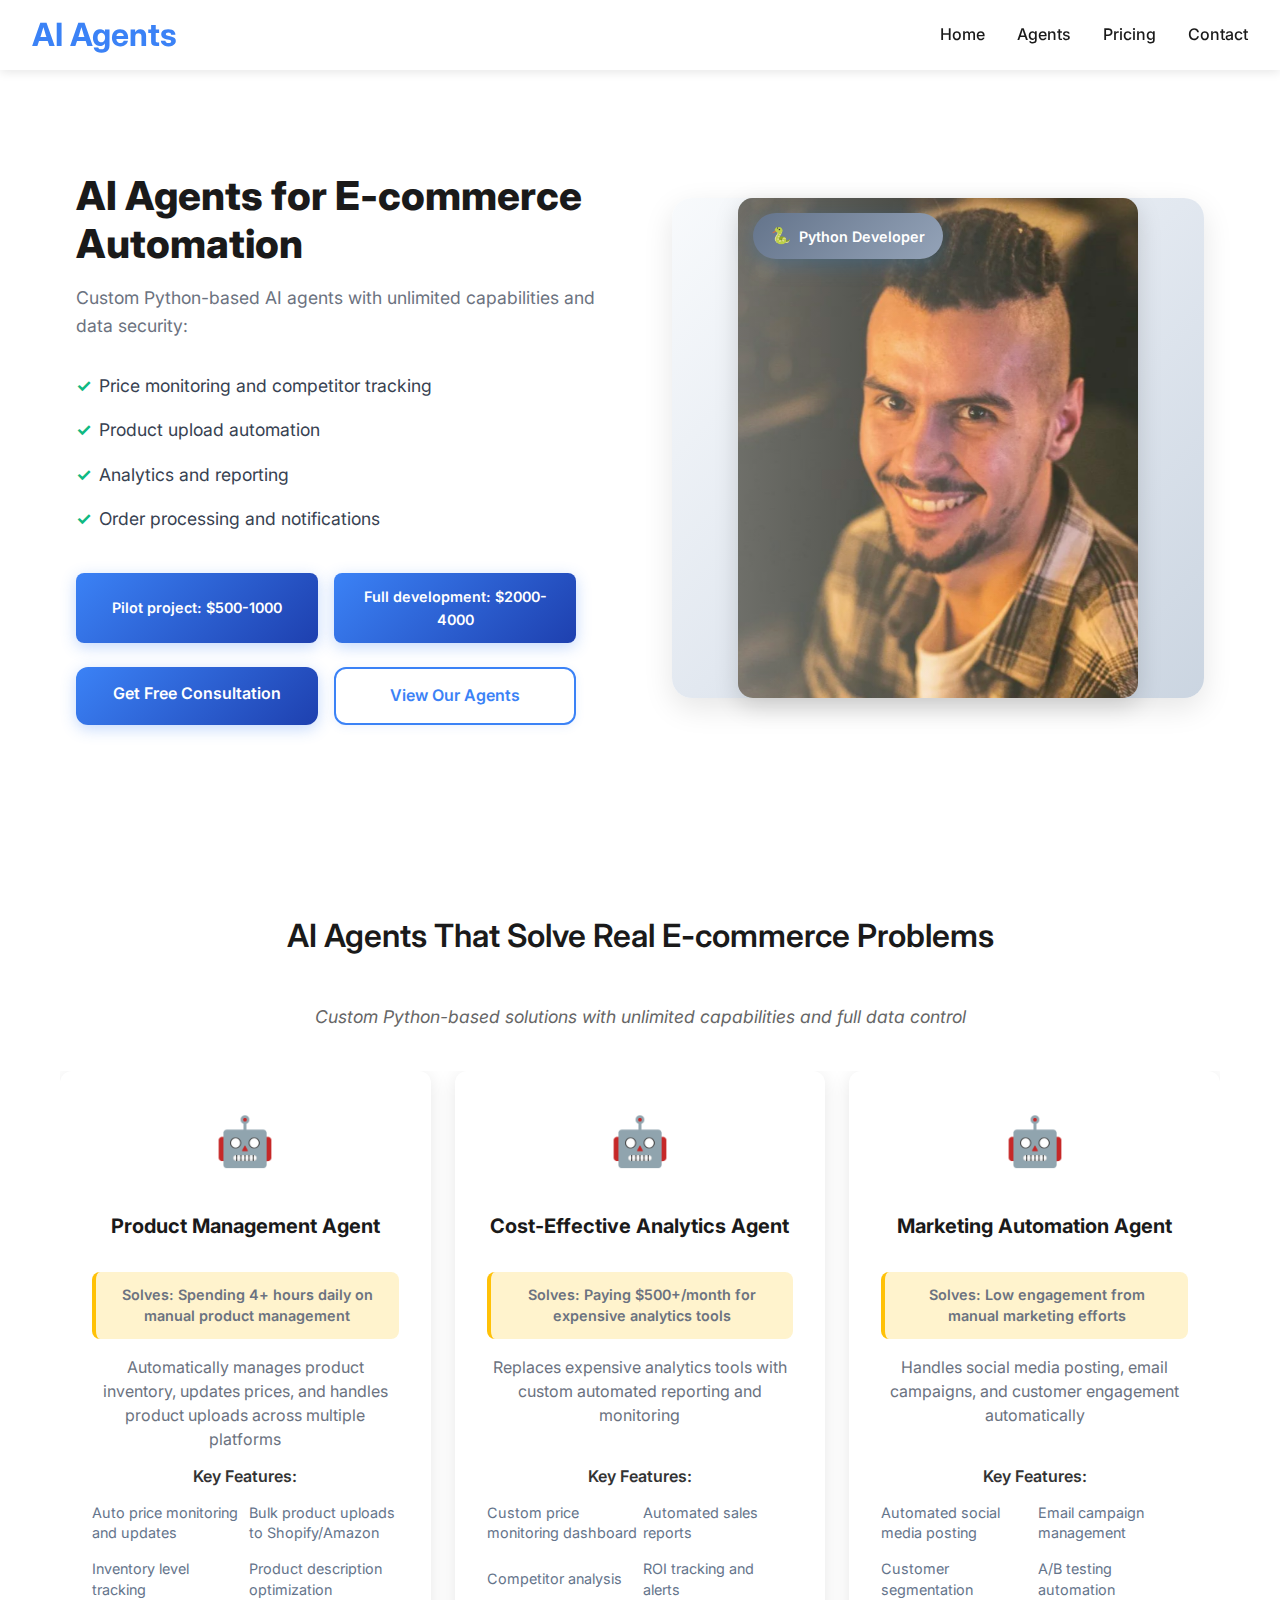
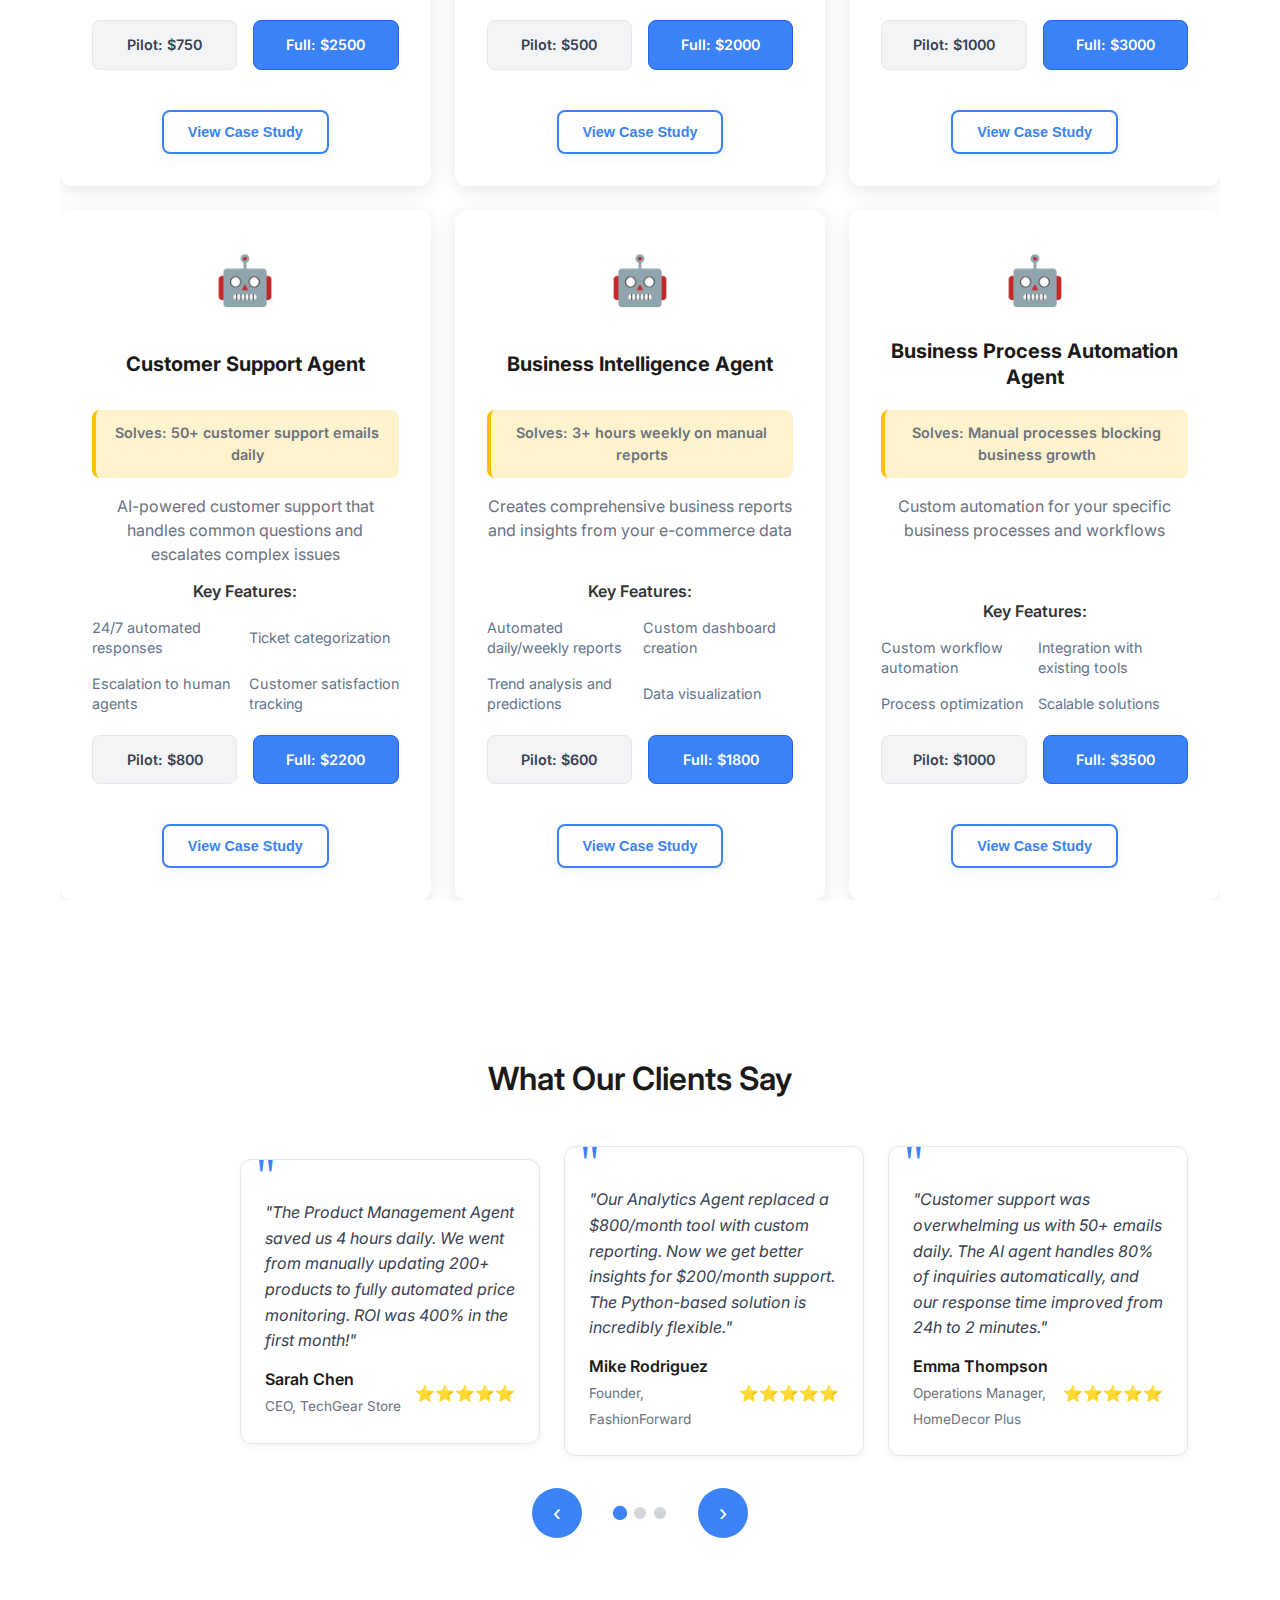
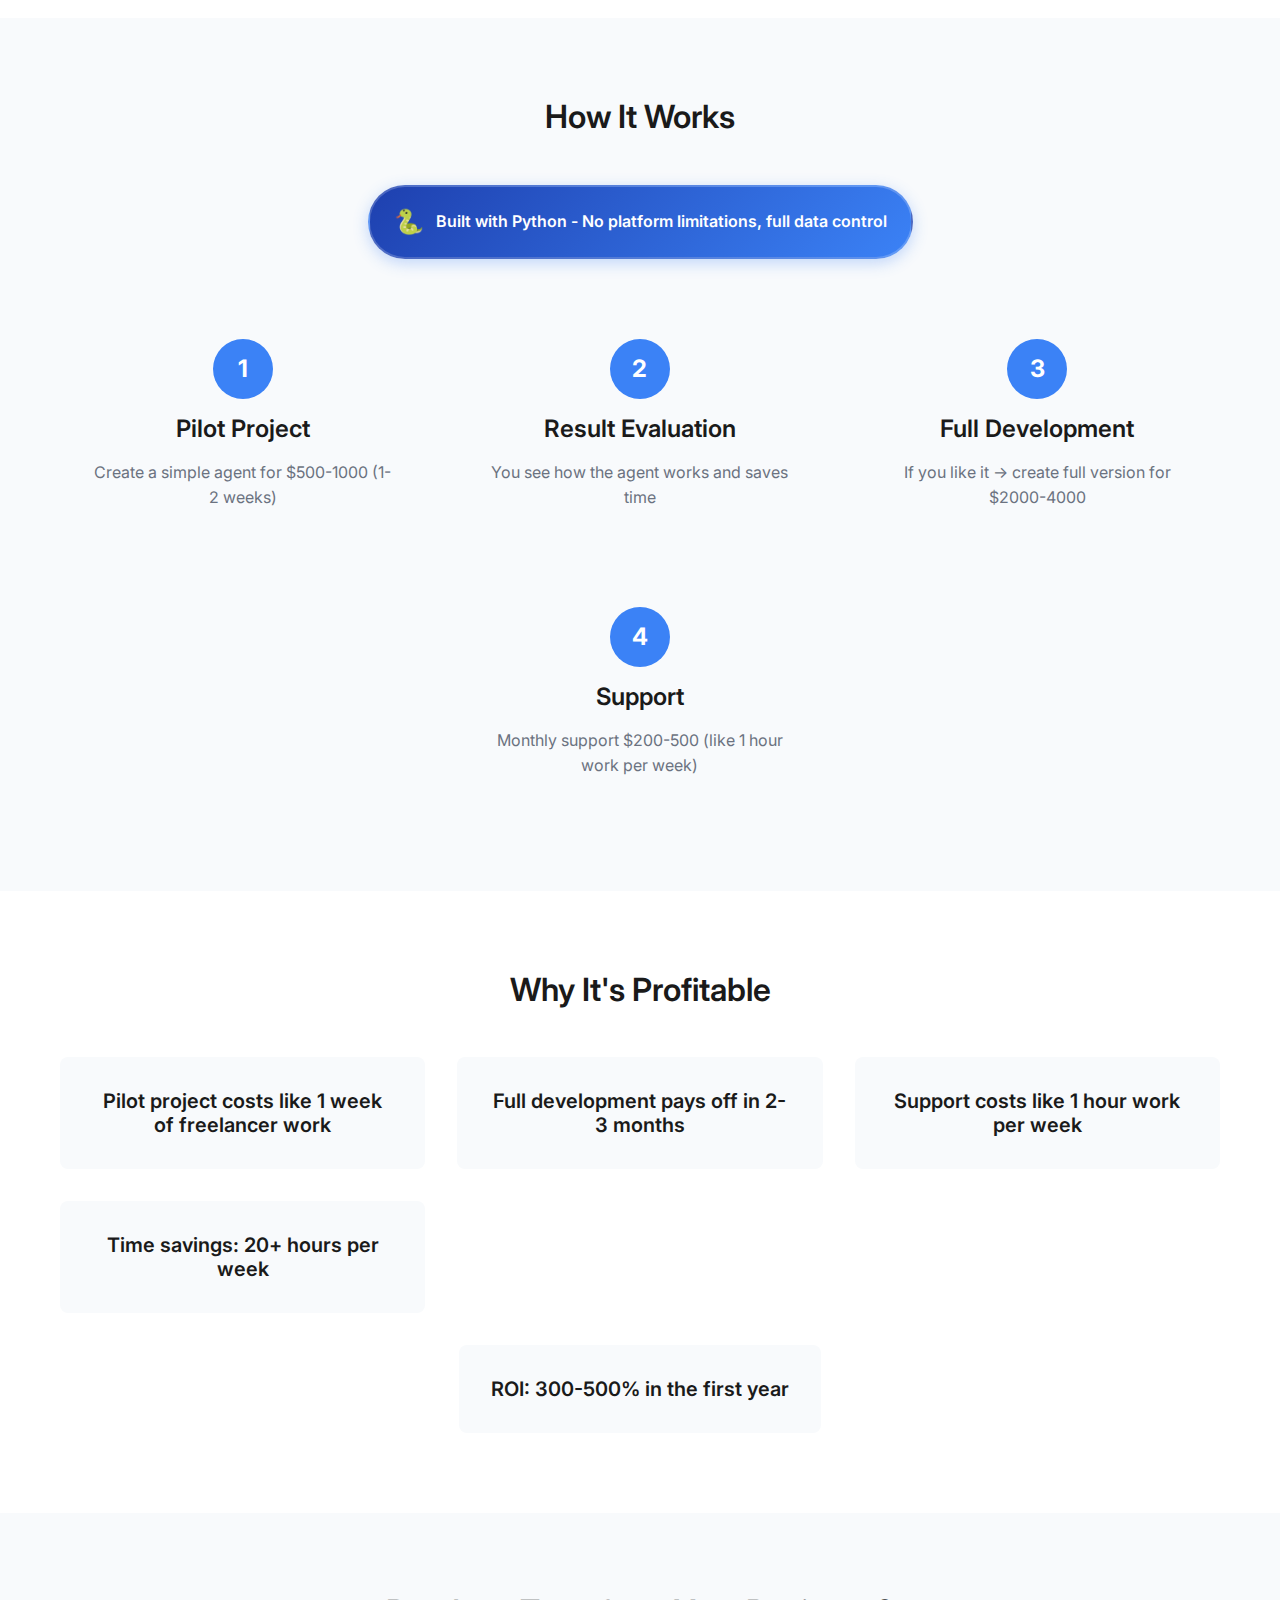
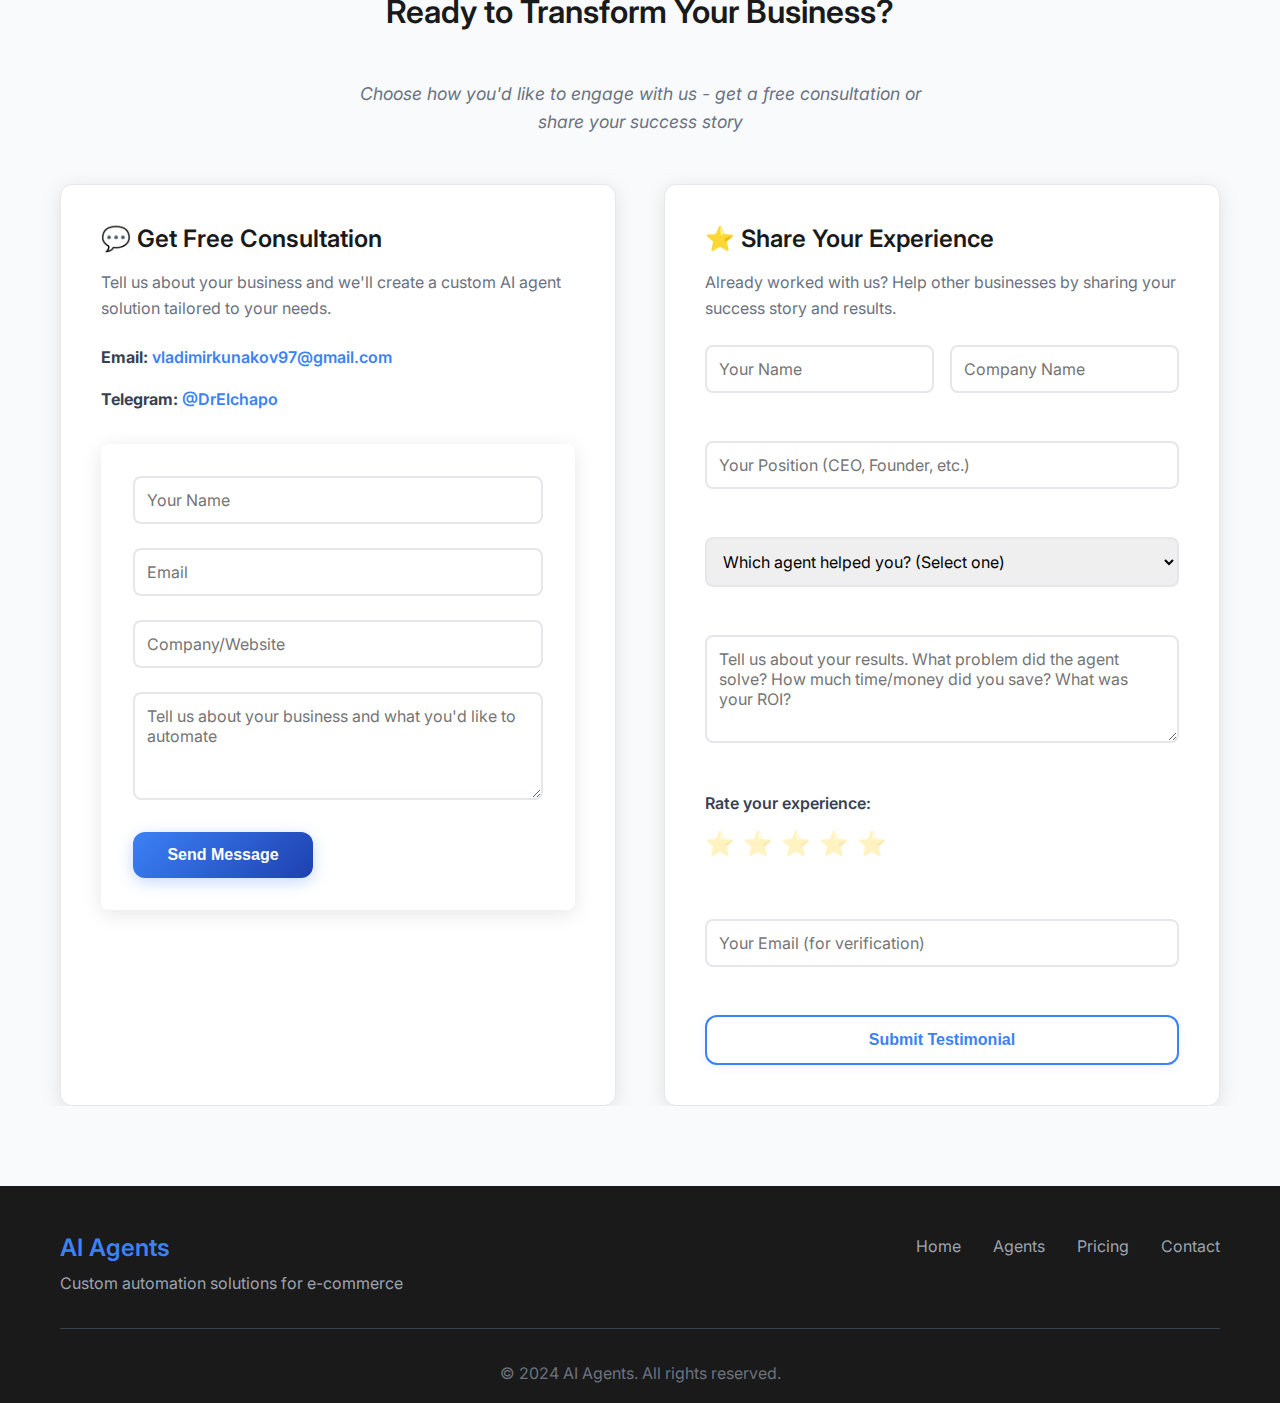
<file: index.html>
<!DOCTYPE html>
<html lang="en">
<head>
    <meta charset="UTF-8">
    <meta name="viewport" content="width=device-width, initial-scale=1.0">
    <title>AI Agents for E-commerce Automation | Custom Development</title>
    <meta name="description" content="Custom AI agents for Shopify, Amazon, Etsy automation. Save 20+ hours/week. Pilot project $500. Full development $2000-4000.">
    <meta name="keywords" content="AI agents, e-commerce automation, Shopify automation, Amazon automation, Etsy automation, Python automation">
    <link rel="stylesheet" href="css/style.css">
    <link rel="preconnect" href="https://fonts.googleapis.com">
    <link rel="preconnect" href="https://fonts.gstatic.com" crossorigin>
    <link href="https://fonts.googleapis.com/css2?family=Inter:wght@400;600;700&display=swap" rel="stylesheet">
    
    <!-- Google Analytics -->
    <script async src="https://www.googletagmanager.com/gtag/js?id=G-X48FE7DR4D"></script>
    <script>
        window.dataLayer = window.dataLayer || [];
        function gtag(){dataLayer.push(arguments);}
        gtag('js', new Date());
        gtag('config', 'G-X48FE7DR4D');
    </script>
</head>
<body>
    <!-- Header -->
    <header class="header">
        <nav class="nav">
            <div class="nav-brand">
                <h2>AI Agents</h2>
            </div>
            <div class="nav-links">
                <a href="#home">Home</a>
                <a href="agents.html">Agents</a>
                <a href="pricing.html">Pricing</a>
                <a href="#contact">Contact</a>
            </div>
        </nav>
    </header>

    <!-- Hero Section -->
    <section id="home" class="hero">
        <div class="container">
            <div class="hero-content">
                <div class="hero-left">
                    <div class="hero-image">
                        <div class="profile-photo">
                            <img src="images/profile-photo.jpg" alt="Vladimir Kunakov - AI Agent Developer" />
                            <div class="python-badge">Python Developer</div>
                        </div>
                    </div>
                </div>
                <div class="hero-right">
                    <div class="hero-text">
                        <h1 class="hero-title">AI Agents for E-commerce Automation</h1>
                        <p class="hero-subtitle">Custom Python-based AI agents with unlimited capabilities and data security:</p>
                        <ul class="hero-features">
                            <li>Price monitoring and competitor tracking</li>
                            <li>Product upload automation</li>
                            <li>Analytics and reporting</li>
                            <li>Order processing and notifications</li>
                        </ul>
                        <div class="hero-pricing">
                            <a href="#contact" class="pilot-price">Pilot project: $500-1000</a>
                            <a href="#contact" class="full-price">Full development: $2000-4000</a>
                        </div>
                        <div class="hero-cta">
                            <a href="#contact" class="btn btn-primary">Get Free Consultation</a>
                            <a href="agents.html" class="btn btn-secondary">View Our Agents</a>
                        </div>
                    </div>
                </div>
            </div>
        </div>
    </section>

    <!-- Agents Section - Updated with Real Pain Points -->
    <section id="agents" class="agents">
        <div class="container">
            <h2 class="section-title">AI Agents That Solve Real E-commerce Problems</h2>
            <p class="section-subtitle">Custom Python-based solutions with unlimited capabilities and full data control</p>
            <div class="agents-grid">
                <div class="agent-card">
                    <div class="agent-icon">🤖</div>
                    <h3>Product Management Agent</h3>
                    <p class="pain-solved">Solves: Spending 4+ hours daily on manual product management</p>
                    <p>Automatically manages product inventory, updates prices, and handles product uploads across multiple platforms</p>
                    <div class="agent-features">
                        <h4>Key Features:</h4>
                        <ul>
                            <li>Auto price monitoring and updates</li>
                            <li>Bulk product uploads to Shopify/Amazon</li>
                            <li>Inventory level tracking</li>
                            <li>Product description optimization</li>
                        </ul>
                    </div>
                    <div class="agent-pricing">
                        <span class="pilot">Pilot: $750</span>
                        <span class="full">Full: $2500</span>
                    </div>
                    <div class="agent-actions">
                        <button class="btn-case-study" data-agent="product-management">View Case Study</button>
                    </div>
                </div>

                <div class="agent-card">
                    <div class="agent-icon">🤖</div>
                    <h3>Cost-Effective Analytics Agent</h3>
                    <p class="pain-solved">Solves: Paying $500+/month for expensive analytics tools</p>
                    <p>Replaces expensive analytics tools with custom automated reporting and monitoring</p>
                    <div class="agent-features">
                        <h4>Key Features:</h4>
                        <ul>
                            <li>Custom price monitoring dashboard</li>
                            <li>Automated sales reports</li>
                            <li>Competitor analysis</li>
                            <li>ROI tracking and alerts</li>
                        </ul>
                    </div>
                    <div class="agent-pricing">
                        <span class="pilot">Pilot: $500</span>
                        <span class="full">Full: $2000</span>
                    </div>
                    <div class="agent-actions">
                        <button class="btn-case-study" data-agent="analytics">View Case Study</button>
                    </div>
                </div>

                <div class="agent-card">
                    <div class="agent-icon">🤖</div>
                    <h3>Marketing Automation Agent</h3>
                    <p class="pain-solved">Solves: Low engagement from manual marketing efforts</p>
                    <p>Handles social media posting, email campaigns, and customer engagement automatically</p>
                    <div class="agent-features">
                        <h4>Key Features:</h4>
                        <ul>
                            <li>Automated social media posting</li>
                            <li>Email campaign management</li>
                            <li>Customer segmentation</li>
                            <li>A/B testing automation</li>
                        </ul>
                    </div>
                    <div class="agent-pricing">
                        <span class="pilot">Pilot: $1000</span>
                        <span class="full">Full: $3000</span>
                    </div>
                    <div class="agent-actions">
                        <button class="btn-case-study" data-agent="marketing">View Case Study</button>
                    </div>
                </div>

                <div class="agent-card">
                    <div class="agent-icon">🤖</div>
                    <h3>Customer Support Agent</h3>
                    <p class="pain-solved">Solves: 50+ customer support emails daily</p>
                    <p>AI-powered customer support that handles common questions and escalates complex issues</p>
                    <div class="agent-features">
                        <h4>Key Features:</h4>
                        <ul>
                            <li>24/7 automated responses</li>
                            <li>Ticket categorization</li>
                            <li>Escalation to human agents</li>
                            <li>Customer satisfaction tracking</li>
                        </ul>
                    </div>
                    <div class="agent-pricing">
                        <span class="pilot">Pilot: $800</span>
                        <span class="full">Full: $2200</span>
                    </div>
                    <div class="agent-actions">
                        <button class="btn-case-study" data-agent="support">View Case Study</button>
                    </div>
                </div>

                <div class="agent-card">
                    <div class="agent-icon">🤖</div>
                    <h3>Business Intelligence Agent</h3>
                    <p class="pain-solved">Solves: 3+ hours weekly on manual reports</p>
                    <p>Creates comprehensive business reports and insights from your e-commerce data</p>
                    <div class="agent-features">
                        <h4>Key Features:</h4>
                        <ul>
                            <li>Automated daily/weekly reports</li>
                            <li>Custom dashboard creation</li>
                            <li>Trend analysis and predictions</li>
                            <li>Data visualization</li>
                        </ul>
                    </div>
                    <div class="agent-pricing">
                        <span class="pilot">Pilot: $600</span>
                        <span class="full">Full: $1800</span>
                    </div>
                    <div class="agent-actions">
                        <button class="btn-case-study" data-agent="business-intelligence">View Case Study</button>
                    </div>
                </div>

                <div class="agent-card">
                    <div class="agent-icon">🤖</div>
                    <h3>Business Process Automation Agent</h3>
                    <p class="pain-solved">Solves: Manual processes blocking business growth</p>
                    <p>Custom automation for your specific business processes and workflows</p>
                    <div class="agent-features">
                        <h4>Key Features:</h4>
                        <ul>
                            <li>Custom workflow automation</li>
                            <li>Integration with existing tools</li>
                            <li>Process optimization</li>
                            <li>Scalable solutions</li>
                        </ul>
                    </div>
                    <div class="agent-pricing">
                        <span class="pilot">Pilot: $1000</span>
                        <span class="full">Full: $3500</span>
                    </div>
                    <div class="agent-actions">
                        <button class="btn-case-study" data-agent="process-automation">View Case Study</button>
                    </div>
                </div>
            </div>
        </div>
    </section>

    <!-- Testimonials Section -->
    <section class="testimonials">
        <div class="container">
            <h2 class="section-title">What Our Clients Say</h2>
            <div class="testimonials-carousel">
                <div class="carousel-container">
                    <div class="carousel-track" id="testimonialsTrack">
                        <!-- Testimonials will be loaded here by JavaScript -->
                    </div>
                </div>
                <div class="carousel-controls">
                    <button class="carousel-btn prev-btn" id="prevBtn">‹</button>
                    <div class="carousel-dots" id="carouselDots"></div>
                    <button class="carousel-btn next-btn" id="nextBtn">›</button>
                </div>
            </div>
        </div>
    </section>

    <!-- How It Works Section -->
    <section class="how-it-works">
        <div class="container">
            <h2 class="section-title">How It Works</h2>
            <div class="tech-advantage">
                <div class="tech-badge">
                    <span class="tech-icon">🐍</span>
                    <span class="tech-text">Built with Python - No platform limitations, full data control</span>
                </div>
            </div>
            <div class="steps">
                <div class="step">
                    <div class="step-number">1</div>
                    <h3>Pilot Project</h3>
                    <p>Create a simple agent for $500-1000 (1-2 weeks)</p>
                </div>
                <div class="step">
                    <div class="step-number">2</div>
                    <h3>Result Evaluation</h3>
                    <p>You see how the agent works and saves time</p>
                </div>
                <div class="step">
                    <div class="step-number">3</div>
                    <h3>Full Development</h3>
                    <p>If you like it → create full version for $2000-4000</p>
                </div>
                <div class="step">
                    <div class="step-number">4</div>
                    <h3>Support</h3>
                    <p>Monthly support $200-500 (like 1 hour work per week)</p>
                </div>
            </div>
        </div>
    </section>

    <!-- Why It's Profitable Section -->
    <section class="benefits">
        <div class="container">
            <h2 class="section-title">Why It's Profitable</h2>
            <div class="benefits-grid">
                <div class="benefit">
                    <h3>Pilot project costs like 1 week of freelancer work</h3>
                </div>
                <div class="benefit">
                    <h3>Full development pays off in 2-3 months</h3>
                </div>
                <div class="benefit">
                    <h3>Support costs like 1 hour work per week</h3>
                </div>
                <div class="benefit">
                    <h3>Time savings: 20+ hours per week</h3>
                </div>
            </div>
            <div class="roi-block">
                <div class="benefit">
                    <h3>ROI: 300-500% in the first year</h3>
                </div>
            </div>
        </div>
    </section>

    <!-- Contact Section -->
    <section id="contact" class="contact">
        <div class="container">
            <h2 class="section-title">Ready to Transform Your Business?</h2>
            <p class="section-subtitle">Choose how you'd like to engage with us - get a free consultation or share your success story</p>
            <div class="contact-forms-container">
                <!-- Contact Form -->
                <div class="contact-form-section">
                    <h3>💬 Get Free Consultation</h3>
                    <p>Tell us about your business and we'll create a custom AI agent solution tailored to your needs.</p>
                    <div class="contact-methods">
                        <div class="contact-method">
                            <strong>Email:</strong> <a href="mailto:vladimirkunakov97@gmail.com?subject=AI Agents Inquiry&body=Hello! I'm interested in your AI automation services. Please tell me more about:">vladimirkunakov97@gmail.com</a>
                        </div>
                        <div class="contact-method">
                            <strong>Telegram:</strong> <a href="https://t.me/DrElchapo" target="_blank">@DrElchapo</a>
                        </div>
                    </div>
                    <form class="contact-form" action="https://formspree.io/f/xrbyngrz" method="POST">
                        <div class="form-group">
                            <input type="text" name="name" placeholder="Your Name" required>
                        </div>
                        <div class="form-group">
                            <input type="email" name="email" placeholder="Email" required>
                        </div>
                        <div class="form-group">
                            <input type="text" name="company" placeholder="Company/Website">
                        </div>
                        <div class="form-group">
                            <textarea name="message" placeholder="Tell us about your business and what you'd like to automate" rows="4" required></textarea>
                        </div>
                        <button type="submit" class="btn btn-primary">Send Message</button>
                    </form>
                </div>
                
                <!-- Testimonials Form -->
                <div class="testimonial-form-section">
                    <h3>⭐ Share Your Experience</h3>
                    <p>Already worked with us? Help other businesses by sharing your success story and results.</p>
                    <form class="testimonial-form" id="testimonialForm" action="https://formspree.io/f/mblznjqj" method="POST">
                        <div class="form-row">
                            <div class="form-group">
                                <input type="text" id="clientName" name="clientName" placeholder="Your Name" required>
                            </div>
                            <div class="form-group">
                                <input type="text" id="companyName" name="companyName" placeholder="Company Name" required>
                            </div>
                        </div>
                        
                        <div class="form-group">
                            <input type="text" id="jobTitle" name="jobTitle" placeholder="Your Position (CEO, Founder, etc.)" required>
                        </div>
                        
                        <div class="form-group">
                            <select id="agentType" name="agentType" required>
                                <option value="">Which agent helped you? (Select one)</option>
                                <option value="product-management">Product Management Agent</option>
                                <option value="analytics">Cost-Effective Analytics Agent</option>
                                <option value="marketing">Marketing Automation Agent</option>
                                <option value="support">Customer Support Agent</option>
                                <option value="business-intelligence">Business Intelligence Agent</option>
                                <option value="process-automation">Business Process Automation Agent</option>
                                <option value="custom">Custom Solution</option>
                            </select>
                        </div>
                        
                        <div class="form-group">
                            <textarea id="testimonialText" name="testimonialText" placeholder="Tell us about your results. What problem did the agent solve? How much time/money did you save? What was your ROI?" rows="4" required></textarea>
                        </div>
                        
                        <div class="form-group">
                            <label for="rating" class="rating-label">Rate your experience:</label>
                            <div class="rating-input">
                                <input type="radio" id="star5" name="rating" value="5" required>
                                <label for="star5">⭐</label>
                                <input type="radio" id="star4" name="rating" value="4">
                                <label for="star4">⭐</label>
                                <input type="radio" id="star3" name="rating" value="3">
                                <label for="star3">⭐</label>
                                <input type="radio" id="star2" name="rating" value="2">
                                <label for="star2">⭐</label>
                                <input type="radio" id="star1" name="rating" value="1">
                                <label for="star1">⭐</label>
                            </div>
                        </div>
                        
                        <div class="form-group">
                            <input type="email" id="email" name="email" placeholder="Your Email (for verification)" required>
                        </div>
                        
                        <button type="submit" class="btn btn-secondary">Submit Testimonial</button>
                    </form>
                </div>
            </div>
        </div>
    </section>

    <!-- Footer -->
    <footer class="footer">
        <div class="container">
            <div class="footer-content">
                <div class="footer-brand">
                    <h3>AI Agents</h3>
                    <p>Custom automation solutions for e-commerce</p>
                </div>
                <div class="footer-links">
                    <a href="#home">Home</a>
                    <a href="agents.html">Agents</a>
                    <a href="pricing.html">Pricing</a>
                    <a href="#contact">Contact</a>
                </div>
            </div>
            <div class="footer-bottom">
                <p>&copy; 2024 AI Agents. All rights reserved.</p>
            </div>
        </div>
    </footer>

    <!-- Case Study Modals -->
    <!-- Product Management Agent Modal -->
    <div id="modal-product-management" class="modal">
        <div class="modal-content">
            <div class="modal-header">
                <h2>Product Management Agent - Case Study</h2>
                <button class="modal-close">&times;</button>
            </div>
            <div class="modal-body">
                <div class="case-study-section">
                    <h3>Client Problem</h3>
                    <div class="problem-box">
                        <p>An online store owner spent 4+ hours daily managing products:</p>
                        <ul>
                            <li>Updating prices across Shopify, Amazon, and eBay</li>
                            <li>Tracking inventory manually</li>
                            <li>Writing and uploading new product descriptions</li>
                            <li>Missing competitor price updates → losing Buy Box positions</li>
                            <li>Frequent stockouts → lost sales</li>
                        </ul>
                    </div>
                </div>

                <div class="case-study-section">
                    <h3>Our Solution</h3>
                    <div class="solution-box">
                        <p>We built a Python-based AI Agent that automates all product operations:</p>
                        <ul>
                            <li>✅ Real-time price monitoring and competitor alerts</li>
                            <li>✅ Inventory synchronization across all platforms</li>
                            <li>✅ Bulk product uploads with AI descriptions</li>
                            <li>✅ Smart reorder point notifications</li>
                        </ul>
                    </div>
                </div>

                <div class="case-study-section">
                    <h3>Results & ROI</h3>
                    <div class="results-box">
                        <p>💡 The agent pays for itself within the first month of use.</p>
                    </div>
                </div>

                <div class="case-study-section">
                    <h3>Key Metrics</h3>
                    <div class="metrics-grid">
                        <div class="metric-card">
                            <div class="metric-value">75%</div>
                            <div class="metric-label">Time saved (3h/day)</div>
                        </div>
                        <div class="metric-card">
                            <div class="metric-value">$2,400</div>
                            <div class="metric-label">Monthly savings</div>
                        </div>
                        <div class="metric-card">
                            <div class="metric-value">15%</div>
                            <div class="metric-label">Sales increase</div>
                        </div>
                        <div class="metric-card">
                            <div class="metric-value">3 weeks</div>
                            <div class="metric-label">Payback period</div>
                        </div>
                        <div class="metric-card">
                            <div class="metric-value">≈400%</div>
                            <div class="metric-label">ROI (first year)</div>
                        </div>
                    </div>
                </div>

                <div class="disclaimer">
                    <strong>Disclaimer:</strong> This is an example scenario based on typical e-commerce stores we work with. Actual results may vary based on store size, complexity, and implementation.
                </div>
            </div>
        </div>
    </div>

    <!-- Analytics Agent Modal -->
    <div id="modal-analytics" class="modal">
        <div class="modal-content">
            <div class="modal-header">
                <h2>Cost-Effective Analytics Agent - Case Study</h2>
                <button class="modal-close">&times;</button>
            </div>
            <div class="modal-body">
                <div class="case-study-section">
                    <h3>Client Problem</h3>
                    <div class="problem-box">
                        <p>An e-commerce business spent $5,000–10,000/month on analytics tools — Google Analytics 360, Adobe Analytics, Mixpanel, and Hotjar — but still lacked custom insights about product performance and marketing ROI.</p>
                        <p><strong>Pain Points:</strong></p>
                        <ul>
                            <li>Multiple dashboards, no unified view</li>
                            <li>No product-level profitability tracking</li>
                            <li>Expensive subscriptions with limited flexibility</li>
                        </ul>
                    </div>
                </div>

                <div class="case-study-section">
                    <h3>Our Solution</h3>
                    <div class="solution-box">
                        <p>We built a custom Python AI Analytics Agent that consolidates all analytics into one intelligent dashboard:</p>
                        <ul>
                            <li>✅ E-commerce–specific metrics (revenue per SKU, profit margin, CAC/LTV)</li>
                            <li>✅ Automated daily & weekly performance reports</li>
                            <li>✅ Competitor price analysis</li>
                            <li>✅ Customer behavior heatmaps</li>
                            <li>✅ ROI tracking across marketing campaigns</li>
                        </ul>
                    </div>
                </div>

                <div class="case-study-section">
                    <h3>Results & ROI</h3>
                    <div class="results-box">
                        <p>💡 The agent replaced $6,000/month in SaaS tools and delivered better insights — with zero recurring fees.</p>
                    </div>
                </div>

                <div class="case-study-section">
                    <h3>Key Metrics</h3>
                    <div class="metrics-grid">
                        <div class="metric-card">
                            <div class="metric-value">≈$6,000</div>
                            <div class="metric-label">Monthly savings</div>
                        </div>
                        <div class="metric-card">
                            <div class="metric-value">+25%</div>
                            <div class="metric-label">Insights accuracy</div>
                        </div>
                        <div class="metric-card">
                            <div class="metric-value">+$3,000</div>
                            <div class="metric-label">Additional revenue</div>
                        </div>
                        <div class="metric-card">
                            <div class="metric-value">2 weeks</div>
                            <div class="metric-label">Payback period</div>
                        </div>
                        <div class="metric-card">
                            <div class="metric-value">~3,500%</div>
                            <div class="metric-label">ROI (1st year)</div>
                        </div>
                        <div class="metric-card">
                            <div class="metric-value">$0/month</div>
                            <div class="metric-label">Ongoing costs</div>
                        </div>
                    </div>
                </div>

                <div class="disclaimer">
                    <strong>Disclaimer:</strong> This is an example scenario based on typical e-commerce stores we work with. Actual results may vary based on store size, complexity, and implementation.
                </div>
            </div>
        </div>
    </div>

    <!-- Marketing Agent Modal -->
    <div id="modal-marketing" class="modal">
        <div class="modal-content">
            <div class="modal-header">
                <h2>Marketing Automation Agent - Case Study</h2>
                <button class="modal-close">&times;</button>
            </div>
            <div class="modal-body">
                <div class="case-study-section">
                    <h3>Client Problem</h3>
                    <div class="problem-box">
                        <p>An online store spent 3+ hours daily on manual marketing tasks:</p>
                        <ul>
                            <li>Writing and posting on multiple social media platforms</li>
                            <li>Sending generic email campaigns with low open rates</li>
                            <li>Inconsistent posting schedule and missed peak times</li>
                            <li>No segmentation → poor engagement and retention</li>
                        </ul>
                        <p>This manual process consumed valuable time and limited growth.</p>
                    </div>
                </div>

                <div class="case-study-section">
                    <h3>Our Solution</h3>
                    <div class="solution-box">
                        <p>We implemented an AI-powered Marketing Agent that fully automates marketing operations:</p>
                        <ul>
                            <li>✅ Smart scheduling for all social platforms (Instagram, TikTok, Facebook)</li>
                            <li>✅ AI-generated captions and posts based on trending content</li>
                            <li>✅ Automated personalized email campaigns</li>
                            <li>✅ Customer segmentation & dynamic targeting</li>
                            <li>✅ Performance analytics and optimization</li>
                        </ul>
                    </div>
                </div>

                <div class="case-study-section">
                    <h3>Results & ROI</h3>
                    <div class="results-box">
                        <p>💡 The agent turned inconsistent, manual marketing into an automated growth engine — paying for itself within a month.</p>
                    </div>
                </div>

                <div class="case-study-section">
                    <h3>Key Metrics</h3>
                    <div class="metrics-grid">
                        <div class="metric-card">
                            <div class="metric-value">+200%</div>
                            <div class="metric-label">Engagement increase</div>
                        </div>
                        <div class="metric-card">
                            <div class="metric-value">2.5h/day</div>
                            <div class="metric-label">Time saved (~$1,500/month)</div>
                        </div>
                        <div class="metric-card">
                            <div class="metric-value">$1,800</div>
                            <div class="metric-label">Total monthly benefit</div>
                        </div>
                        <div class="metric-card">
                            <div class="metric-value">35%</div>
                            <div class="metric-label">Email open rate (up from 20%)</div>
                        </div>
                        <div class="metric-card">
                            <div class="metric-value">4 weeks</div>
                            <div class="metric-label">Payback period</div>
                        </div>
                        <div class="metric-card">
                            <div class="metric-value">≈500%</div>
                            <div class="metric-label">ROI (first year)</div>
                        </div>
                    </div>
                </div>

                <div class="disclaimer">
                    <strong>Disclaimer:</strong> This is an example scenario based on typical e-commerce stores we work with. Actual results may vary based on store size, complexity, and implementation.
                </div>
            </div>
        </div>
    </div>

    <!-- Support Agent Modal -->
    <div id="modal-support" class="modal">
        <div class="modal-content">
            <div class="modal-header">
                <h2>Customer Support Agent - Case Study</h2>
                <button class="modal-close">&times;</button>
            </div>
            <div class="modal-body">
                <div class="case-study-section">
                    <h3>Client Problem</h3>
                    <div class="problem-box">
                        <p>An online store received 50+ customer support emails daily, forcing the owner to spend 4+ hours answering repetitive questions:</p>
                        <ul>
                            <li>Slow response times (often 24+ hours)</li>
                            <li>No ticket prioritization or categorization</li>
                            <li>Frequent missed messages</li>
                            <li>Declining customer satisfaction and reviews</li>
                        </ul>
                        <p>Support became a daily struggle instead of a growth enabler.</p>
                    </div>
                </div>

                <div class="case-study-section">
                    <h3>Our Solution</h3>
                    <div class="solution-box">
                        <p>We implemented an AI Customer Support Agent that automates and streamlines communication:</p>
                        <ul>
                            <li>✅ 24/7 automated responses to common inquiries</li>
                            <li>✅ Smart categorization & routing of tickets</li>
                            <li>✅ Escalation to human support when needed</li>
                            <li>✅ Integration with existing knowledge base</li>
                            <li>✅ Continuous satisfaction tracking & analytics</li>
                        </ul>
                    </div>
                </div>

                <div class="case-study-section">
                    <h3>Results & ROI</h3>
                    <div class="results-box">
                        <p>💡 The agent now resolves 4 out of 5 support requests automatically — freeing the team to focus on growth and improving retention.</p>
                    </div>
                </div>

                <div class="case-study-section">
                    <h3>Key Metrics</h3>
                    <div class="metrics-grid">
                        <div class="metric-card">
                            <div class="metric-value">80%</div>
                            <div class="metric-label">Automation rate</div>
                        </div>
                        <div class="metric-card">
                            <div class="metric-value">3h/day</div>
                            <div class="metric-label">Time saved (~$1,800/month)</div>
                        </div>
                        <div class="metric-card">
                            <div class="metric-value">$2,200</div>
                            <div class="metric-label">Total monthly benefit</div>
                        </div>
                        <div class="metric-card">
                            <div class="metric-value">24h → 2h</div>
                            <div class="metric-label">Average response time</div>
                        </div>
                        <div class="metric-card">
                            <div class="metric-value">95%</div>
                            <div class="metric-label">Customer satisfaction (up from 70%)</div>
                        </div>
                        <div class="metric-card">
                            <div class="metric-value">3–4 weeks</div>
                            <div class="metric-label">Payback period</div>
                        </div>
                        <div class="metric-card">
                            <div class="metric-value">≈800%</div>
                            <div class="metric-label">ROI (first year)</div>
                        </div>
                    </div>
                </div>

                <div class="disclaimer">
                    <strong>Disclaimer:</strong> This is an example scenario based on typical e-commerce stores we work with. Actual results may vary based on store size, complexity, and implementation.
                </div>
            </div>
        </div>
    </div>

    <!-- Business Intelligence Agent Modal -->
    <div id="modal-business-intelligence" class="modal">
        <div class="modal-content">
            <div class="modal-header">
                <h2>Business Intelligence Agent - Case Study</h2>
                <button class="modal-close">&times;</button>
            </div>
            <div class="modal-body">
                <div class="case-study-section">
                    <h3>Client Problem</h3>
                    <div class="problem-box">
                        <p>An e-commerce store spent 3+ hours every week manually preparing business reports:</p>
                        <ul>
                            <li>Collecting data from multiple sources</li>
                            <li>Consolidating it into Excel spreadsheets</li>
                            <li>Reports outdated by the time they were ready</li>
                            <li>No real-time visibility into sales or marketing performance</li>
                            <li>Missed early signs of trends and opportunities</li>
                        </ul>
                        <p>Manual reporting slowed decisions and made scaling difficult.</p>
                    </div>
                </div>

                <div class="case-study-section">
                    <h3>Our Solution</h3>
                    <div class="solution-box">
                        <p>We implemented an AI-powered Business Intelligence Agent that automates all analytics and reporting:</p>
                        <ul>
                            <li>✅ Automated daily, weekly, and monthly reports</li>
                            <li>✅ Real-time dashboard with key metrics (sales, conversion, ROI)</li>
                            <li>✅ Trend detection and predictive insights</li>
                            <li>✅ Custom visualizations and shareable dashboards</li>
                            <li>✅ Alert system for anomalies or performance drops</li>
                        </ul>
                    </div>
                </div>

                <div class="case-study-section">
                    <h3>Results & ROI</h3>
                    <div class="results-box">
                        <p>💡 The agent turned slow, manual reporting into real-time business intelligence — helping the team make faster, smarter decisions.</p>
                    </div>
                </div>

                <div class="case-study-section">
                    <h3>Key Metrics</h3>
                    <div class="metrics-grid">
                        <div class="metric-card">
                            <div class="metric-value">90%</div>
                            <div class="metric-label">Time saved</div>
                        </div>
                        <div class="metric-card">
                            <div class="metric-value">≈$1,200</div>
                            <div class="metric-label">Monthly savings</div>
                        </div>
                        <div class="metric-card">
                            <div class="metric-value">Real-time</div>
                            <div class="metric-label">Insight delivery</div>
                        </div>
                        <div class="metric-card">
                            <div class="metric-value">6 weeks</div>
                            <div class="metric-label">Payback period</div>
                        </div>
                        <div class="metric-card">
                            <div class="metric-value">≈600%</div>
                            <div class="metric-label">ROI (first year)</div>
                        </div>
                    </div>
                </div>

                <div class="disclaimer">
                    <strong>Disclaimer:</strong> This is an example scenario based on typical e-commerce stores we work with. Actual results may vary based on store size, complexity, and implementation.
                </div>
            </div>
        </div>
    </div>

    <!-- Process Automation Agent Modal -->
    <div id="modal-process-automation" class="modal">
        <div class="modal-content">
            <div class="modal-header">
                <h2>Business Process Automation Agent - Case Study</h2>
                <button class="modal-close">&times;</button>
            </div>
            <div class="modal-body">
                <div class="case-study-section">
                    <h3>Client Problem</h3>
                    <div class="problem-box">
                        <p>An e-commerce store had manual processes blocking business growth:</p>
                        <ul>
                            <li>Manual order processing taking 2+ hours daily</li>
                            <li>Inventory updates across multiple platforms</li>
                            <li>Customer data synchronization issues</li>
                            <li>Manual supplier communication</li>
                            <li>No integration between tools</li>
                        </ul>
                        <p>Manual operations created bottlenecks, increased errors, and slowed the team down.</p>
                    </div>
                </div>

                <div class="case-study-section">
                    <h3>Our Solution</h3>
                    <div class="solution-box">
                        <p>We implemented a custom AI-powered Business Process Automation Agent that streamlines all operational workflows:</p>
                        <ul>
                            <li>✅ Automated order processing and fulfillment</li>
                            <li>✅ Real-time inventory synchronization across channels</li>
                            <li>✅ Customer data integration and deduplication across platforms</li>
                            <li>✅ Automated supplier communications and PO handling</li>
                            <li>✅ Custom workflow optimization and orchestration</li>
                        </ul>
                    </div>
                </div>

                <div class="case-study-section">
                    <h3>Results & ROI</h3>
                    <div class="results-box">
                        <p>💡 The agent turned fragmented, manual operations into a single automated workflow — reducing errors, speeding fulfillment, and enabling the team to focus on growth and scaling.</p>
                    </div>
                </div>

                <div class="case-study-section">
                    <h3>Key Metrics</h3>
                    <div class="metrics-grid">
                        <div class="metric-card">
                            <div class="metric-value">85%</div>
                            <div class="metric-label">Process automation</div>
                        </div>
                        <div class="metric-card">
                            <div class="metric-value">≈$3,500</div>
                            <div class="metric-label">Monthly savings</div>
                        </div>
                        <div class="metric-card">
                            <div class="metric-value">50%</div>
                            <div class="metric-label">Error reduction</div>
                        </div>
                        <div class="metric-card">
                            <div class="metric-value">8 weeks</div>
                            <div class="metric-label">Payback period</div>
                        </div>
                        <div class="metric-card">
                            <div class="metric-value">≈800%</div>
                            <div class="metric-label">ROI (first year)</div>
                        </div>
                    </div>
                </div>

                <div class="disclaimer">
                    <strong>Disclaimer:</strong> This is an example scenario based on typical e-commerce stores we work with. Actual results may vary based on store size, complexity, and implementation.
                </div>
            </div>
        </div>
    </div>

    <script src="js/script.js"></script>
</body>
</html>
</file>
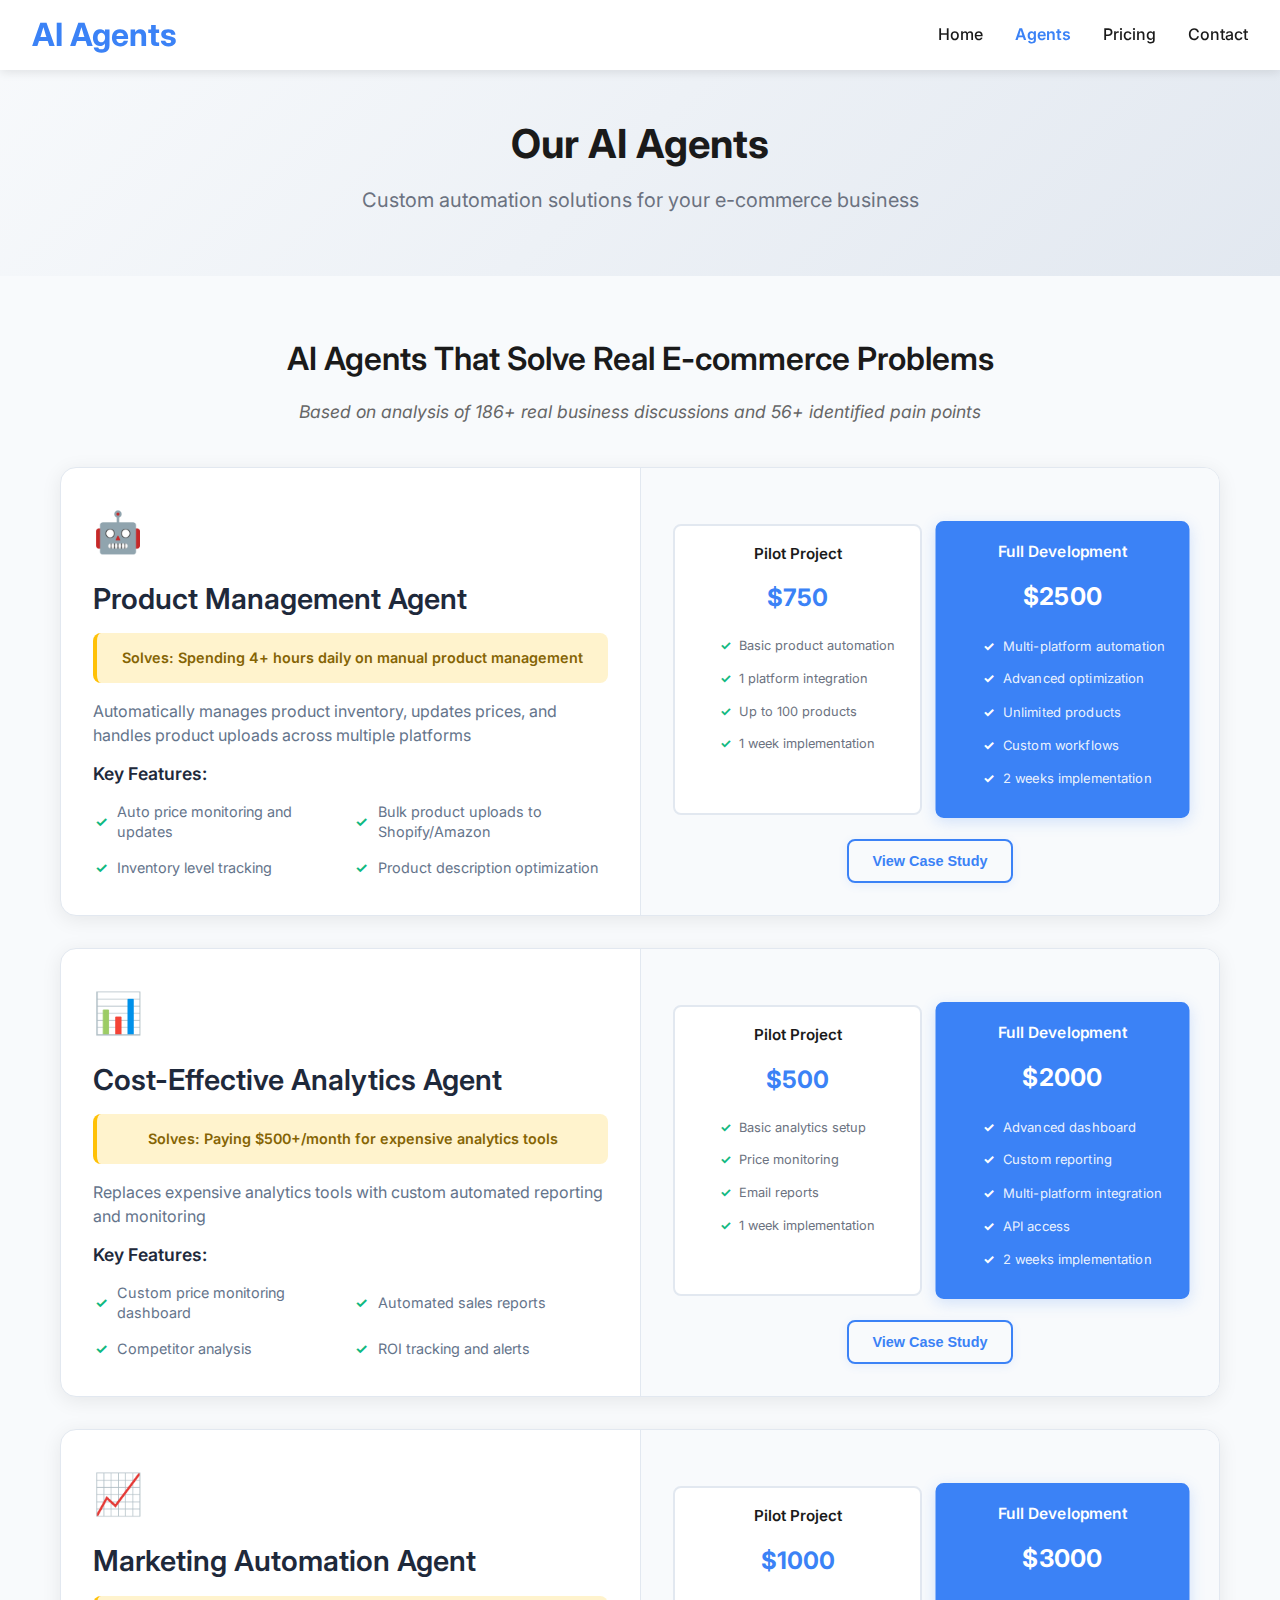
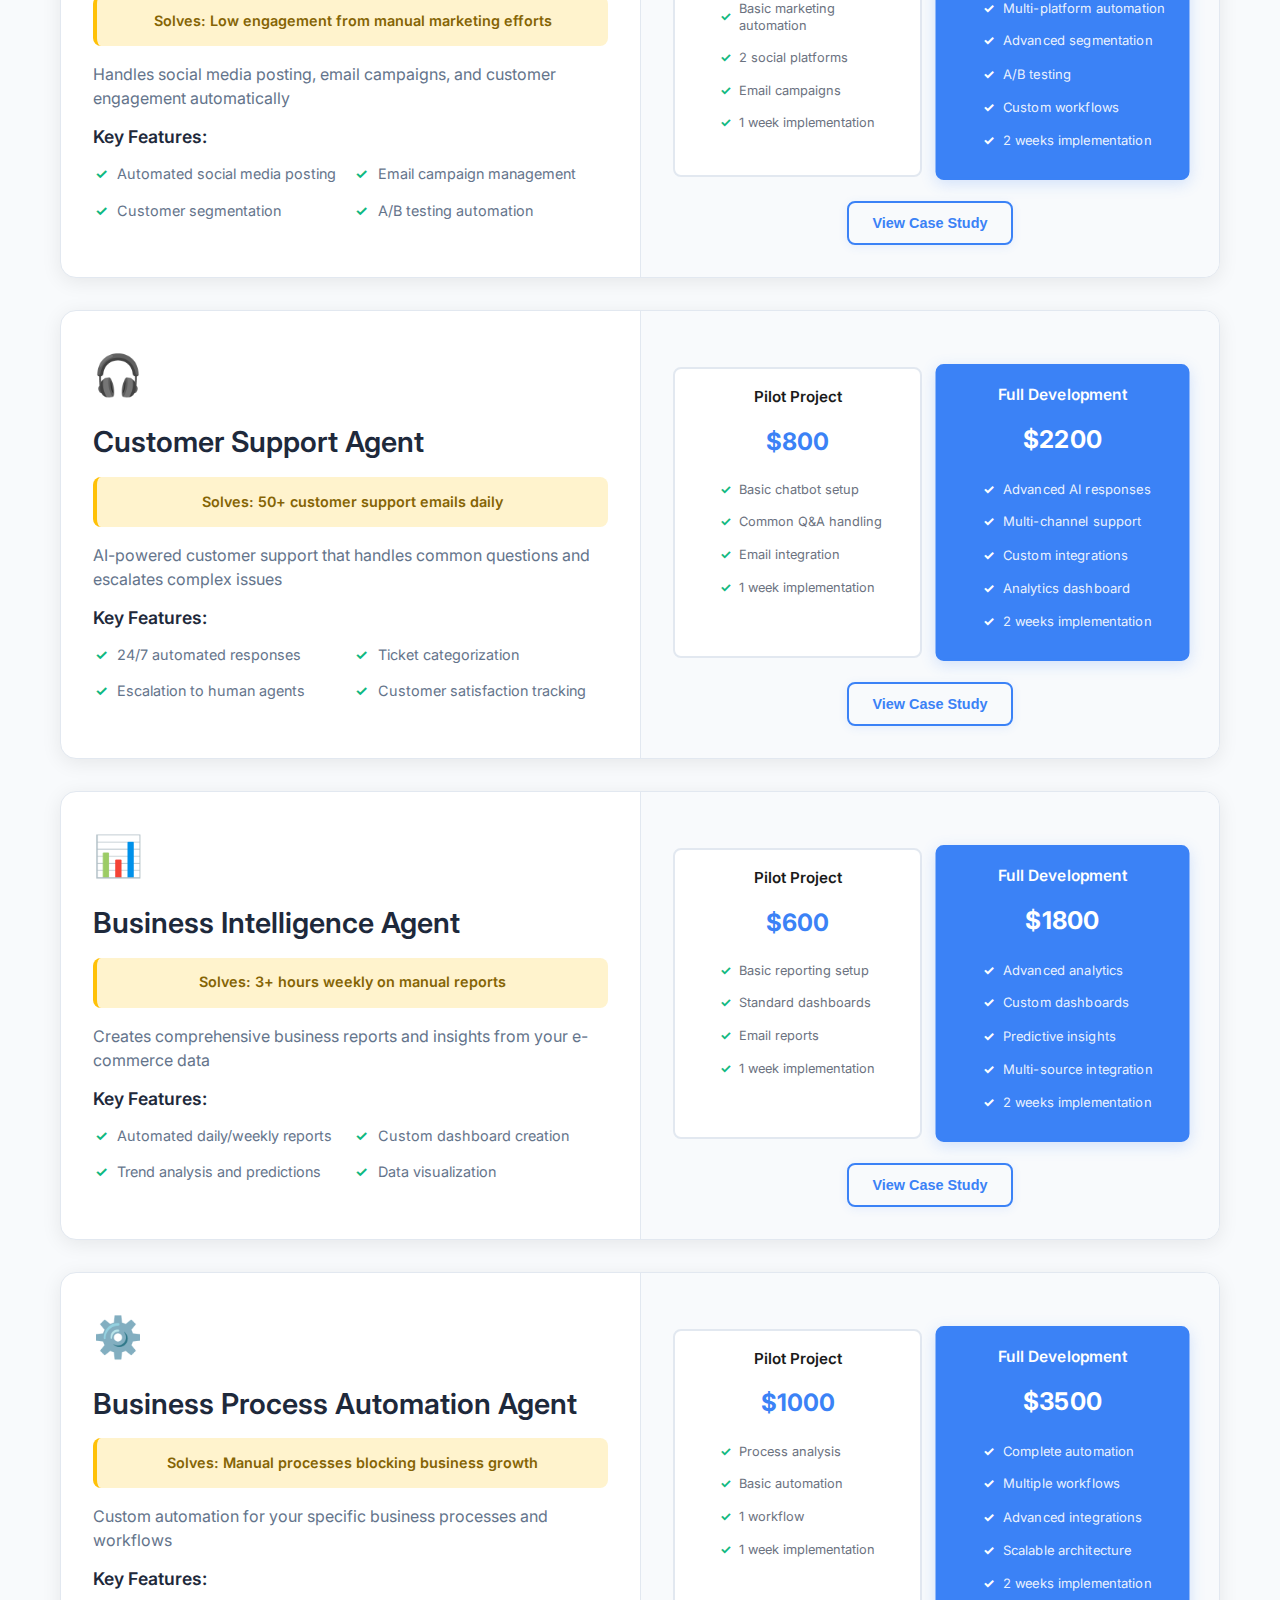
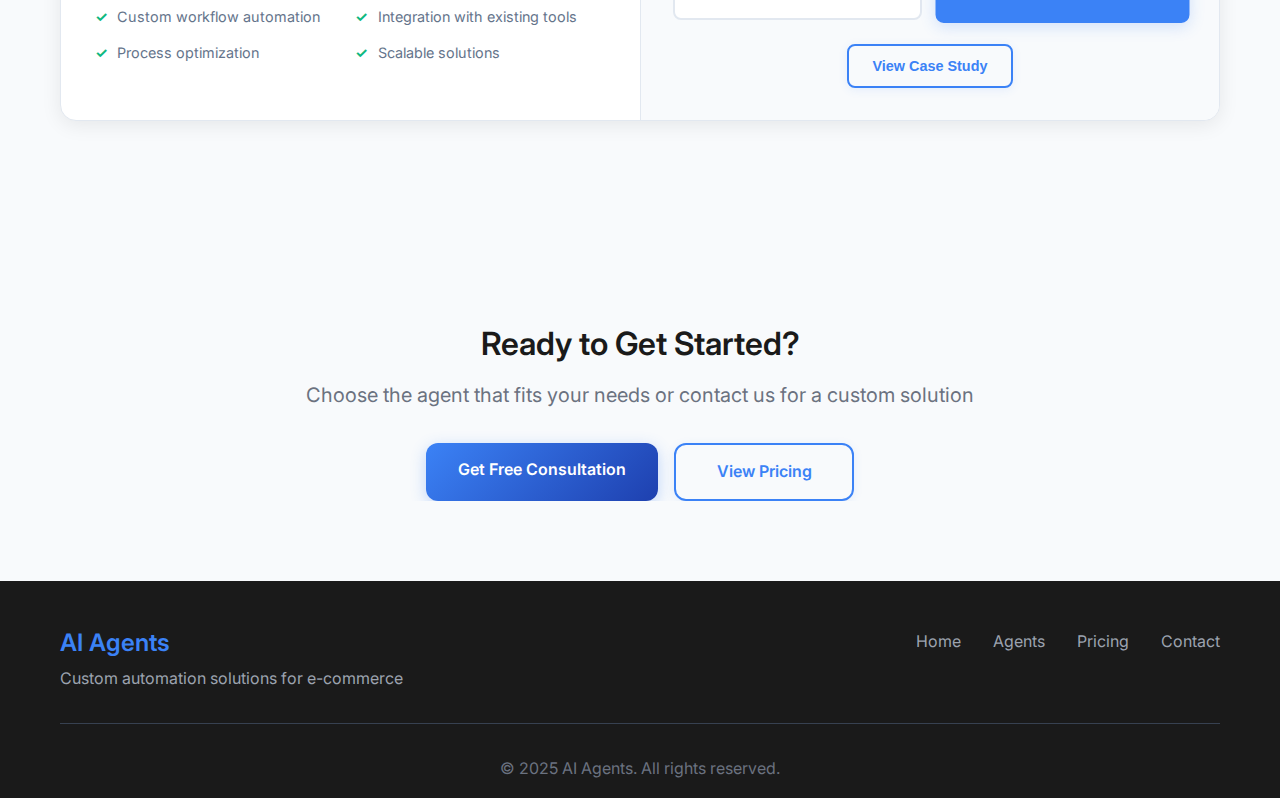
<file: agents.html>
<!DOCTYPE html>
<html lang="en">
<head>
    <meta charset="UTF-8">
    <meta name="viewport" content="width=device-width, initial-scale=1.0">
    <title>Our AI Agents | E-commerce Automation Solutions</title>
    <meta name="description" content="Discover our AI agents for e-commerce automation: price monitoring, product upload, analytics, and order processing. Custom solutions for your business.">
    <link rel="stylesheet" href="css/style.css">
    <link rel="preconnect" href="https://fonts.googleapis.com">
    <link rel="preconnect" href="https://fonts.gstatic.com" crossorigin>
    <link href="https://fonts.googleapis.com/css2?family=Inter:wght@400;600;700&display=swap" rel="stylesheet">
    
    <!-- Google Analytics -->
    <script async src="https://www.googletagmanager.com/gtag/js?id=G-X48FE7DR4D"></script>
    <script>
        window.dataLayer = window.dataLayer || [];
        function gtag(){dataLayer.push(arguments);}
        gtag('js', new Date());
        gtag('config', 'G-X48FE7DR4D');
    </script>
</head>
<body>
    <!-- Header -->
    <header class="header">
        <nav class="nav">
            <div class="nav-brand">
                <a href="index.html"><h2>AI Agents</h2></a>
            </div>
            <div class="nav-links">
                <a href="index.html">Home</a>
                <a href="agents.html" class="active">Agents</a>
                <a href="pricing.html">Pricing</a>
                <a href="contact.html">Contact</a>
            </div>
        </nav>
    </header>

    <!-- Hero Section -->
    <section class="page-hero">
        <div class="container">
            <h1>Our AI Agents</h1>
            <p>Custom automation solutions for your e-commerce business</p>
    </section>

    <!-- Detailed Agents Section -->
    <section class="detailed-agents">
        <div class="container">
            <div class="section-intro">
                <h2>AI Agents That Solve Real E-commerce Problems</h2>
                <p class="section-subtitle">Based on analysis of 186+ real business discussions and 56+ identified pain points</p>

            <div class="agent-detail">
                <div class="agent-content">
                    <div class="agent-left">
                        <div class="agent-icon-large">🤖</div>
                        <h2>Product Management Agent</h2>
                        <p class="pain-solved">Solves: Spending 4+ hours daily on manual product management</p>
                        <p class="agent-description">Automatically manages product inventory, updates prices, and handles product uploads across multiple platforms</p>
                        
                        <div class="agent-features">
                            <h3>Key Features:</h3>
                            <ul>
                                <li><span class="checkmark">✓</span>Auto price monitoring and updates</li>
                                <li><span class="checkmark">✓</span>Bulk product uploads to Shopify/Amazon</li>
                                <li><span class="checkmark">✓</span>Inventory level tracking</li>
                                <li><span class="checkmark">✓</span>Product description optimization</li>
                            </ul>
                        </div>
                    </div>
                    
                    <div class="agent-right">
                        <div class="agent-pricing-detailed">
                            <a href="contact.html" class="pricing-option">
                                <h4>Pilot Project</h4>
                                <div class="price">$750</div>
                                <ul>
                                    <li><span class="checkmark">✓</span>Basic product automation</li>
                                    <li><span class="checkmark">✓</span>1 platform integration</li>
                                    <li><span class="checkmark">✓</span>Up to 100 products</li>
                                    <li><span class="checkmark">✓</span>1 week implementation</li>
                                </ul>
                            </a>
                            <a href="contact.html" class="pricing-option featured">
                                <h4>Full Development</h4>
                                <div class="price">$2500</div>
                                <ul>
                                    <li><span class="checkmark">✓</span>Multi-platform automation</li>
                                    <li><span class="checkmark">✓</span>Advanced optimization</li>
                                    <li><span class="checkmark">✓</span>Unlimited products</li>
                                    <li><span class="checkmark">✓</span>Custom workflows</li>
                                    <li><span class="checkmark">✓</span>2 weeks implementation</li>
                                </ul>
                            </a>
                        </div>
                        <div class="agent-actions">
                            <button class="btn-case-study" data-agent="product-management">View Case Study</button>
                        </div>
                    </div>
                </div>
            </div>

            <div class="agent-detail">
                <div class="agent-content">
                    <div class="agent-left">
                        <div class="agent-icon-large">📊</div>
                        <h2>Cost-Effective Analytics Agent</h2>
                        <p class="pain-solved">Solves: Paying $500+/month for expensive analytics tools</p>
                        <p class="agent-description">Replaces expensive analytics tools with custom automated reporting and monitoring</p>
                        
                        <div class="agent-features">
                            <h3>Key Features:</h3>
                            <ul>
                                <li><span class="checkmark">✓</span>Custom price monitoring dashboard</li>
                                <li><span class="checkmark">✓</span>Automated sales reports</li>
                                <li><span class="checkmark">✓</span>Competitor analysis</li>
                                <li><span class="checkmark">✓</span>ROI tracking and alerts</li>
                            </ul>
                        </div>
                    </div>
                    
                    <div class="agent-right">
                        <div class="agent-pricing-detailed">
                            <a href="contact.html" class="pricing-option">
                                <h4>Pilot Project</h4>
                                <div class="price">$500</div>
                                <ul>
                                    <li><span class="checkmark">✓</span>Basic analytics setup</li>
                                    <li><span class="checkmark">✓</span>Price monitoring</li>
                                    <li><span class="checkmark">✓</span>Email reports</li>
                                    <li><span class="checkmark">✓</span>1 week implementation</li>
                                </ul>
                            </a>
                            <a href="contact.html" class="pricing-option featured">
                                <h4>Full Development</h4>
                                <div class="price">$2000</div>
                                <ul>
                                    <li><span class="checkmark">✓</span>Advanced dashboard</li>
                                    <li><span class="checkmark">✓</span>Custom reporting</li>
                                    <li><span class="checkmark">✓</span>Multi-platform integration</li>
                                    <li><span class="checkmark">✓</span>API access</li>
                                    <li><span class="checkmark">✓</span>2 weeks implementation</li>
                                </ul>
                            </a>
                        </div>
                        <div class="agent-actions">
                            <button class="btn-case-study" data-agent="analytics">View Case Study</button>
                        </div>
                    </div>
                </div>
            </div>

            <div class="agent-detail">
                <div class="agent-content">
                    <div class="agent-left">
                        <div class="agent-icon-large">📈</div>
                        <h2>Marketing Automation Agent</h2>
                        <p class="pain-solved">Solves: Low engagement from manual marketing efforts</p>
                        <p class="agent-description">Handles social media posting, email campaigns, and customer engagement automatically</p>
                        
                        <div class="agent-features">
                            <h3>Key Features:</h3>
                            <ul>
                                <li><span class="checkmark">✓</span>Automated social media posting</li>
                                <li><span class="checkmark">✓</span>Email campaign management</li>
                                <li><span class="checkmark">✓</span>Customer segmentation</li>
                                <li><span class="checkmark">✓</span>A/B testing automation</li>
                            </ul>
                        </div>
                    </div>
                    
                    <div class="agent-right">
                        <div class="agent-pricing-detailed">
                            <a href="contact.html" class="pricing-option">
                                <h4>Pilot Project</h4>
                                <div class="price">$1000</div>
                                <ul>
                                    <li><span class="checkmark">✓</span>Basic marketing automation</li>
                                    <li><span class="checkmark">✓</span>2 social platforms</li>
                                    <li><span class="checkmark">✓</span>Email campaigns</li>
                                    <li><span class="checkmark">✓</span>1 week implementation</li>
                                </ul>
                            </a>
                            <a href="contact.html" class="pricing-option featured">
                                <h4>Full Development</h4>
                                <div class="price">$3000</div>
                                <ul>
                                    <li><span class="checkmark">✓</span>Multi-platform automation</li>
                                    <li><span class="checkmark">✓</span>Advanced segmentation</li>
                                    <li><span class="checkmark">✓</span>A/B testing</li>
                                    <li><span class="checkmark">✓</span>Custom workflows</li>
                                    <li><span class="checkmark">✓</span>2 weeks implementation</li>
                                </ul>
                            </a>
                        </div>
                        <div class="agent-actions">
                            <button class="btn-case-study" data-agent="marketing">View Case Study</button>
                        </div>
                    </div>
                </div>
            </div>

            <div class="agent-detail">
                <div class="agent-content">
                    <div class="agent-left">
                        <div class="agent-icon-large">🎧</div>
                        <h2>Customer Support Agent</h2>
                        <p class="pain-solved">Solves: 50+ customer support emails daily</p>
                        <p class="agent-description">AI-powered customer support that handles common questions and escalates complex issues</p>
                        
                        <div class="agent-features">
                            <h3>Key Features:</h3>
                            <ul>
                                <li><span class="checkmark">✓</span>24/7 automated responses</li>
                                <li><span class="checkmark">✓</span>Ticket categorization</li>
                                <li><span class="checkmark">✓</span>Escalation to human agents</li>
                                <li><span class="checkmark">✓</span>Customer satisfaction tracking</li>
                            </ul>
                        </div>
                    </div>
                    
                    <div class="agent-right">
                        <div class="agent-pricing-detailed">
                            <a href="contact.html" class="pricing-option">
                                <h4>Pilot Project</h4>
                                <div class="price">$800</div>
                                <ul>
                                    <li><span class="checkmark">✓</span>Basic chatbot setup</li>
                                    <li><span class="checkmark">✓</span>Common Q&A handling</li>
                                    <li><span class="checkmark">✓</span>Email integration</li>
                                    <li><span class="checkmark">✓</span>1 week implementation</li>
                                </ul>
                            </a>
                            <a href="contact.html" class="pricing-option featured">
                                <h4>Full Development</h4>
                                <div class="price">$2200</div>
                                <ul>
                                    <li><span class="checkmark">✓</span>Advanced AI responses</li>
                                    <li><span class="checkmark">✓</span>Multi-channel support</li>
                                    <li><span class="checkmark">✓</span>Custom integrations</li>
                                    <li><span class="checkmark">✓</span>Analytics dashboard</li>
                                    <li><span class="checkmark">✓</span>2 weeks implementation</li>
                                </ul>
                            </a>
                        </div>
                        <div class="agent-actions">
                            <button class="btn-case-study" data-agent="support">View Case Study</button>
                        </div>
                    </div>
                </div>
            </div>

            <div class="agent-detail">
                <div class="agent-content">
                    <div class="agent-left">
                        <div class="agent-icon-large">📊</div>
                        <h2>Business Intelligence Agent</h2>
                        <p class="pain-solved">Solves: 3+ hours weekly on manual reports</p>
                        <p class="agent-description">Creates comprehensive business reports and insights from your e-commerce data</p>
                        
                        <div class="agent-features">
                            <h3>Key Features:</h3>
                            <ul>
                                <li><span class="checkmark">✓</span>Automated daily/weekly reports</li>
                                <li><span class="checkmark">✓</span>Custom dashboard creation</li>
                                <li><span class="checkmark">✓</span>Trend analysis and predictions</li>
                                <li><span class="checkmark">✓</span>Data visualization</li>
                            </ul>
                        </div>
                    </div>
                    
                    <div class="agent-right">
                        <div class="agent-pricing-detailed">
                            <a href="contact.html" class="pricing-option">
                                <h4>Pilot Project</h4>
                                <div class="price">$600</div>
                                <ul>
                                    <li><span class="checkmark">✓</span>Basic reporting setup</li>
                                    <li><span class="checkmark">✓</span>Standard dashboards</li>
                                    <li><span class="checkmark">✓</span>Email reports</li>
                                    <li><span class="checkmark">✓</span>1 week implementation</li>
                                </ul>
                            </a>
                            <a href="contact.html" class="pricing-option featured">
                                <h4>Full Development</h4>
                                <div class="price">$1800</div>
                                <ul>
                                    <li><span class="checkmark">✓</span>Advanced analytics</li>
                                    <li><span class="checkmark">✓</span>Custom dashboards</li>
                                    <li><span class="checkmark">✓</span>Predictive insights</li>
                                    <li><span class="checkmark">✓</span>Multi-source integration</li>
                                    <li><span class="checkmark">✓</span>2 weeks implementation</li>
                                </ul>
                            </a>
                        </div>
                        <div class="agent-actions">
                            <button class="btn-case-study" data-agent="business-intelligence">View Case Study</button>
                        </div>
                    </div>
                </div>
            </div>

            <div class="agent-detail">
                <div class="agent-content">
                    <div class="agent-left">
                        <div class="agent-icon-large">⚙️</div>
                        <h2>Business Process Automation Agent</h2>
                        <p class="pain-solved">Solves: Manual processes blocking business growth</p>
                        <p class="agent-description">Custom automation for your specific business processes and workflows</p>
                        
                        <div class="agent-features">
                            <h3>Key Features:</h3>
                            <ul>
                                <li><span class="checkmark">✓</span>Custom workflow automation</li>
                                <li><span class="checkmark">✓</span>Integration with existing tools</li>
                                <li><span class="checkmark">✓</span>Process optimization</li>
                                <li><span class="checkmark">✓</span>Scalable solutions</li>
                            </ul>
                        </div>
                    </div>
                    
                    <div class="agent-right">
                        <div class="agent-pricing-detailed">
                            <a href="contact.html" class="pricing-option">
                                <h4>Pilot Project</h4>
                                <div class="price">$1000</div>
                                <ul>
                                    <li><span class="checkmark">✓</span>Process analysis</li>
                                    <li><span class="checkmark">✓</span>Basic automation</li>
                                    <li><span class="checkmark">✓</span>1 workflow</li>
                                    <li><span class="checkmark">✓</span>1 week implementation</li>
                                </ul>
                            </a>
                            <a href="contact.html" class="pricing-option featured">
                                <h4>Full Development</h4>
                                <div class="price">$3500</div>
                                <ul>
                                    <li><span class="checkmark">✓</span>Complete automation</li>
                                    <li><span class="checkmark">✓</span>Multiple workflows</li>
                                    <li><span class="checkmark">✓</span>Advanced integrations</li>
                                    <li><span class="checkmark">✓</span>Scalable architecture</li>
                                    <li><span class="checkmark">✓</span>2 weeks implementation</li>
                                </ul>
                            </a>
                        </div>
                        <div class="agent-actions">
                            <button class="btn-case-study" data-agent="process-automation">View Case Study</button>
                        </div>
                    </div>
                </div>
            </div>
        </div>
    </section>

    <!-- CTA Section -->
    <section class="cta-section">
        <div class="container">
            <h2>Ready to Get Started?</h2>
            <p>Choose the agent that fits your needs or contact us for a custom solution</p>
            <div class="cta-buttons">
                <a href="contact.html" class="btn btn-primary">Get Free Consultation</a>
                <a href="pricing.html" class="btn btn-secondary">View Pricing</a>
    </section>

    <!-- Footer -->
    <footer class="footer">
        <div class="container">
            <div class="footer-content">
                <div class="footer-brand">
                    <h3>AI Agents</h3>
                    <p>Custom automation solutions for e-commerce</p>
                </div>
                <div class="footer-links">
                    <a href="index.html">Home</a>
                    <a href="agents.html">Agents</a>
                    <a href="pricing.html">Pricing</a>
                    <a href="contact.html">Contact</a>
                </div>
            </div>
            <div class="footer-bottom">
                <p>&copy; 2025 AI Agents. All rights reserved.</p>
            </div>
        </div>
    </footer>

    <!-- Case Study Modals -->
    <!-- Product Management Agent Modal -->
    <div id="modal-product-management" class="modal">
        <div class="modal-content">
            <div class="modal-header">
                <h2>Product Management Agent - Case Study</h2>
                <button class="modal-close">&times;</button>
            </div>
            <div class="modal-body">
                <div class="case-study-section">
                    <h3>Client Problem</h3>
                    <div class="problem-box">
                        <p>An online store owner spent 4+ hours daily managing products:</p>
                        <ul>
                            <li>Updating prices across Shopify, Amazon, and eBay</li>
                            <li>Tracking inventory manually</li>
                            <li>Writing and uploading new product descriptions</li>
                            <li>Missing competitor price updates → losing Buy Box positions</li>
                            <li>Frequent stockouts → lost sales</li>
                        </ul>
                    </div>
                </div>

                <div class="case-study-section">
                    <h3>Our Solution</h3>
                    <div class="solution-box">
                        <p>We built a Python-based AI Agent that automates all product operations:</p>
                        <ul>
                            <li>✅ Real-time price monitoring and competitor alerts</li>
                            <li>✅ Inventory synchronization across all platforms</li>
                            <li>✅ Bulk product uploads with AI descriptions</li>
                            <li>✅ Smart reorder point notifications</li>
                        </ul>
                    </div>
                </div>

                <div class="case-study-section">
                    <h3>Results & ROI</h3>
                    <div class="results-box">
                        <p>💡 The agent pays for itself within the first month of use.</p>
                    </div>
                </div>

                <div class="case-study-section">
                    <h3>Key Metrics</h3>
                    <div class="metrics-grid">
                        <div class="metric-card">
                            <div class="metric-value">75%</div>
                            <div class="metric-label">Time saved (3h/day)</div>
                        </div>
                        <div class="metric-card">
                            <div class="metric-value">$2,400</div>
                            <div class="metric-label">Monthly savings</div>
                        </div>
                        <div class="metric-card">
                            <div class="metric-value">15%</div>
                            <div class="metric-label">Sales increase</div>
                        </div>
                        <div class="metric-card">
                            <div class="metric-value">3 weeks</div>
                            <div class="metric-label">Payback period</div>
                        </div>
                        <div class="metric-card">
                            <div class="metric-value">≈400%</div>
                            <div class="metric-label">ROI (first year)</div>
                        </div>
                    </div>
                </div>

                <div class="disclaimer">
                    <strong>Disclaimer:</strong> This is an example scenario based on typical e-commerce stores we work with. Actual results may vary based on store size, complexity, and implementation.
                </div>
            </div>
        </div>
    </div>

    <!-- Analytics Agent Modal -->
    <div id="modal-analytics" class="modal">
        <div class="modal-content">
            <div class="modal-header">
                <h2>Cost-Effective Analytics Agent - Case Study</h2>
                <button class="modal-close">&times;</button>
            </div>
            <div class="modal-body">
                <div class="case-study-section">
                    <h3>Client Problem</h3>
                    <div class="problem-box">
                        <p>An e-commerce business spent $5,000–10,000/month on analytics tools — Google Analytics 360, Adobe Analytics, Mixpanel, and Hotjar — but still lacked custom insights about product performance and marketing ROI.</p>
                        <p><strong>Pain Points:</strong></p>
                        <ul>
                            <li>Multiple dashboards, no unified view</li>
                            <li>No product-level profitability tracking</li>
                            <li>Expensive subscriptions with limited flexibility</li>
                        </ul>
                    </div>
                </div>

                <div class="case-study-section">
                    <h3>Our Solution</h3>
                    <div class="solution-box">
                        <p>We built a custom Python AI Analytics Agent that consolidates all analytics into one intelligent dashboard:</p>
                        <ul>
                            <li>✅ E-commerce–specific metrics (revenue per SKU, profit margin, CAC/LTV)</li>
                            <li>✅ Automated daily & weekly performance reports</li>
                            <li>✅ Competitor price analysis</li>
                            <li>✅ Customer behavior heatmaps</li>
                            <li>✅ ROI tracking across marketing campaigns</li>
                        </ul>
                    </div>
                </div>

                <div class="case-study-section">
                    <h3>Results & ROI</h3>
                    <div class="results-box">
                        <p>💡 The agent replaced $6,000/month in SaaS tools and delivered better insights — with zero recurring fees.</p>
                    </div>
                </div>

                <div class="case-study-section">
                    <h3>Key Metrics</h3>
                    <div class="metrics-grid">
                        <div class="metric-card">
                            <div class="metric-value">≈$6,000</div>
                            <div class="metric-label">Monthly savings</div>
                        </div>
                        <div class="metric-card">
                            <div class="metric-value">+25%</div>
                            <div class="metric-label">Insights accuracy</div>
                        </div>
                        <div class="metric-card">
                            <div class="metric-value">+$3,000</div>
                            <div class="metric-label">Additional revenue</div>
                        </div>
                        <div class="metric-card">
                            <div class="metric-value">2 weeks</div>
                            <div class="metric-label">Payback period</div>
                        </div>
                        <div class="metric-card">
                            <div class="metric-value">~3,500%</div>
                            <div class="metric-label">ROI (1st year)</div>
                        </div>
                        <div class="metric-card">
                            <div class="metric-value">$0/month</div>
                            <div class="metric-label">Ongoing costs</div>
                        </div>
                    </div>
                </div>

                <div class="disclaimer">
                    <strong>Disclaimer:</strong> This is an example scenario based on typical e-commerce stores we work with. Actual results may vary based on store size, complexity, and implementation.
                </div>
            </div>
        </div>
    </div>

    <!-- Marketing Agent Modal -->
    <div id="modal-marketing" class="modal">
        <div class="modal-content">
            <div class="modal-header">
                <h2>Marketing Automation Agent - Case Study</h2>
                <button class="modal-close">&times;</button>
            </div>
            <div class="modal-body">
                <div class="case-study-section">
                    <h3>Client Problem</h3>
                    <div class="problem-box">
                        <p>An online store spent 3+ hours daily on manual marketing tasks:</p>
                        <ul>
                            <li>Writing and posting on multiple social media platforms</li>
                            <li>Sending generic email campaigns with low open rates</li>
                            <li>Inconsistent posting schedule and missed peak times</li>
                            <li>No segmentation → poor engagement and retention</li>
                        </ul>
                        <p>This manual process consumed valuable time and limited growth.</p>
                    </div>
                </div>

                <div class="case-study-section">
                    <h3>Our Solution</h3>
                    <div class="solution-box">
                        <p>We implemented an AI-powered Marketing Agent that fully automates marketing operations:</p>
                        <ul>
                            <li>✅ Smart scheduling for all social platforms (Instagram, TikTok, Facebook)</li>
                            <li>✅ AI-generated captions and posts based on trending content</li>
                            <li>✅ Automated personalized email campaigns</li>
                            <li>✅ Customer segmentation & dynamic targeting</li>
                            <li>✅ Performance analytics and optimization</li>
                        </ul>
                    </div>
                </div>

                <div class="case-study-section">
                    <h3>Results & ROI</h3>
                    <div class="results-box">
                        <p>💡 The agent turned inconsistent, manual marketing into an automated growth engine — paying for itself within a month.</p>
                    </div>
                </div>

                <div class="case-study-section">
                    <h3>Key Metrics</h3>
                    <div class="metrics-grid">
                        <div class="metric-card">
                            <div class="metric-value">+200%</div>
                            <div class="metric-label">Engagement increase</div>
                        </div>
                        <div class="metric-card">
                            <div class="metric-value">2.5h/day</div>
                            <div class="metric-label">Time saved (~$1,500/month)</div>
                        </div>
                        <div class="metric-card">
                            <div class="metric-value">$1,800</div>
                            <div class="metric-label">Total monthly benefit</div>
                        </div>
                        <div class="metric-card">
                            <div class="metric-value">35%</div>
                            <div class="metric-label">Email open rate (up from 20%)</div>
                        </div>
                        <div class="metric-card">
                            <div class="metric-value">4 weeks</div>
                            <div class="metric-label">Payback period</div>
                        </div>
                        <div class="metric-card">
                            <div class="metric-value">≈500%</div>
                            <div class="metric-label">ROI (first year)</div>
                        </div>
                    </div>
                </div>

                <div class="disclaimer">
                    <strong>Disclaimer:</strong> This is an example scenario based on typical e-commerce stores we work with. Actual results may vary based on store size, complexity, and implementation.
                </div>
            </div>
        </div>
    </div>

    <!-- Support Agent Modal -->
    <div id="modal-support" class="modal">
        <div class="modal-content">
            <div class="modal-header">
                <h2>Customer Support Agent - Case Study</h2>
                <button class="modal-close">&times;</button>
            </div>
            <div class="modal-body">
                <div class="case-study-section">
                    <h3>Client Problem</h3>
                    <div class="problem-box">
                        <p>An online store received 50+ customer support emails daily, forcing the owner to spend 4+ hours answering repetitive questions:</p>
                        <ul>
                            <li>Slow response times (often 24+ hours)</li>
                            <li>No ticket prioritization or categorization</li>
                            <li>Frequent missed messages</li>
                            <li>Declining customer satisfaction and reviews</li>
                        </ul>
                        <p>Support became a daily struggle instead of a growth enabler.</p>
                    </div>
                </div>

                <div class="case-study-section">
                    <h3>Our Solution</h3>
                    <div class="solution-box">
                        <p>We implemented an AI Customer Support Agent that automates and streamlines communication:</p>
                        <ul>
                            <li>✅ 24/7 automated responses to common inquiries</li>
                            <li>✅ Smart categorization & routing of tickets</li>
                            <li>✅ Escalation to human support when needed</li>
                            <li>✅ Integration with existing knowledge base</li>
                            <li>✅ Continuous satisfaction tracking & analytics</li>
                        </ul>
                    </div>
                </div>

                <div class="case-study-section">
                    <h3>Results & ROI</h3>
                    <div class="results-box">
                        <p>💡 The agent now resolves 4 out of 5 support requests automatically — freeing the team to focus on growth and improving retention.</p>
                    </div>
                </div>

                <div class="case-study-section">
                    <h3>Key Metrics</h3>
                    <div class="metrics-grid">
                        <div class="metric-card">
                            <div class="metric-value">80%</div>
                            <div class="metric-label">Automation rate</div>
                        </div>
                        <div class="metric-card">
                            <div class="metric-value">3h/day</div>
                            <div class="metric-label">Time saved (~$1,800/month)</div>
                        </div>
                        <div class="metric-card">
                            <div class="metric-value">$2,200</div>
                            <div class="metric-label">Total monthly benefit</div>
                        </div>
                        <div class="metric-card">
                            <div class="metric-value">24h → 2h</div>
                            <div class="metric-label">Average response time</div>
                        </div>
                        <div class="metric-card">
                            <div class="metric-value">95%</div>
                            <div class="metric-label">Customer satisfaction (up from 70%)</div>
                        </div>
                        <div class="metric-card">
                            <div class="metric-value">3–4 weeks</div>
                            <div class="metric-label">Payback period</div>
                        </div>
                        <div class="metric-card">
                            <div class="metric-value">≈800%</div>
                            <div class="metric-label">ROI (first year)</div>
                        </div>
                    </div>
                </div>

                <div class="disclaimer">
                    <strong>Disclaimer:</strong> This is an example scenario based on typical e-commerce stores we work with. Actual results may vary based on store size, complexity, and implementation.
                </div>
            </div>
        </div>
    </div>

    <!-- Business Intelligence Agent Modal -->
    <div id="modal-business-intelligence" class="modal">
        <div class="modal-content">
            <div class="modal-header">
                <h2>Business Intelligence Agent - Case Study</h2>
                <button class="modal-close">&times;</button>
            </div>
            <div class="modal-body">
                <div class="case-study-section">
                    <h3>Client Problem</h3>
                    <div class="problem-box">
                        <p>An e-commerce store spent 3+ hours every week manually preparing business reports:</p>
                        <ul>
                            <li>Collecting data from multiple sources</li>
                            <li>Consolidating it into Excel spreadsheets</li>
                            <li>Reports outdated by the time they were ready</li>
                            <li>No real-time visibility into sales or marketing performance</li>
                            <li>Missed early signs of trends and opportunities</li>
                        </ul>
                        <p>Manual reporting slowed decisions and made scaling difficult.</p>
                    </div>
                </div>

                <div class="case-study-section">
                    <h3>Our Solution</h3>
                    <div class="solution-box">
                        <p>We implemented an AI-powered Business Intelligence Agent that automates all analytics and reporting:</p>
                        <ul>
                            <li>✅ Automated daily, weekly, and monthly reports</li>
                            <li>✅ Real-time dashboard with key metrics (sales, conversion, ROI)</li>
                            <li>✅ Trend detection and predictive insights</li>
                            <li>✅ Custom visualizations and shareable dashboards</li>
                            <li>✅ Alert system for anomalies or performance drops</li>
                        </ul>
                    </div>
                </div>

                <div class="case-study-section">
                    <h3>Results & ROI</h3>
                    <div class="results-box">
                        <p>💡 The agent turned slow, manual reporting into real-time business intelligence — helping the team make faster, smarter decisions.</p>
                    </div>
                </div>

                <div class="case-study-section">
                    <h3>Key Metrics</h3>
                    <div class="metrics-grid">
                        <div class="metric-card">
                            <div class="metric-value">90%</div>
                            <div class="metric-label">Time saved</div>
                        </div>
                        <div class="metric-card">
                            <div class="metric-value">≈$1,200</div>
                            <div class="metric-label">Monthly savings</div>
                        </div>
                        <div class="metric-card">
                            <div class="metric-value">Real-time</div>
                            <div class="metric-label">Insight delivery</div>
                        </div>
                        <div class="metric-card">
                            <div class="metric-value">6 weeks</div>
                            <div class="metric-label">Payback period</div>
                        </div>
                        <div class="metric-card">
                            <div class="metric-value">≈600%</div>
                            <div class="metric-label">ROI (first year)</div>
                        </div>
                    </div>
                </div>

                <div class="disclaimer">
                    <strong>Disclaimer:</strong> This is an example scenario based on typical e-commerce stores we work with. Actual results may vary based on store size, complexity, and implementation.
                </div>
            </div>
        </div>
    </div>

    <!-- Process Automation Agent Modal -->
    <div id="modal-process-automation" class="modal">
        <div class="modal-content">
            <div class="modal-header">
                <h2>Business Process Automation Agent - Case Study</h2>
                <button class="modal-close">&times;</button>
            </div>
            <div class="modal-body">
                <div class="case-study-section">
                    <h3>Client Problem</h3>
                    <div class="problem-box">
                        <p>An e-commerce store had manual processes blocking business growth:</p>
                        <ul>
                            <li>Manual order processing taking 2+ hours daily</li>
                            <li>Inventory updates across multiple platforms</li>
                            <li>Customer data synchronization issues</li>
                            <li>Manual supplier communication</li>
                            <li>No integration between tools</li>
                        </ul>
                        <p>Manual operations created bottlenecks, increased errors, and slowed the team down.</p>
                    </div>
                </div>

                <div class="case-study-section">
                    <h3>Our Solution</h3>
                    <div class="solution-box">
                        <p>We implemented a custom AI-powered Business Process Automation Agent that streamlines all operational workflows:</p>
                        <ul>
                            <li>✅ Automated order processing and fulfillment</li>
                            <li>✅ Real-time inventory synchronization across channels</li>
                            <li>✅ Customer data integration and deduplication across platforms</li>
                            <li>✅ Automated supplier communications and PO handling</li>
                            <li>✅ Custom workflow optimization and orchestration</li>
                        </ul>
                    </div>
                </div>

                <div class="case-study-section">
                    <h3>Results & ROI</h3>
                    <div class="results-box">
                        <p>💡 The agent turned fragmented, manual operations into a single automated workflow — reducing errors, speeding fulfillment, and enabling the team to focus on growth and scaling.</p>
                    </div>
                </div>

                <div class="case-study-section">
                    <h3>Key Metrics</h3>
                    <div class="metrics-grid">
                        <div class="metric-card">
                            <div class="metric-value">85%</div>
                            <div class="metric-label">Process automation</div>
                        </div>
                        <div class="metric-card">
                            <div class="metric-value">≈$3,500</div>
                            <div class="metric-label">Monthly savings</div>
                        </div>
                        <div class="metric-card">
                            <div class="metric-value">50%</div>
                            <div class="metric-label">Error reduction</div>
                        </div>
                        <div class="metric-card">
                            <div class="metric-value">8 weeks</div>
                            <div class="metric-label">Payback period</div>
                        </div>
                        <div class="metric-card">
                            <div class="metric-value">≈800%</div>
                            <div class="metric-label">ROI (first year)</div>
                        </div>
                    </div>
                </div>

                <div class="disclaimer">
                    <strong>Disclaimer:</strong> This is an example scenario based on typical e-commerce stores we work with. Actual results may vary based on store size, complexity, and implementation.
                </div>
            </div>
        </div>
    </div>
</div>

    <script src="js/script.js"></script>
</body>
</html>
</file>
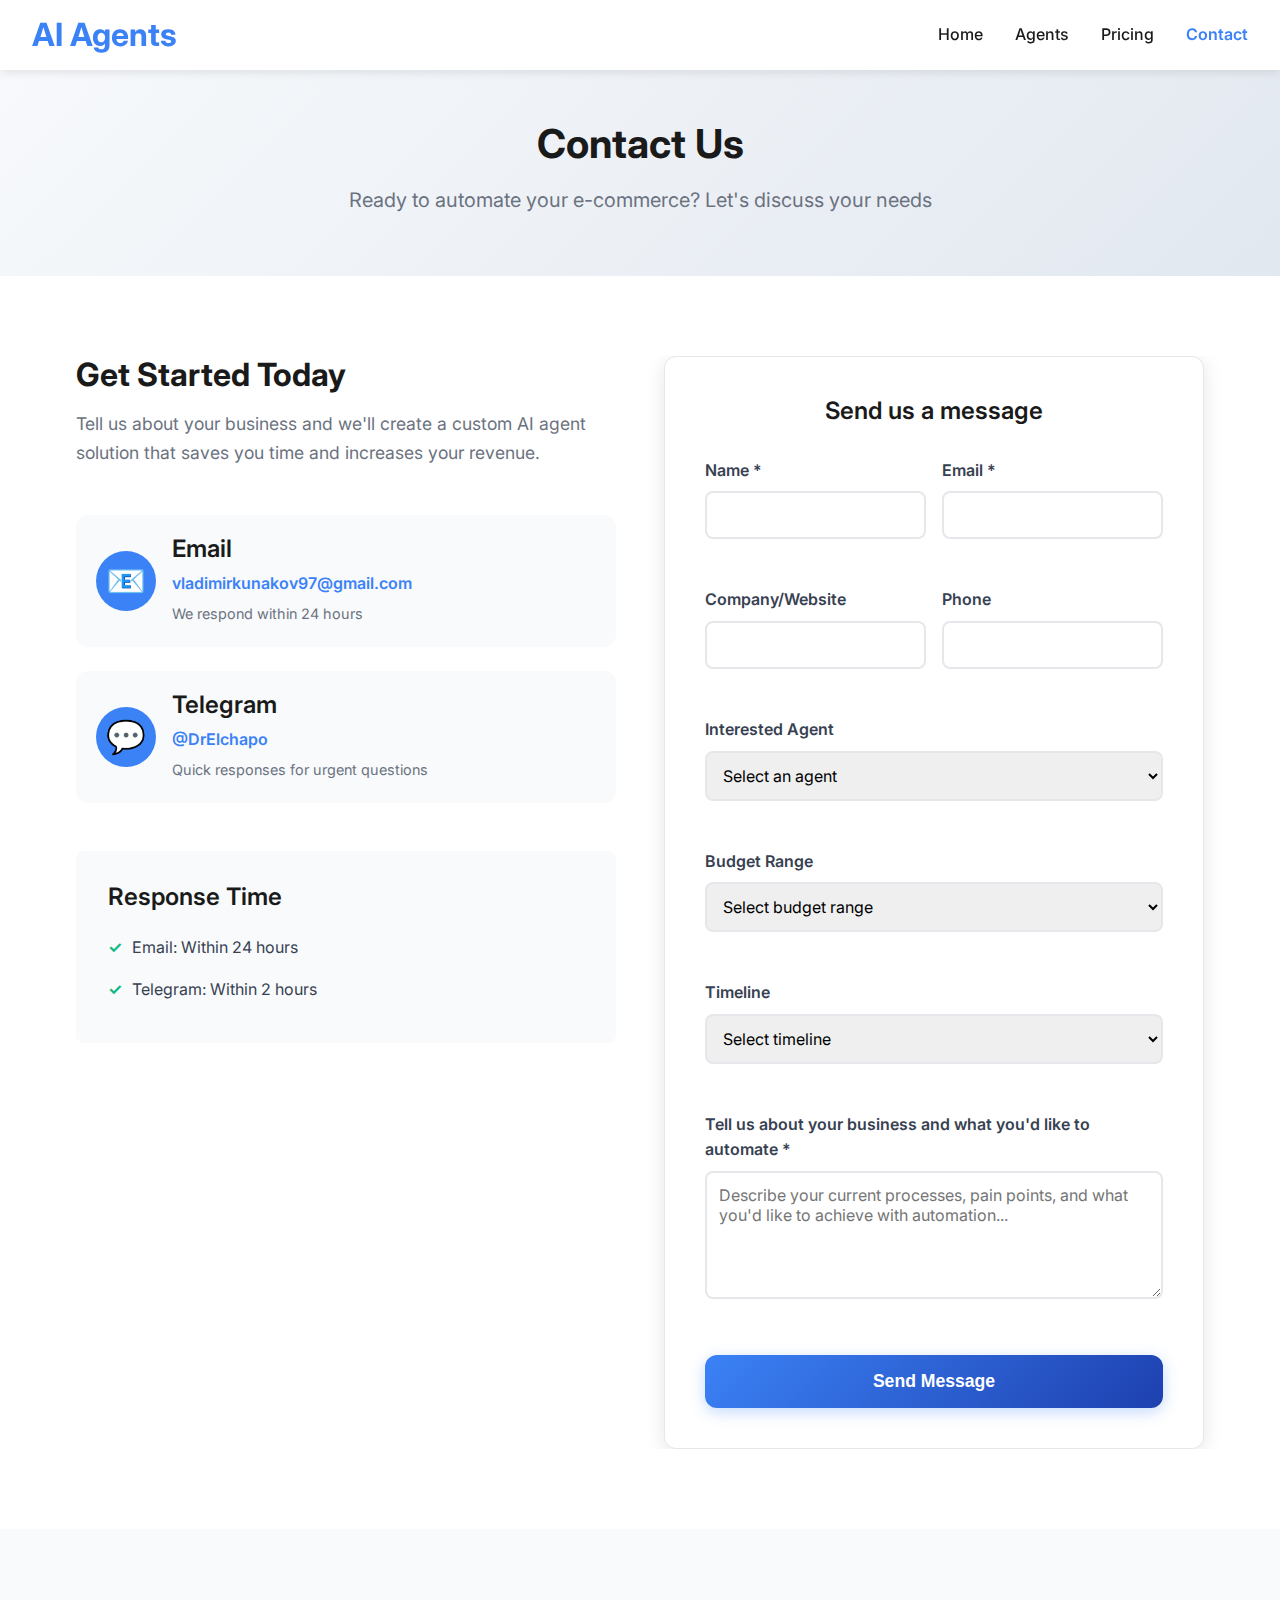
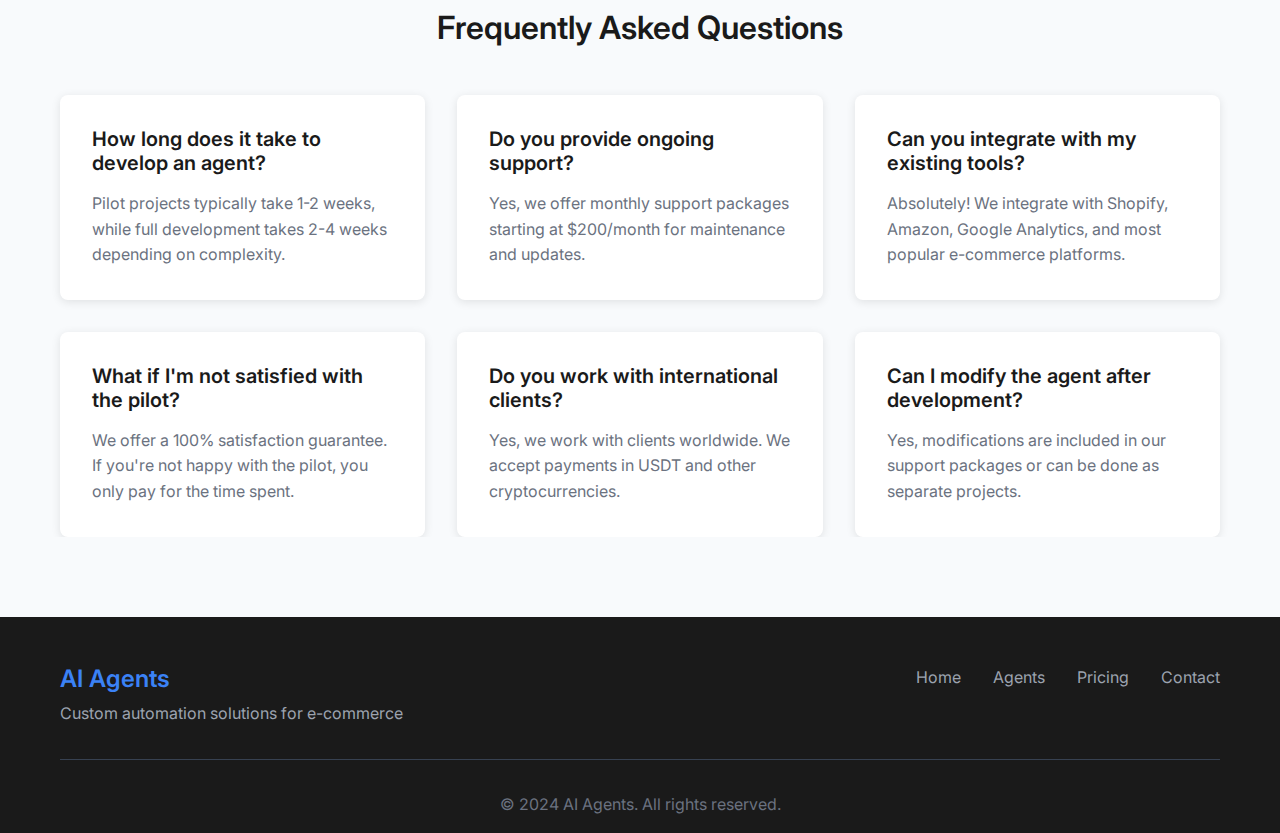
<file: contact.html>
<!DOCTYPE html>
<html lang="en">
<head>
    <meta charset="UTF-8">
    <meta name="viewport" content="width=device-width, initial-scale=1.0">
    <title>Contact Us | AI Agents for E-commerce</title>
    <meta name="description" content="Get in touch with our AI automation experts. Free consultation for your e-commerce automation needs. Contact us today!">
    <link rel="stylesheet" href="css/style.css">
    <link rel="preconnect" href="https://fonts.googleapis.com">
    <link rel="preconnect" href="https://fonts.gstatic.com" crossorigin>
    <link href="https://fonts.googleapis.com/css2?family=Inter:wght@400;600;700&display=swap" rel="stylesheet">
    
    <!-- Google Analytics -->
    <script async src="https://www.googletagmanager.com/gtag/js?id=G-X48FE7DR4D"></script>
    <script>
        window.dataLayer = window.dataLayer || [];
        function gtag(){dataLayer.push(arguments);}
        gtag('js', new Date());
        gtag('config', 'G-X48FE7DR4D');
    </script>
</head>
<body>
    <!-- Header -->
    <header class="header">
        <nav class="nav">
            <div class="nav-brand">
                <a href="index.html"><h2>AI Agents</h2></a>
            </div>
            <div class="nav-links">
                <a href="index.html">Home</a>
                <a href="agents.html">Agents</a>
                <a href="pricing.html">Pricing</a>
                <a href="contact.html" class="active">Contact</a>
            </div>
        </nav>
    </header>

    <!-- Hero Section -->
    <section class="page-hero">
        <div class="container">
            <h1>Contact Us</h1>
            <p>Ready to automate your e-commerce? Let's discuss your needs</p>
        </div>
    </section>

    <!-- Contact Section -->
    <section class="contact-detailed">
        <div class="container">
            <div class="contact-grid">
                <div class="contact-info-detailed">
                    <h2>Get Started Today</h2>
                    <p>Tell us about your business and we'll create a custom AI agent solution that saves you time and increases your revenue.</p>
                    
                    <div class="contact-methods-detailed">
                        <div class="contact-method-detailed">
                            <div class="method-icon">📧</div>
                            <div class="method-content">
                                <h3>Email</h3>
                                <p><a href="mailto:vladimirkunakov97@gmail.com?subject=AI Agents Inquiry&body=Hello! I'm interested in your AI automation services. Please tell me more about:">vladimirkunakov97@gmail.com</a></p>
                                <small>We respond within 24 hours</small>
                            </div>
                        </div>
                        
                        <div class="contact-method-detailed">
                            <div class="method-icon">💬</div>
                            <div class="method-content">
                                <h3>Telegram</h3>
                                <p><a href="https://t.me/DrElchapo" target="_blank">@DrElchapo</a></p>
                                <small>Quick responses for urgent questions</small>
                            </div>
                        </div>
                        
                    </div>
                    
                    <div class="response-time">
                        <h3>Response Time</h3>
                        <ul>
                            <li>Email: Within 24 hours</li>
                            <li>Telegram: Within 2 hours</li>
                        </ul>
                    </div>
                </div>
                
                <div class="contact-form-detailed">
                    <h3>Send us a message</h3>
                    <form class="detailed-form" action="https://formspree.io/f/xrbyngrz" method="POST">
                        <div class="form-row">
                            <div class="form-group">
                                <label for="name">Name *</label>
                                <input type="text" id="name" name="name" required>
                            </div>
                            <div class="form-group">
                                <label for="email">Email *</label>
                                <input type="email" id="email" name="email" required>
                            </div>
                        </div>
                        
                        <div class="form-row">
                            <div class="form-group">
                                <label for="company">Company/Website</label>
                                <input type="text" id="company" name="company">
                            </div>
                            <div class="form-group">
                                <label for="phone">Phone</label>
                                <input type="tel" id="phone" name="phone">
                            </div>
                        </div>
                        
                        <div class="form-group">
                            <label for="agent">Interested Agent</label>
                            <select id="agent" name="agent">
                                <option value="">Select an agent</option>
                                <option value="price-monitoring">Price Monitoring Agent</option>
                                <option value="product-upload">Product Upload Agent</option>
                                <option value="analytics">Analytics Agent</option>
                                <option value="order-processing">Order Processing Agent</option>
                                <option value="custom">Custom Solution</option>
                            </select>
                        </div>
                        
                        <div class="form-group">
                            <label for="budget">Budget Range</label>
                            <select id="budget" name="budget">
                                <option value="">Select budget range</option>
                                <option value="500-1000">$500 - $1,000 (Pilot)</option>
                                <option value="1000-2000">$1,000 - $2,000</option>
                                <option value="2000-4000">$2,000 - $4,000</option>
                                <option value="4000+">$4,000+</option>
                            </select>
                        </div>
                        
                        <div class="form-group">
                            <label for="timeline">Timeline</label>
                            <select id="timeline" name="timeline">
                                <option value="">Select timeline</option>
                                <option value="asap">ASAP</option>
                                <option value="1-month">Within 1 month</option>
                                <option value="2-3-months">2-3 months</option>
                                <option value="flexible">Flexible</option>
                            </select>
                        </div>
                        
                        <div class="form-group">
                            <label for="message">Tell us about your business and what you'd like to automate *</label>
                            <textarea id="message" name="message" rows="5" required placeholder="Describe your current processes, pain points, and what you'd like to achieve with automation..."></textarea>
                        </div>
                        
                        <button type="submit" class="btn btn-primary btn-large">Send Message</button>
                    </form>
                </div>
            </div>
        </div>
    </section>

    <!-- FAQ Section -->
    <section class="faq-section">
        <div class="container">
            <h2 class="section-title">Frequently Asked Questions</h2>
            <div class="faq-grid">
                <div class="faq-item">
                    <h3>How long does it take to develop an agent?</h3>
                    <p>Pilot projects typically take 1-2 weeks, while full development takes 2-4 weeks depending on complexity.</p>
                </div>
                
                <div class="faq-item">
                    <h3>Do you provide ongoing support?</h3>
                    <p>Yes, we offer monthly support packages starting at $200/month for maintenance and updates.</p>
                </div>
                
                <div class="faq-item">
                    <h3>Can you integrate with my existing tools?</h3>
                    <p>Absolutely! We integrate with Shopify, Amazon, Google Analytics, and most popular e-commerce platforms.</p>
                </div>
                
                <div class="faq-item">
                    <h3>What if I'm not satisfied with the pilot?</h3>
                    <p>We offer a 100% satisfaction guarantee. If you're not happy with the pilot, you only pay for the time spent.</p>
                </div>
                
                <div class="faq-item">
                    <h3>Do you work with international clients?</h3>
                    <p>Yes, we work with clients worldwide. We accept payments in USDT and other cryptocurrencies.</p>
                </div>
                
                <div class="faq-item">
                    <h3>Can I modify the agent after development?</h3>
                    <p>Yes, modifications are included in our support packages or can be done as separate projects.</p>
                </div>
            </div>
        </div>
    </section>

    <!-- Footer -->
    <footer class="footer">
        <div class="container">
            <div class="footer-content">
                <div class="footer-brand">
                    <h3>AI Agents</h3>
                    <p>Custom automation solutions for e-commerce</p>
                </div>
                <div class="footer-links">
                    <a href="index.html">Home</a>
                    <a href="agents.html">Agents</a>
                    <a href="pricing.html">Pricing</a>
                    <a href="contact.html">Contact</a>
                </div>
            </div>
            <div class="footer-bottom">
                <p>&copy; 2024 AI Agents. All rights reserved.</p>
            </div>
        </div>
    </footer>

    <script src="js/script.js"></script>
</body>
</html>
</file>
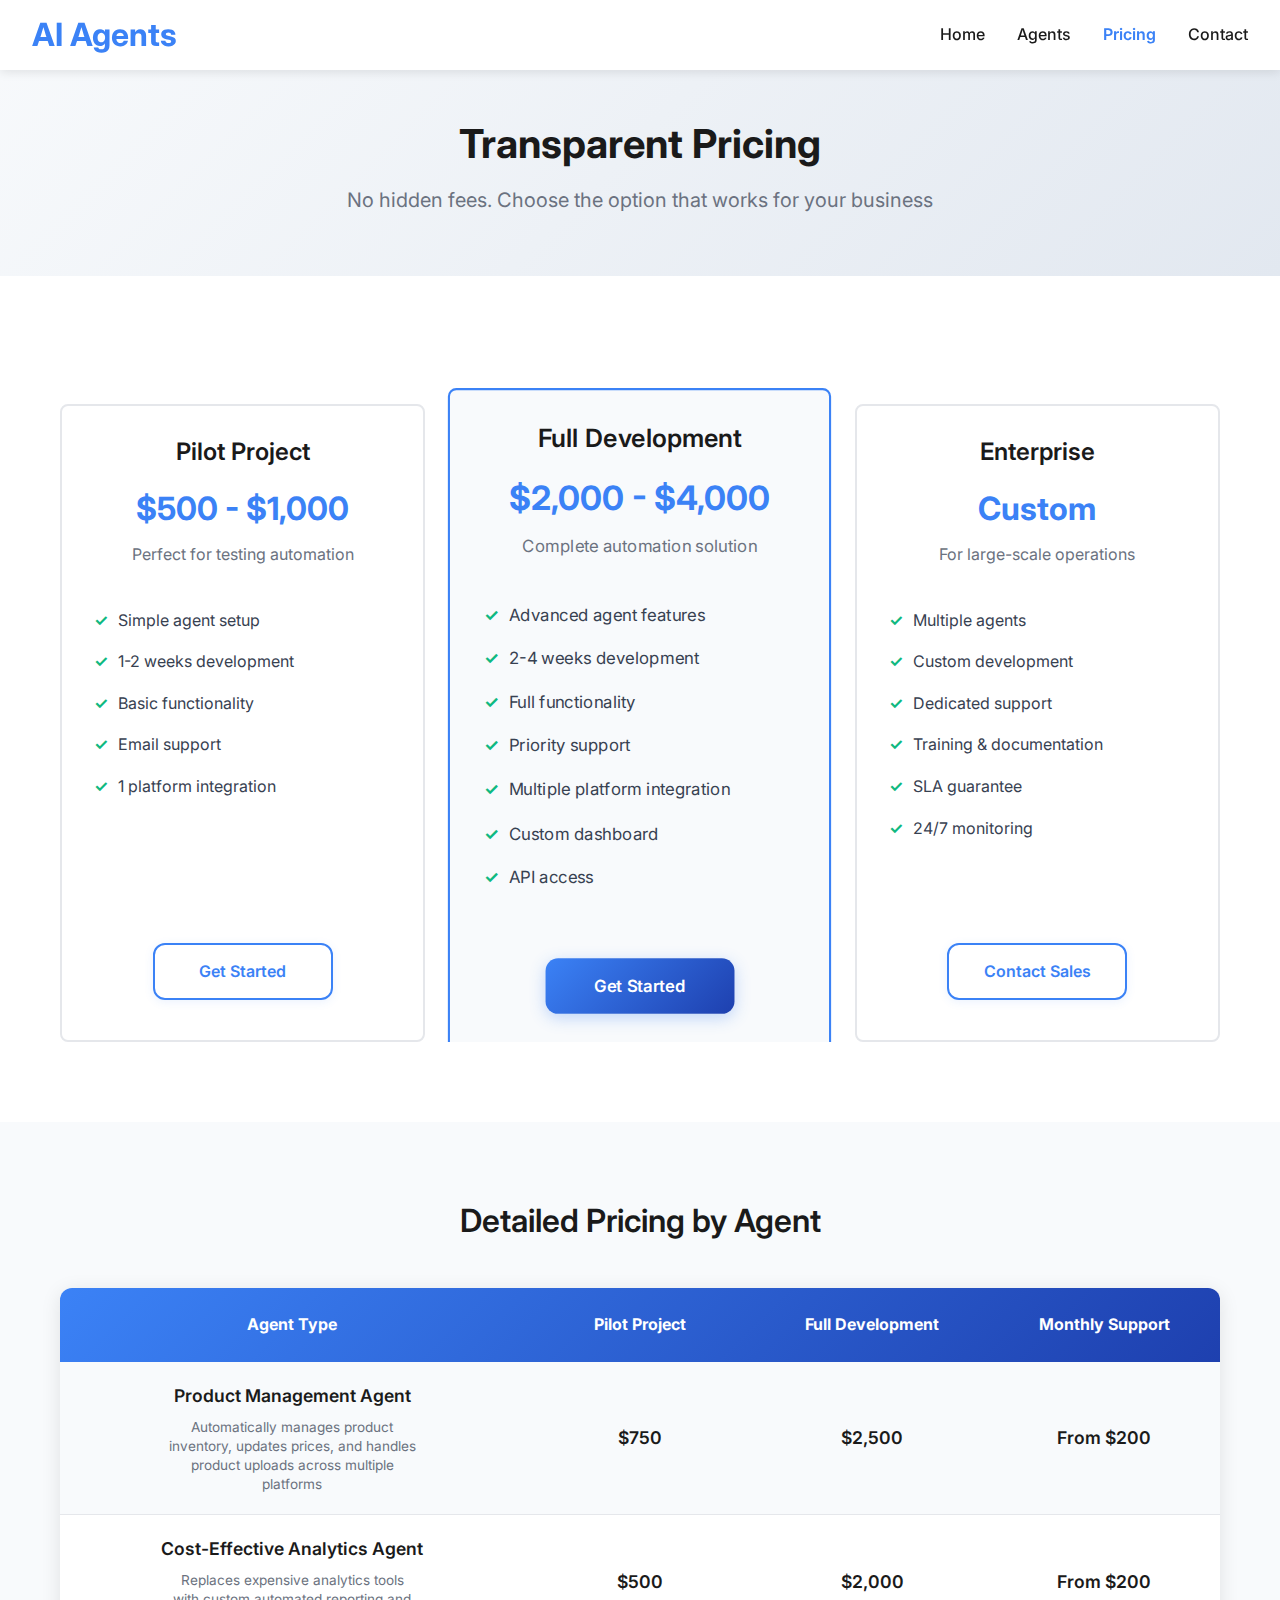
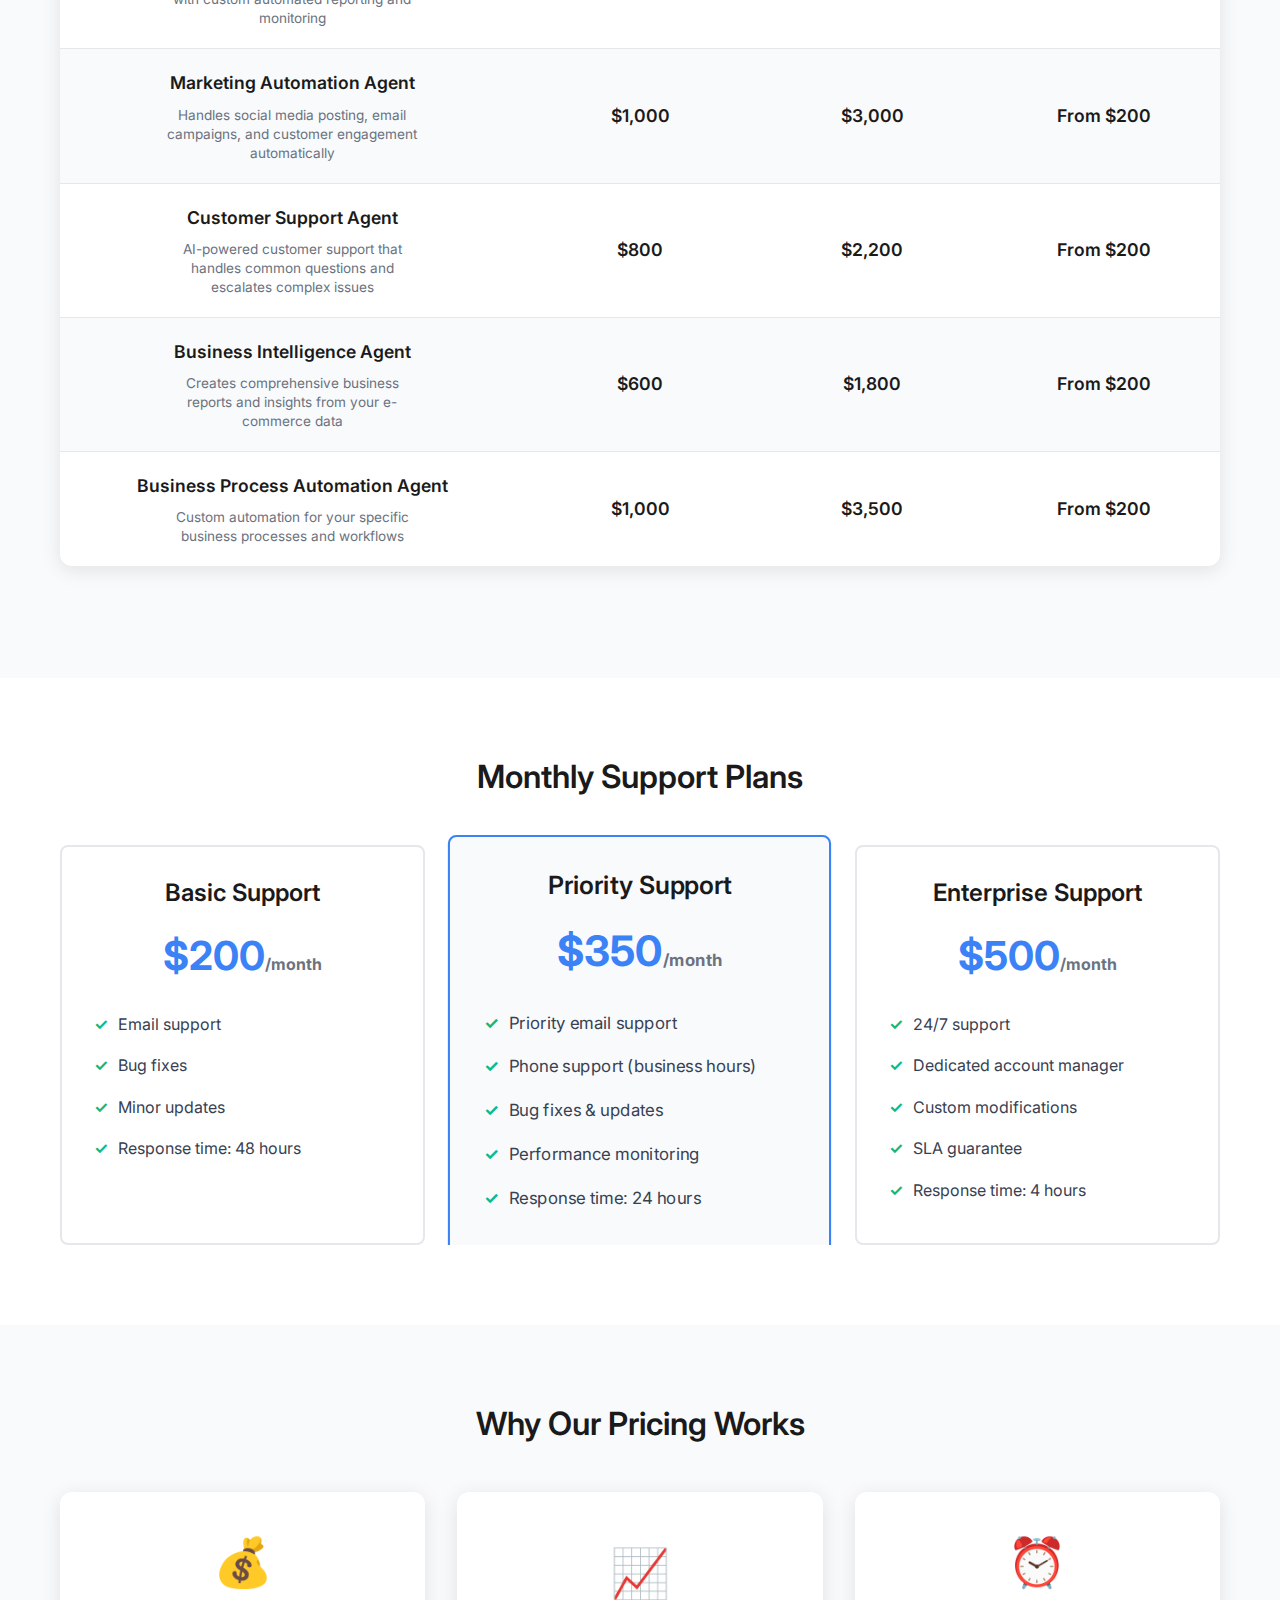
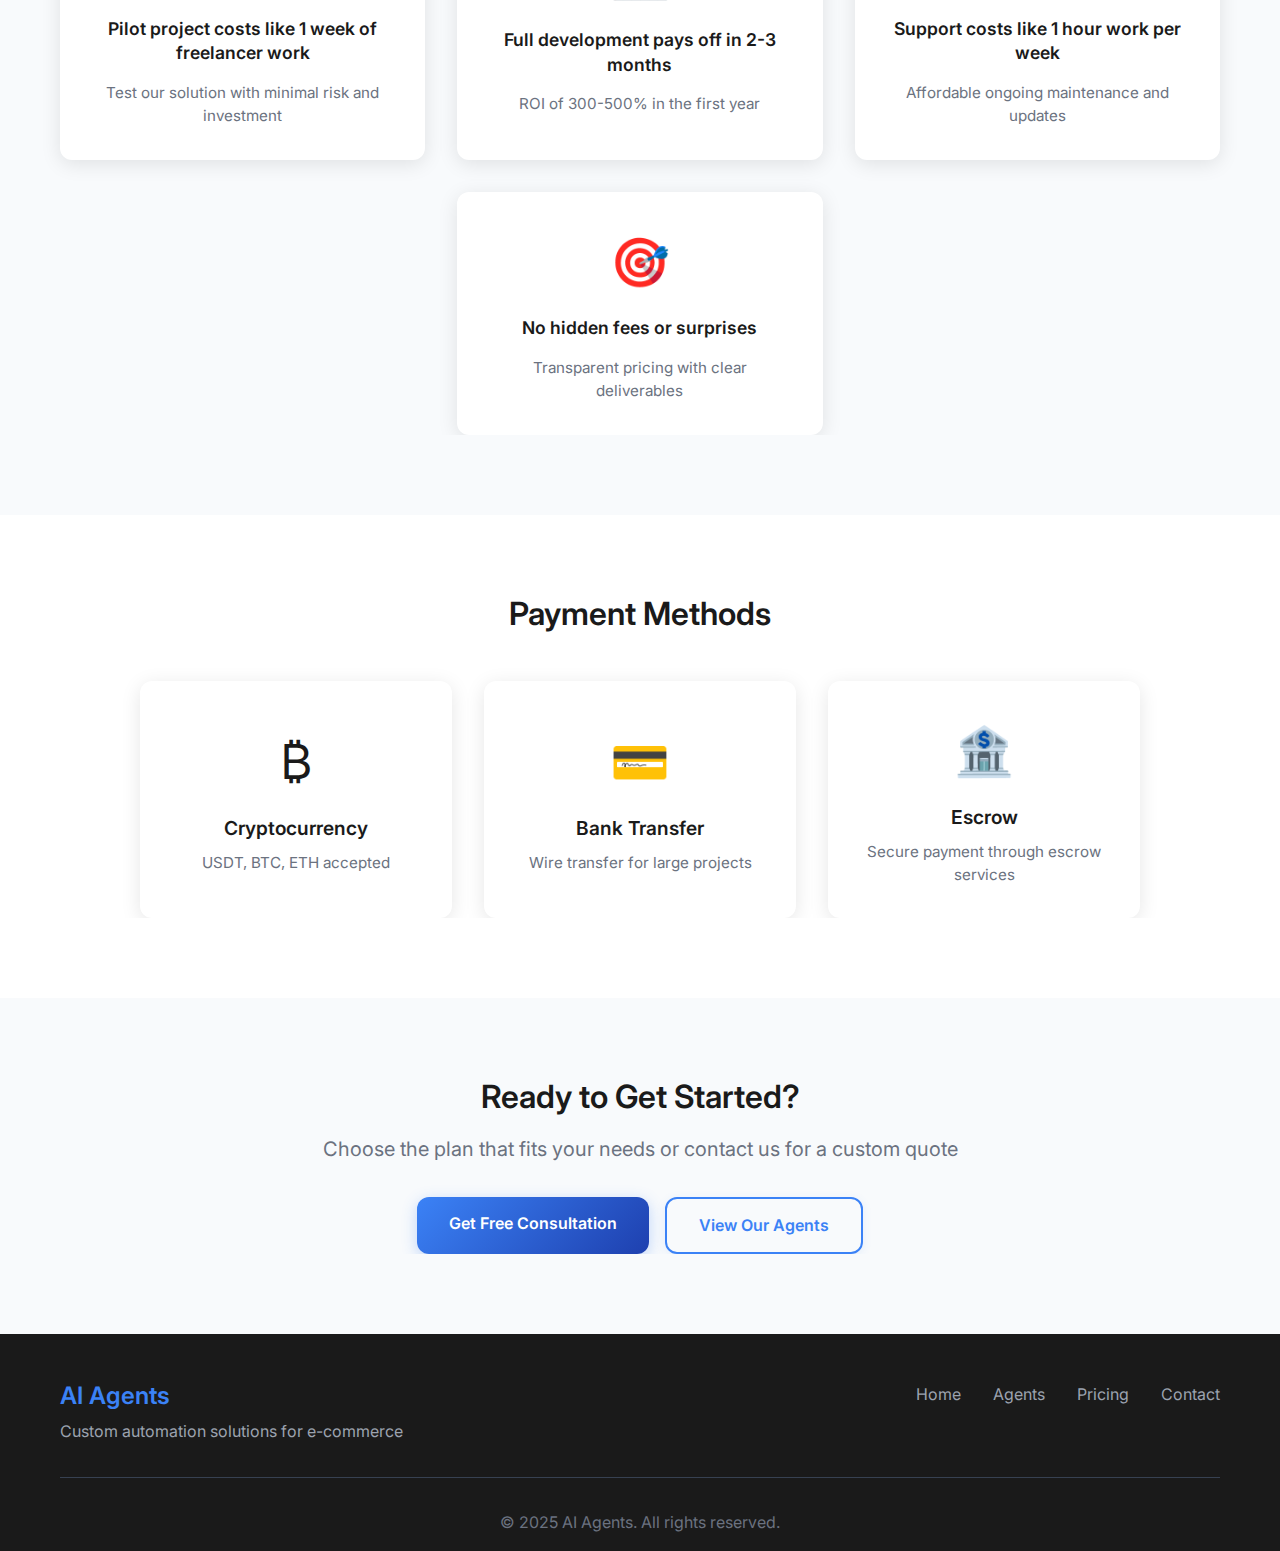
<file: pricing.html>
<!DOCTYPE html>
<html lang="en">
<head>
    <meta charset="UTF-8">
    <meta name="viewport" content="width=device-width, initial-scale=1.0">
    <title>Pricing | AI Agents for E-commerce</title>
    <meta name="description" content="Transparent pricing for AI agents. Pilot projects from $500, full development $2000-4000. Monthly support $200-500. No hidden fees.">
    <link rel="stylesheet" href="css/style.css">
    <link rel="preconnect" href="https://fonts.googleapis.com">
    <link rel="preconnect" href="https://fonts.gstatic.com" crossorigin>
    <link href="https://fonts.googleapis.com/css2?family=Inter:wght@400;600;700&display=swap" rel="stylesheet">
    
    <!-- Google Analytics -->
    <script async src="https://www.googletagmanager.com/gtag/js?id=G-X48FE7DR4D"></script>
    <script>
        window.dataLayer = window.dataLayer || [];
        function gtag(){dataLayer.push(arguments);}
        gtag('js', new Date());
        gtag('config', 'G-X48FE7DR4D');
    </script>
</head>
<body>
    <!-- Header -->
    <header class="header">
        <nav class="nav">
            <div class="nav-brand">
                <a href="index.html"><h2>AI Agents</h2></a>
            </div>
            <div class="nav-links">
                <a href="index.html">Home</a>
                <a href="agents.html">Agents</a>
                <a href="pricing.html" class="active">Pricing</a>
                <a href="contact.html">Contact</a>
            </div>
        </nav>
    </header>

    <!-- Hero Section -->
    <section class="page-hero">
        <div class="container">
            <h1>Transparent Pricing</h1>
            <p>No hidden fees. Choose the option that works for your business</p>
        </div>
    </section>

    <!-- Pricing Overview -->
    <section class="pricing-overview">
        <div class="container">
            <div class="pricing-cards">
                <div class="pricing-card">
                    <div class="card-header">
                        <h3>Pilot Project</h3>
                        <div class="price-range">$500 - $1,000</div>
                        <p class="price-description">Perfect for testing automation</p>
                    </div>
                    <div class="card-features">
                        <ul>
                            <li>Simple agent setup</li>
                            <li>1-2 weeks development</li>
                            <li>Basic functionality</li>
                            <li>Email support</li>
                            <li>1 platform integration</li>
                        </ul>
                    </div>
                    <div class="card-cta">
                        <a href="contact.html" class="btn btn-secondary">Get Started</a>
                    </div>
                </div>

                <div class="pricing-card featured">
                    <div class="card-header">
                        <h3>Full Development</h3>
                        <div class="price-range">$2,000 - $4,000</div>
                        <p class="price-description">Complete automation solution</p>
                    </div>
                    <div class="card-features">
                        <ul>
                            <li>Advanced agent features</li>
                            <li>2-4 weeks development</li>
                            <li>Full functionality</li>
                            <li>Priority support</li>
                            <li>Multiple platform integration</li>
                            <li>Custom dashboard</li>
                            <li>API access</li>
                        </ul>
                    </div>
                    <div class="card-cta">
                        <a href="contact.html" class="btn btn-primary">Get Started</a>
                    </div>
                </div>

                <div class="pricing-card">
                    <div class="card-header">
                        <h3>Enterprise</h3>
                        <div class="price-range">Custom</div>
                        <p class="price-description">For large-scale operations</p>
                    </div>
                    <div class="card-features">
                        <ul>
                            <li>Multiple agents</li>
                            <li>Custom development</li>
                            <li>Dedicated support</li>
                            <li>Training & documentation</li>
                            <li>SLA guarantee</li>
                            <li>24/7 monitoring</li>
                        </ul>
                    </div>
                    <div class="card-cta">
                        <a href="contact.html" class="btn btn-secondary">Contact Sales</a>
                    </div>
                </div>
            </div>
        </div>
    </section>

    <!-- Detailed Pricing -->
    <section class="detailed-pricing">
        <div class="container">
            <h2 class="section-title">Detailed Pricing by Agent</h2>
            <div class="pricing-table">
                <div class="table-header">
                    <div class="table-cell">Agent Type</div>
                    <div class="table-cell">Pilot Project</div>
                    <div class="table-cell">Full Development</div>
                    <div class="table-cell">Monthly Support</div>
                </div>
                
                <div class="table-row">
                    <div class="table-cell agent-name" data-label="Agent Type">
                        <strong>Product Management Agent</strong>
                        <small>Automatically manages product inventory, updates prices, and handles product uploads across multiple platforms</small>
                    </div>
                    <div class="table-cell price-cell" data-label="Pilot Project">$750</div>
                    <div class="table-cell price-cell" data-label="Full Development">$2,500</div>
                    <div class="table-cell price-cell" data-label="Monthly Support">From $200</div>
                </div>
                
                <div class="table-row">
                    <div class="table-cell agent-name" data-label="Agent Type">
                        <strong>Cost-Effective Analytics Agent</strong>
                        <small>Replaces expensive analytics tools with custom automated reporting and monitoring</small>
                    </div>
                    <div class="table-cell price-cell" data-label="Pilot Project">$500</div>
                    <div class="table-cell price-cell" data-label="Full Development">$2,000</div>
                    <div class="table-cell price-cell" data-label="Monthly Support">From $200</div>
                </div>
                
                <div class="table-row">
                    <div class="table-cell agent-name" data-label="Agent Type">
                        <strong>Marketing Automation Agent</strong>
                        <small>Handles social media posting, email campaigns, and customer engagement automatically</small>
                    </div>
                    <div class="table-cell price-cell" data-label="Pilot Project">$1,000</div>
                    <div class="table-cell price-cell" data-label="Full Development">$3,000</div>
                    <div class="table-cell price-cell" data-label="Monthly Support">From $200</div>
                </div>
                
                <div class="table-row">
                    <div class="table-cell agent-name" data-label="Agent Type">
                        <strong>Customer Support Agent</strong>
                        <small>AI-powered customer support that handles common questions and escalates complex issues</small>
                    </div>
                    <div class="table-cell price-cell" data-label="Pilot Project">$800</div>
                    <div class="table-cell price-cell" data-label="Full Development">$2,200</div>
                    <div class="table-cell price-cell" data-label="Monthly Support">From $200</div>
                </div>
                
                <div class="table-row">
                    <div class="table-cell agent-name" data-label="Agent Type">
                        <strong>Business Intelligence Agent</strong>
                        <small>Creates comprehensive business reports and insights from your e-commerce data</small>
                    </div>
                    <div class="table-cell price-cell" data-label="Pilot Project">$600</div>
                    <div class="table-cell price-cell" data-label="Full Development">$1,800</div>
                    <div class="table-cell price-cell" data-label="Monthly Support">From $200</div>
                </div>
                
                <div class="table-row">
                    <div class="table-cell agent-name" data-label="Agent Type">
                        <strong>Business Process Automation Agent</strong>
                        <small>Custom automation for your specific business processes and workflows</small>
                    </div>
                    <div class="table-cell price-cell" data-label="Pilot Project">$1,000</div>
                    <div class="table-cell price-cell" data-label="Full Development">$3,500</div>
                    <div class="table-cell price-cell" data-label="Monthly Support">From $200</div>
                </div>
            </div>
        </div>
    </section>

    <!-- Support Pricing -->
    <section class="support-pricing">
        <div class="container">
            <h2 class="section-title">Monthly Support Plans</h2>
            <div class="support-cards">
                <div class="support-card">
                    <h3>Basic Support</h3>
                    <div class="support-price">$200<span>/month</span></div>
                    <ul>
                        <li>Email support</li>
                        <li>Bug fixes</li>
                        <li>Minor updates</li>
                        <li>Response time: 48 hours</li>
                    </ul>
                </div>
                
                <div class="support-card featured">
                    <h3>Priority Support</h3>
                    <div class="support-price">$350<span>/month</span></div>
                    <ul>
                        <li>Priority email support</li>
                        <li>Phone support (business hours)</li>
                        <li>Bug fixes & updates</li>
                        <li>Performance monitoring</li>
                        <li>Response time: 24 hours</li>
                    </ul>
                </div>
                
                <div class="support-card">
                    <h3>Enterprise Support</h3>
                    <div class="support-price">$500<span>/month</span></div>
                    <ul>
                        <li>24/7 support</li>
                        <li>Dedicated account manager</li>
                        <li>Custom modifications</li>
                        <li>SLA guarantee</li>
                        <li>Response time: 4 hours</li>
                    </ul>
                </div>
            </div>
        </div>
    </section>

    <!-- Why Our Pricing -->
    <section class="pricing-benefits">
        <div class="container">
            <h2 class="section-title">Why Our Pricing Works</h2>
            <div class="benefits-grid">
                <div class="benefit-item">
                    <div class="benefit-icon">💰</div>
                    <h3>Pilot project costs like 1 week of freelancer work</h3>
                    <p>Test our solution with minimal risk and investment</p>
                </div>
                
                <div class="benefit-item">
                    <div class="benefit-icon">📈</div>
                    <h3>Full development pays off in 2-3 months</h3>
                    <p>ROI of 300-500% in the first year</p>
                </div>
                
                <div class="benefit-item">
                    <div class="benefit-icon">⏰</div>
                    <h3>Support costs like 1 hour work per week</h3>
                    <p>Affordable ongoing maintenance and updates</p>
                </div>
                
                <div class="benefit-item">
                    <div class="benefit-icon">🎯</div>
                    <h3>No hidden fees or surprises</h3>
                    <p>Transparent pricing with clear deliverables</p>
                </div>
            </div>
        </div>
    </section>

    <!-- Payment Methods -->
    <section class="payment-methods">
        <div class="container">
            <h2 class="section-title">Payment Methods</h2>
            <div class="payment-grid">
                <div class="payment-method">
                    <div class="payment-icon">₿</div>
                    <h3>Cryptocurrency</h3>
                    <p>USDT, BTC, ETH accepted</p>
                </div>
                
                <div class="payment-method">
                    <div class="payment-icon">💳</div>
                    <h3>Bank Transfer</h3>
                    <p>Wire transfer for large projects</p>
                </div>
                
                <div class="payment-method">
                    <div class="payment-icon">🏦</div>
                    <h3>Escrow</h3>
                    <p>Secure payment through escrow services</p>
                </div>
            </div>
        </div>
    </section>

    <!-- CTA Section -->
    <section class="cta-section">
        <div class="container">
            <h2>Ready to Get Started?</h2>
            <p>Choose the plan that fits your needs or contact us for a custom quote</p>
            <div class="cta-buttons">
                <a href="contact.html" class="btn btn-primary">Get Free Consultation</a>
                <a href="agents.html" class="btn btn-secondary">View Our Agents</a>
            </div>
        </div>
    </section>

    <!-- Footer -->
    <footer class="footer">
        <div class="container">
            <div class="footer-content">
                <div class="footer-brand">
                    <h3>AI Agents</h3>
                    <p>Custom automation solutions for e-commerce</p>
                </div>
                <div class="footer-links">
                    <a href="index.html">Home</a>
                    <a href="agents.html">Agents</a>
                    <a href="pricing.html">Pricing</a>
                    <a href="contact.html">Contact</a>
                </div>
            </div>
            <div class="footer-bottom">
                <p>&copy; 2025 AI Agents. All rights reserved.</p>
            </div>
        </div>
    </footer>

    <script src="js/script.js"></script>
</body>
</html>
</file>
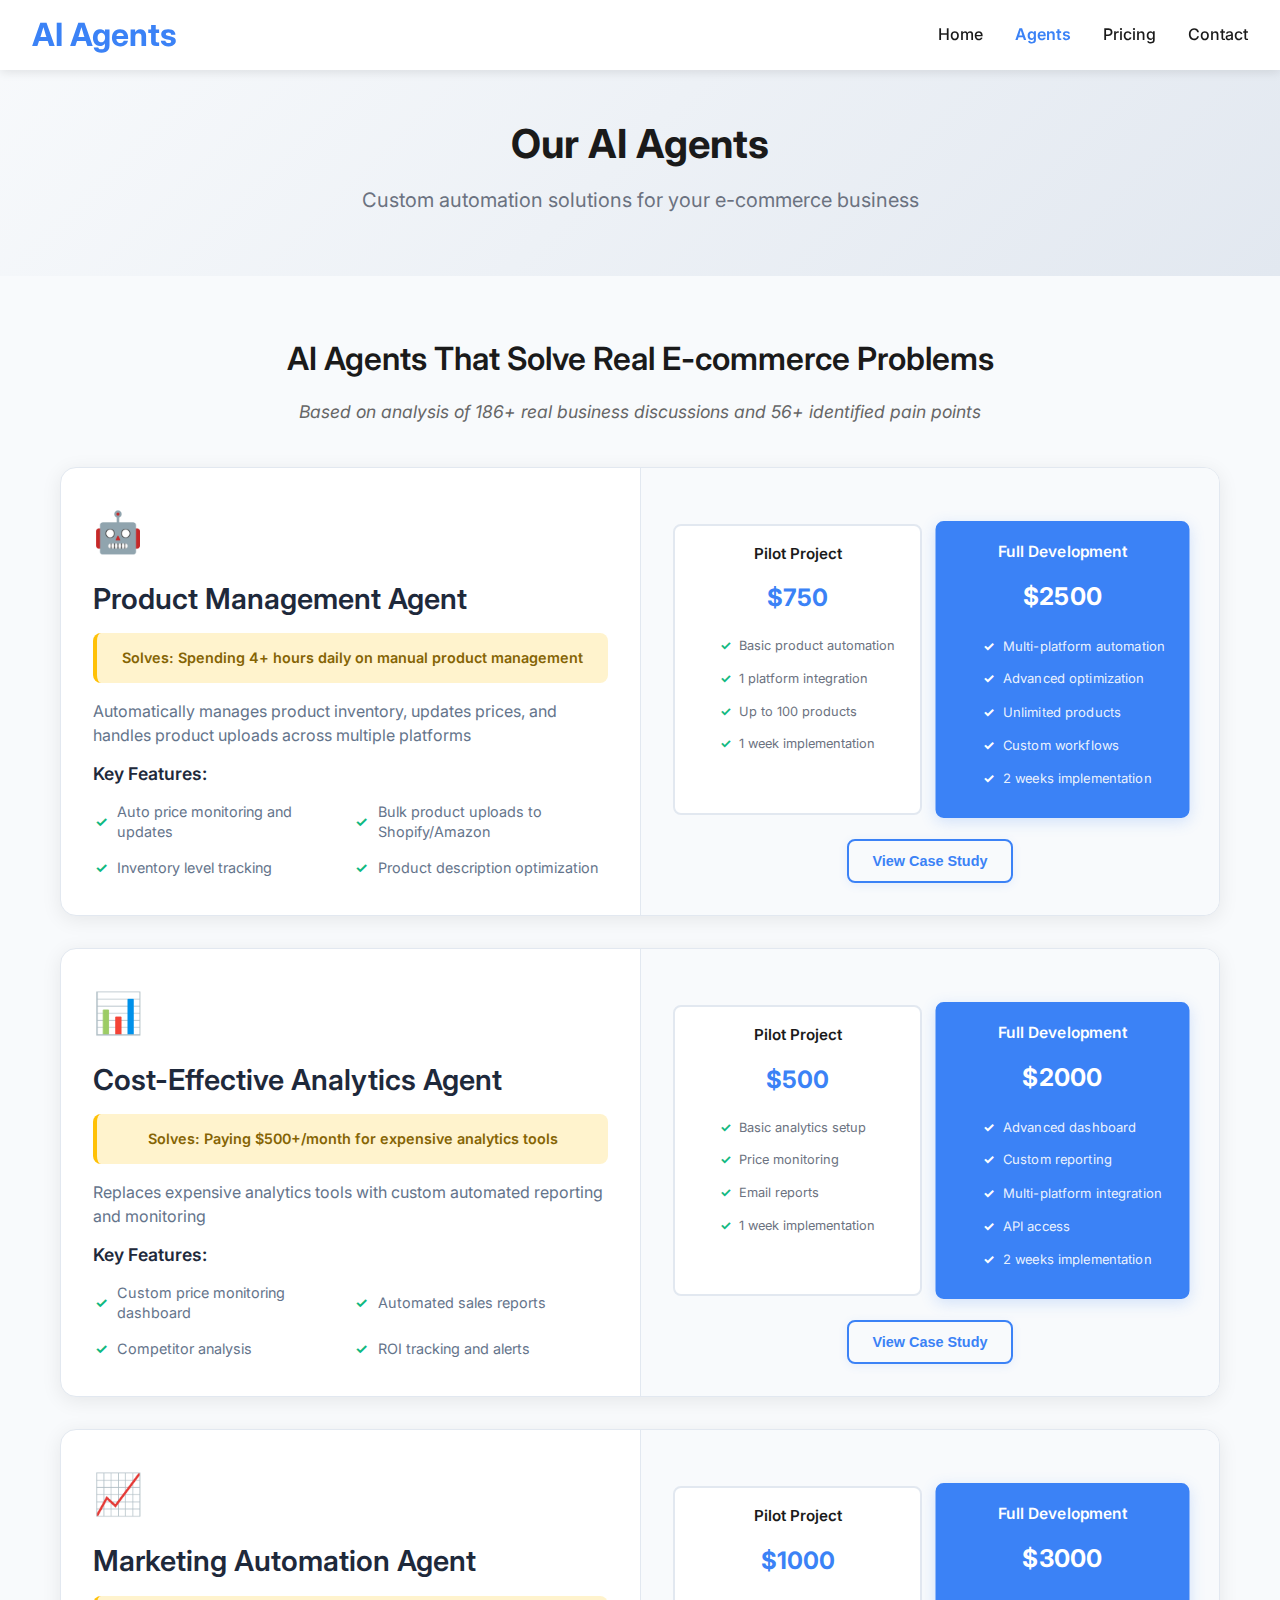
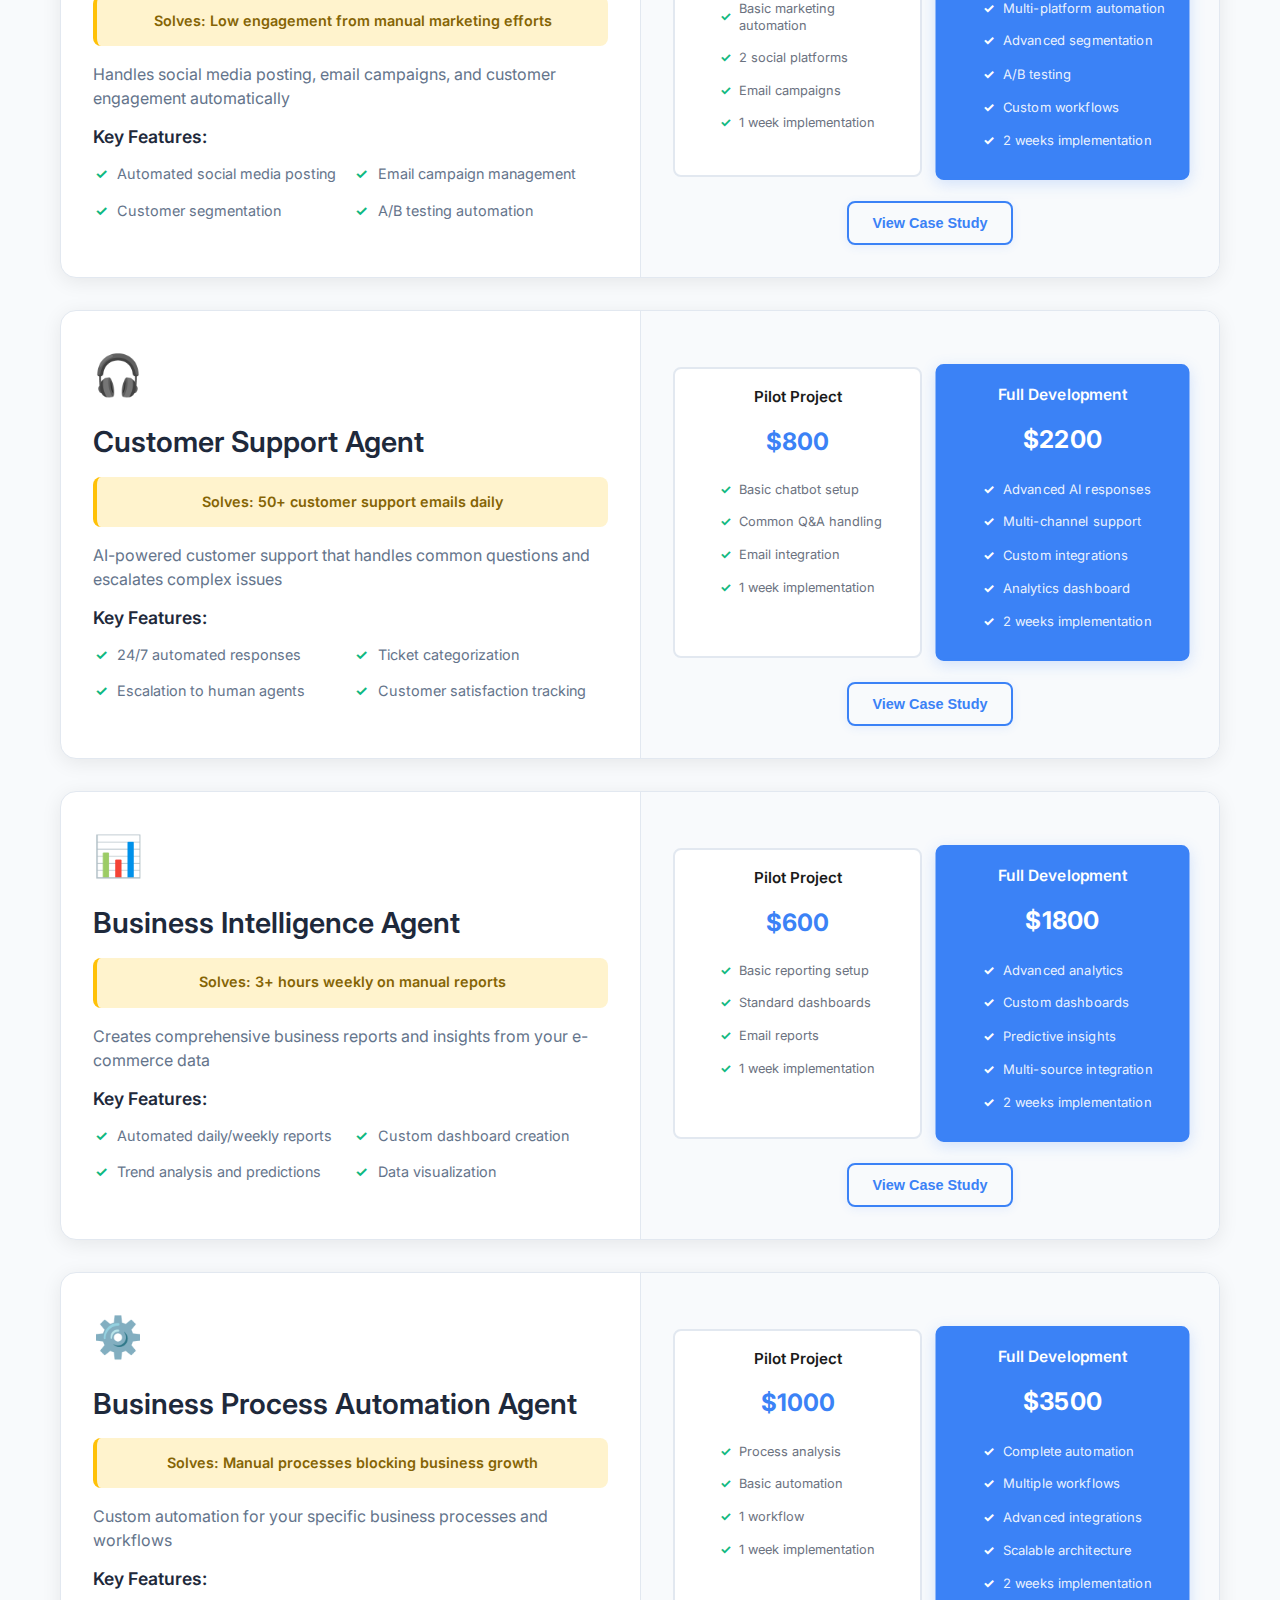
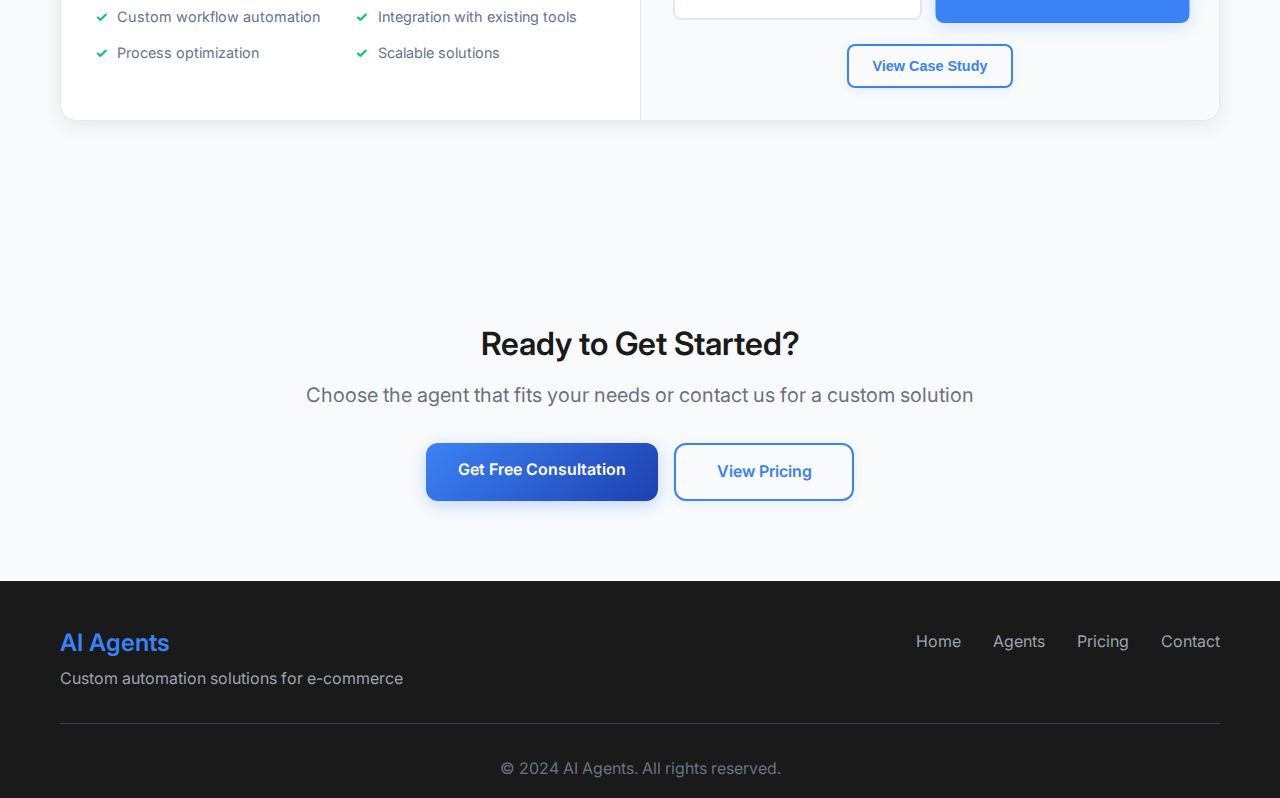
<file: website/agents.html>
<!DOCTYPE html>
<html lang="en">
<head>
    <meta charset="UTF-8">
    <meta name="viewport" content="width=device-width, initial-scale=1.0">
    <title>Our AI Agents | E-commerce Automation Solutions</title>
    <meta name="description" content="Discover our AI agents for e-commerce automation: price monitoring, product upload, analytics, and order processing. Custom solutions for your business.">
    <link rel="stylesheet" href="css/style.css">
    <link rel="preconnect" href="https://fonts.googleapis.com">
    <link rel="preconnect" href="https://fonts.gstatic.com" crossorigin>
    <link href="https://fonts.googleapis.com/css2?family=Inter:wght@400;600;700&display=swap" rel="stylesheet">
    
    <!-- Google Analytics -->
    <script async src="https://www.googletagmanager.com/gtag/js?id=G-X48FE7DR4D"></script>
    <script>
        window.dataLayer = window.dataLayer || [];
        function gtag(){dataLayer.push(arguments);}
        gtag('js', new Date());
        gtag('config', 'G-X48FE7DR4D');
    </script>
</head>
<body>
    <!-- Header -->
    <header class="header">
        <nav class="nav">
            <div class="nav-brand">
                <a href="index.html"><h2>AI Agents</h2></a>
            </div>
            <div class="nav-links">
                <a href="index.html">Home</a>
                <a href="agents.html" class="active">Agents</a>
                <a href="pricing.html">Pricing</a>
                <a href="contact.html">Contact</a>
            </div>
        </nav>
    </header>

    <!-- Hero Section -->
    <section class="page-hero">
        <div class="container">
            <h1>Our AI Agents</h1>
            <p>Custom automation solutions for your e-commerce business</p>
    </section>

    <!-- Detailed Agents Section -->
    <section class="detailed-agents">
        <div class="container">
            <div class="section-intro">
                <h2>AI Agents That Solve Real E-commerce Problems</h2>
                <p class="section-subtitle">Based on analysis of 186+ real business discussions and 56+ identified pain points</p>

            <div class="agent-detail">
                <div class="agent-content">
                    <div class="agent-left">
                        <div class="agent-icon-large">🤖</div>
                        <h2>Product Management Agent</h2>
                        <p class="pain-solved">Solves: Spending 4+ hours daily on manual product management</p>
                        <p class="agent-description">Automatically manages product inventory, updates prices, and handles product uploads across multiple platforms</p>
                        
                        <div class="agent-features">
                            <h3>Key Features:</h3>
                            <ul>
                                <li><span class="checkmark">✓</span>Auto price monitoring and updates</li>
                                <li><span class="checkmark">✓</span>Bulk product uploads to Shopify/Amazon</li>
                                <li><span class="checkmark">✓</span>Inventory level tracking</li>
                                <li><span class="checkmark">✓</span>Product description optimization</li>
                            </ul>
                        </div>
                    </div>
                    
                    <div class="agent-right">
                        <div class="agent-pricing-detailed">
                            <a href="contact.html" class="pricing-option">
                                <h4>Pilot Project</h4>
                                <div class="price">$750</div>
                                <ul>
                                    <li><span class="checkmark">✓</span>Basic product automation</li>
                                    <li><span class="checkmark">✓</span>1 platform integration</li>
                                    <li><span class="checkmark">✓</span>Up to 100 products</li>
                                    <li><span class="checkmark">✓</span>1 week implementation</li>
                                </ul>
                            </a>
                            <a href="contact.html" class="pricing-option featured">
                                <h4>Full Development</h4>
                                <div class="price">$2500</div>
                                <ul>
                                    <li><span class="checkmark">✓</span>Multi-platform automation</li>
                                    <li><span class="checkmark">✓</span>Advanced optimization</li>
                                    <li><span class="checkmark">✓</span>Unlimited products</li>
                                    <li><span class="checkmark">✓</span>Custom workflows</li>
                                    <li><span class="checkmark">✓</span>2 weeks implementation</li>
                                </ul>
                            </a>
                        </div>
                        <div class="agent-actions">
                            <button class="btn-case-study" data-agent="product-management">View Case Study</button>
                        </div>
                    </div>
                </div>
            </div>

            <div class="agent-detail">
                <div class="agent-content">
                    <div class="agent-left">
                        <div class="agent-icon-large">📊</div>
                        <h2>Cost-Effective Analytics Agent</h2>
                        <p class="pain-solved">Solves: Paying $500+/month for expensive analytics tools</p>
                        <p class="agent-description">Replaces expensive analytics tools with custom automated reporting and monitoring</p>
                        
                        <div class="agent-features">
                            <h3>Key Features:</h3>
                            <ul>
                                <li><span class="checkmark">✓</span>Custom price monitoring dashboard</li>
                                <li><span class="checkmark">✓</span>Automated sales reports</li>
                                <li><span class="checkmark">✓</span>Competitor analysis</li>
                                <li><span class="checkmark">✓</span>ROI tracking and alerts</li>
                            </ul>
                        </div>
                    </div>
                    
                    <div class="agent-right">
                        <div class="agent-pricing-detailed">
                            <a href="contact.html" class="pricing-option">
                                <h4>Pilot Project</h4>
                                <div class="price">$500</div>
                                <ul>
                                    <li><span class="checkmark">✓</span>Basic analytics setup</li>
                                    <li><span class="checkmark">✓</span>Price monitoring</li>
                                    <li><span class="checkmark">✓</span>Email reports</li>
                                    <li><span class="checkmark">✓</span>1 week implementation</li>
                                </ul>
                            </a>
                            <a href="contact.html" class="pricing-option featured">
                                <h4>Full Development</h4>
                                <div class="price">$2000</div>
                                <ul>
                                    <li><span class="checkmark">✓</span>Advanced dashboard</li>
                                    <li><span class="checkmark">✓</span>Custom reporting</li>
                                    <li><span class="checkmark">✓</span>Multi-platform integration</li>
                                    <li><span class="checkmark">✓</span>API access</li>
                                    <li><span class="checkmark">✓</span>2 weeks implementation</li>
                                </ul>
                            </a>
                        </div>
                        <div class="agent-actions">
                            <button class="btn-case-study" data-agent="analytics">View Case Study</button>
                        </div>
                    </div>
                </div>
            </div>

            <div class="agent-detail">
                <div class="agent-content">
                    <div class="agent-left">
                        <div class="agent-icon-large">📈</div>
                        <h2>Marketing Automation Agent</h2>
                        <p class="pain-solved">Solves: Low engagement from manual marketing efforts</p>
                        <p class="agent-description">Handles social media posting, email campaigns, and customer engagement automatically</p>
                        
                        <div class="agent-features">
                            <h3>Key Features:</h3>
                            <ul>
                                <li><span class="checkmark">✓</span>Automated social media posting</li>
                                <li><span class="checkmark">✓</span>Email campaign management</li>
                                <li><span class="checkmark">✓</span>Customer segmentation</li>
                                <li><span class="checkmark">✓</span>A/B testing automation</li>
                            </ul>
                        </div>
                    </div>
                    
                    <div class="agent-right">
                        <div class="agent-pricing-detailed">
                            <a href="contact.html" class="pricing-option">
                                <h4>Pilot Project</h4>
                                <div class="price">$1000</div>
                                <ul>
                                    <li><span class="checkmark">✓</span>Basic marketing automation</li>
                                    <li><span class="checkmark">✓</span>2 social platforms</li>
                                    <li><span class="checkmark">✓</span>Email campaigns</li>
                                    <li><span class="checkmark">✓</span>1 week implementation</li>
                                </ul>
                            </a>
                            <a href="contact.html" class="pricing-option featured">
                                <h4>Full Development</h4>
                                <div class="price">$3000</div>
                                <ul>
                                    <li><span class="checkmark">✓</span>Multi-platform automation</li>
                                    <li><span class="checkmark">✓</span>Advanced segmentation</li>
                                    <li><span class="checkmark">✓</span>A/B testing</li>
                                    <li><span class="checkmark">✓</span>Custom workflows</li>
                                    <li><span class="checkmark">✓</span>2 weeks implementation</li>
                                </ul>
                            </a>
                        </div>
                        <div class="agent-actions">
                            <button class="btn-case-study" data-agent="marketing">View Case Study</button>
                        </div>
                    </div>
                </div>
            </div>

            <div class="agent-detail">
                <div class="agent-content">
                    <div class="agent-left">
                        <div class="agent-icon-large">🎧</div>
                        <h2>Customer Support Agent</h2>
                        <p class="pain-solved">Solves: 50+ customer support emails daily</p>
                        <p class="agent-description">AI-powered customer support that handles common questions and escalates complex issues</p>
                        
                        <div class="agent-features">
                            <h3>Key Features:</h3>
                            <ul>
                                <li><span class="checkmark">✓</span>24/7 automated responses</li>
                                <li><span class="checkmark">✓</span>Ticket categorization</li>
                                <li><span class="checkmark">✓</span>Escalation to human agents</li>
                                <li><span class="checkmark">✓</span>Customer satisfaction tracking</li>
                            </ul>
                        </div>
                    </div>
                    
                    <div class="agent-right">
                        <div class="agent-pricing-detailed">
                            <a href="contact.html" class="pricing-option">
                                <h4>Pilot Project</h4>
                                <div class="price">$800</div>
                                <ul>
                                    <li><span class="checkmark">✓</span>Basic chatbot setup</li>
                                    <li><span class="checkmark">✓</span>Common Q&A handling</li>
                                    <li><span class="checkmark">✓</span>Email integration</li>
                                    <li><span class="checkmark">✓</span>1 week implementation</li>
                                </ul>
                            </a>
                            <a href="contact.html" class="pricing-option featured">
                                <h4>Full Development</h4>
                                <div class="price">$2200</div>
                                <ul>
                                    <li><span class="checkmark">✓</span>Advanced AI responses</li>
                                    <li><span class="checkmark">✓</span>Multi-channel support</li>
                                    <li><span class="checkmark">✓</span>Custom integrations</li>
                                    <li><span class="checkmark">✓</span>Analytics dashboard</li>
                                    <li><span class="checkmark">✓</span>2 weeks implementation</li>
                                </ul>
                            </a>
                        </div>
                        <div class="agent-actions">
                            <button class="btn-case-study" data-agent="support">View Case Study</button>
                        </div>
                    </div>
                </div>
            </div>

            <div class="agent-detail">
                <div class="agent-content">
                    <div class="agent-left">
                        <div class="agent-icon-large">📊</div>
                        <h2>Business Intelligence Agent</h2>
                        <p class="pain-solved">Solves: 3+ hours weekly on manual reports</p>
                        <p class="agent-description">Creates comprehensive business reports and insights from your e-commerce data</p>
                        
                        <div class="agent-features">
                            <h3>Key Features:</h3>
                            <ul>
                                <li><span class="checkmark">✓</span>Automated daily/weekly reports</li>
                                <li><span class="checkmark">✓</span>Custom dashboard creation</li>
                                <li><span class="checkmark">✓</span>Trend analysis and predictions</li>
                                <li><span class="checkmark">✓</span>Data visualization</li>
                            </ul>
                        </div>
                    </div>
                    
                    <div class="agent-right">
                        <div class="agent-pricing-detailed">
                            <a href="contact.html" class="pricing-option">
                                <h4>Pilot Project</h4>
                                <div class="price">$600</div>
                                <ul>
                                    <li><span class="checkmark">✓</span>Basic reporting setup</li>
                                    <li><span class="checkmark">✓</span>Standard dashboards</li>
                                    <li><span class="checkmark">✓</span>Email reports</li>
                                    <li><span class="checkmark">✓</span>1 week implementation</li>
                                </ul>
                            </a>
                            <a href="contact.html" class="pricing-option featured">
                                <h4>Full Development</h4>
                                <div class="price">$1800</div>
                                <ul>
                                    <li><span class="checkmark">✓</span>Advanced analytics</li>
                                    <li><span class="checkmark">✓</span>Custom dashboards</li>
                                    <li><span class="checkmark">✓</span>Predictive insights</li>
                                    <li><span class="checkmark">✓</span>Multi-source integration</li>
                                    <li><span class="checkmark">✓</span>2 weeks implementation</li>
                                </ul>
                            </a>
                        </div>
                        <div class="agent-actions">
                            <button class="btn-case-study" data-agent="business-intelligence">View Case Study</button>
                        </div>
                    </div>
                </div>
            </div>

            <div class="agent-detail">
                <div class="agent-content">
                    <div class="agent-left">
                        <div class="agent-icon-large">⚙️</div>
                        <h2>Business Process Automation Agent</h2>
                        <p class="pain-solved">Solves: Manual processes blocking business growth</p>
                        <p class="agent-description">Custom automation for your specific business processes and workflows</p>
                        
                        <div class="agent-features">
                            <h3>Key Features:</h3>
                            <ul>
                                <li><span class="checkmark">✓</span>Custom workflow automation</li>
                                <li><span class="checkmark">✓</span>Integration with existing tools</li>
                                <li><span class="checkmark">✓</span>Process optimization</li>
                                <li><span class="checkmark">✓</span>Scalable solutions</li>
                            </ul>
                        </div>
                    </div>
                    
                    <div class="agent-right">
                        <div class="agent-pricing-detailed">
                            <a href="contact.html" class="pricing-option">
                                <h4>Pilot Project</h4>
                                <div class="price">$1000</div>
                                <ul>
                                    <li><span class="checkmark">✓</span>Process analysis</li>
                                    <li><span class="checkmark">✓</span>Basic automation</li>
                                    <li><span class="checkmark">✓</span>1 workflow</li>
                                    <li><span class="checkmark">✓</span>1 week implementation</li>
                                </ul>
                            </a>
                            <a href="contact.html" class="pricing-option featured">
                                <h4>Full Development</h4>
                                <div class="price">$3500</div>
                                <ul>
                                    <li><span class="checkmark">✓</span>Complete automation</li>
                                    <li><span class="checkmark">✓</span>Multiple workflows</li>
                                    <li><span class="checkmark">✓</span>Advanced integrations</li>
                                    <li><span class="checkmark">✓</span>Scalable architecture</li>
                                    <li><span class="checkmark">✓</span>2 weeks implementation</li>
                                </ul>
                            </a>
                        </div>
                        <div class="agent-actions">
                            <button class="btn-case-study" data-agent="process-automation">View Case Study</button>
                        </div>
                    </div>
                </div>
            </div>
        </div>
    </section>

    <!-- CTA Section -->
    <section class="cta-section">
        <div class="container">
            <h2>Ready to Get Started?</h2>
            <p>Choose the agent that fits your needs or contact us for a custom solution</p>
            <div class="cta-buttons">
                <a href="contact.html" class="btn btn-primary">Get Free Consultation</a>
                <a href="pricing.html" class="btn btn-secondary">View Pricing</a>
    </section>

    <!-- Footer -->
    <footer class="footer">
        <div class="container">
            <div class="footer-content">
                <div class="footer-brand">
                    <h3>AI Agents</h3>
                    <p>Custom automation solutions for e-commerce</p>
                </div>
                <div class="footer-links">
                    <a href="index.html">Home</a>
                    <a href="agents.html">Agents</a>
                    <a href="pricing.html">Pricing</a>
                    <a href="contact.html">Contact</a>
                </div>
            </div>
            <div class="footer-bottom">
                <p>&copy; 2024 AI Agents. All rights reserved.</p>
            </div>
        </div>
    </footer>

    <!-- Case Study Modals -->
    <!-- Product Management Agent Modal -->
    <div id="modal-product-management" class="modal">
        <div class="modal-content">
            <div class="modal-header">
                <h2>Product Management Agent - Case Study</h2>
                <button class="modal-close">&times;</button>
            </div>
            <div class="modal-body">
                <div class="case-study-section">
                    <h3>Client Problem</h3>
                    <div class="problem-box">
                        <p>An online store owner spent 4+ hours daily managing products:</p>
                        <ul>
                            <li>Updating prices across Shopify, Amazon, and eBay</li>
                            <li>Tracking inventory manually</li>
                            <li>Writing and uploading new product descriptions</li>
                            <li>Missing competitor price updates → losing Buy Box positions</li>
                            <li>Frequent stockouts → lost sales</li>
                        </ul>
                    </div>
                </div>

                <div class="case-study-section">
                    <h3>Our Solution</h3>
                    <div class="solution-box">
                        <p>We built a Python-based AI Agent that automates all product operations:</p>
                        <ul>
                            <li>✅ Real-time price monitoring and competitor alerts</li>
                            <li>✅ Inventory synchronization across all platforms</li>
                            <li>✅ Bulk product uploads with AI descriptions</li>
                            <li>✅ Smart reorder point notifications</li>
                        </ul>
                    </div>
                </div>

                <div class="case-study-section">
                    <h3>Results & ROI</h3>
                    <div class="results-box">
                        <p>💡 The agent pays for itself within the first month of use.</p>
                    </div>
                </div>

                <div class="case-study-section">
                    <h3>Key Metrics</h3>
                    <div class="metrics-grid">
                        <div class="metric-card">
                            <div class="metric-value">75%</div>
                            <div class="metric-label">Time saved (3h/day)</div>
                        </div>
                        <div class="metric-card">
                            <div class="metric-value">$2,400</div>
                            <div class="metric-label">Monthly savings</div>
                        </div>
                        <div class="metric-card">
                            <div class="metric-value">15%</div>
                            <div class="metric-label">Sales increase</div>
                        </div>
                        <div class="metric-card">
                            <div class="metric-value">3 weeks</div>
                            <div class="metric-label">Payback period</div>
                        </div>
                        <div class="metric-card">
                            <div class="metric-value">≈400%</div>
                            <div class="metric-label">ROI (first year)</div>
                        </div>
                    </div>
                </div>

                <div class="disclaimer">
                    <strong>Disclaimer:</strong> This is an example scenario based on typical e-commerce stores we work with. Actual results may vary based on store size, complexity, and implementation.
                </div>
            </div>
        </div>
    </div>

    <!-- Analytics Agent Modal -->
    <div id="modal-analytics" class="modal">
        <div class="modal-content">
            <div class="modal-header">
                <h2>Cost-Effective Analytics Agent - Case Study</h2>
                <button class="modal-close">&times;</button>
            </div>
            <div class="modal-body">
                <div class="case-study-section">
                    <h3>Client Problem</h3>
                    <div class="problem-box">
                        <p>An e-commerce business spent $5,000–10,000/month on analytics tools — Google Analytics 360, Adobe Analytics, Mixpanel, and Hotjar — but still lacked custom insights about product performance and marketing ROI.</p>
                        <p><strong>Pain Points:</strong></p>
                        <ul>
                            <li>Multiple dashboards, no unified view</li>
                            <li>No product-level profitability tracking</li>
                            <li>Expensive subscriptions with limited flexibility</li>
                        </ul>
                    </div>
                </div>

                <div class="case-study-section">
                    <h3>Our Solution</h3>
                    <div class="solution-box">
                        <p>We built a custom Python AI Analytics Agent that consolidates all analytics into one intelligent dashboard:</p>
                        <ul>
                            <li>✅ E-commerce–specific metrics (revenue per SKU, profit margin, CAC/LTV)</li>
                            <li>✅ Automated daily & weekly performance reports</li>
                            <li>✅ Competitor price analysis</li>
                            <li>✅ Customer behavior heatmaps</li>
                            <li>✅ ROI tracking across marketing campaigns</li>
                        </ul>
                    </div>
                </div>

                <div class="case-study-section">
                    <h3>Results & ROI</h3>
                    <div class="results-box">
                        <p>💡 The agent replaced $6,000/month in SaaS tools and delivered better insights — with zero recurring fees.</p>
                    </div>
                </div>

                <div class="case-study-section">
                    <h3>Key Metrics</h3>
                    <div class="metrics-grid">
                        <div class="metric-card">
                            <div class="metric-value">≈$6,000</div>
                            <div class="metric-label">Monthly savings</div>
                        </div>
                        <div class="metric-card">
                            <div class="metric-value">+25%</div>
                            <div class="metric-label">Insights accuracy</div>
                        </div>
                        <div class="metric-card">
                            <div class="metric-value">+$3,000</div>
                            <div class="metric-label">Additional revenue</div>
                        </div>
                        <div class="metric-card">
                            <div class="metric-value">2 weeks</div>
                            <div class="metric-label">Payback period</div>
                        </div>
                        <div class="metric-card">
                            <div class="metric-value">~3,500%</div>
                            <div class="metric-label">ROI (1st year)</div>
                        </div>
                        <div class="metric-card">
                            <div class="metric-value">$0/month</div>
                            <div class="metric-label">Ongoing costs</div>
                        </div>
                    </div>
                </div>

                <div class="disclaimer">
                    <strong>Disclaimer:</strong> This is an example scenario based on typical e-commerce stores we work with. Actual results may vary based on store size, complexity, and implementation.
                </div>
            </div>
        </div>
    </div>

    <!-- Marketing Agent Modal -->
    <div id="modal-marketing" class="modal">
        <div class="modal-content">
            <div class="modal-header">
                <h2>Marketing Automation Agent - Case Study</h2>
                <button class="modal-close">&times;</button>
            </div>
            <div class="modal-body">
                <div class="case-study-section">
                    <h3>Client Problem</h3>
                    <div class="problem-box">
                        <p>An online store spent 3+ hours daily on manual marketing tasks:</p>
                        <ul>
                            <li>Writing and posting on multiple social media platforms</li>
                            <li>Sending generic email campaigns with low open rates</li>
                            <li>Inconsistent posting schedule and missed peak times</li>
                            <li>No segmentation → poor engagement and retention</li>
                        </ul>
                        <p>This manual process consumed valuable time and limited growth.</p>
                    </div>
                </div>

                <div class="case-study-section">
                    <h3>Our Solution</h3>
                    <div class="solution-box">
                        <p>We implemented an AI-powered Marketing Agent that fully automates marketing operations:</p>
                        <ul>
                            <li>✅ Smart scheduling for all social platforms (Instagram, TikTok, Facebook)</li>
                            <li>✅ AI-generated captions and posts based on trending content</li>
                            <li>✅ Automated personalized email campaigns</li>
                            <li>✅ Customer segmentation & dynamic targeting</li>
                            <li>✅ Performance analytics and optimization</li>
                        </ul>
                    </div>
                </div>

                <div class="case-study-section">
                    <h3>Results & ROI</h3>
                    <div class="results-box">
                        <p>💡 The agent turned inconsistent, manual marketing into an automated growth engine — paying for itself within a month.</p>
                    </div>
                </div>

                <div class="case-study-section">
                    <h3>Key Metrics</h3>
                    <div class="metrics-grid">
                        <div class="metric-card">
                            <div class="metric-value">+200%</div>
                            <div class="metric-label">Engagement increase</div>
                        </div>
                        <div class="metric-card">
                            <div class="metric-value">2.5h/day</div>
                            <div class="metric-label">Time saved (~$1,500/month)</div>
                        </div>
                        <div class="metric-card">
                            <div class="metric-value">$1,800</div>
                            <div class="metric-label">Total monthly benefit</div>
                        </div>
                        <div class="metric-card">
                            <div class="metric-value">35%</div>
                            <div class="metric-label">Email open rate (up from 20%)</div>
                        </div>
                        <div class="metric-card">
                            <div class="metric-value">4 weeks</div>
                            <div class="metric-label">Payback period</div>
                        </div>
                        <div class="metric-card">
                            <div class="metric-value">≈500%</div>
                            <div class="metric-label">ROI (first year)</div>
                        </div>
                    </div>
                </div>

                <div class="disclaimer">
                    <strong>Disclaimer:</strong> This is an example scenario based on typical e-commerce stores we work with. Actual results may vary based on store size, complexity, and implementation.
                </div>
            </div>
        </div>
    </div>

    <!-- Support Agent Modal -->
    <div id="modal-support" class="modal">
        <div class="modal-content">
            <div class="modal-header">
                <h2>Customer Support Agent - Case Study</h2>
                <button class="modal-close">&times;</button>
            </div>
            <div class="modal-body">
                <div class="case-study-section">
                    <h3>Client Problem</h3>
                    <div class="problem-box">
                        <p>An online store received 50+ customer support emails daily, forcing the owner to spend 4+ hours answering repetitive questions:</p>
                        <ul>
                            <li>Slow response times (often 24+ hours)</li>
                            <li>No ticket prioritization or categorization</li>
                            <li>Frequent missed messages</li>
                            <li>Declining customer satisfaction and reviews</li>
                        </ul>
                        <p>Support became a daily struggle instead of a growth enabler.</p>
                    </div>
                </div>

                <div class="case-study-section">
                    <h3>Our Solution</h3>
                    <div class="solution-box">
                        <p>We implemented an AI Customer Support Agent that automates and streamlines communication:</p>
                        <ul>
                            <li>✅ 24/7 automated responses to common inquiries</li>
                            <li>✅ Smart categorization & routing of tickets</li>
                            <li>✅ Escalation to human support when needed</li>
                            <li>✅ Integration with existing knowledge base</li>
                            <li>✅ Continuous satisfaction tracking & analytics</li>
                        </ul>
                    </div>
                </div>

                <div class="case-study-section">
                    <h3>Results & ROI</h3>
                    <div class="results-box">
                        <p>💡 The agent now resolves 4 out of 5 support requests automatically — freeing the team to focus on growth and improving retention.</p>
                    </div>
                </div>

                <div class="case-study-section">
                    <h3>Key Metrics</h3>
                    <div class="metrics-grid">
                        <div class="metric-card">
                            <div class="metric-value">80%</div>
                            <div class="metric-label">Automation rate</div>
                        </div>
                        <div class="metric-card">
                            <div class="metric-value">3h/day</div>
                            <div class="metric-label">Time saved (~$1,800/month)</div>
                        </div>
                        <div class="metric-card">
                            <div class="metric-value">$2,200</div>
                            <div class="metric-label">Total monthly benefit</div>
                        </div>
                        <div class="metric-card">
                            <div class="metric-value">24h → 2h</div>
                            <div class="metric-label">Average response time</div>
                        </div>
                        <div class="metric-card">
                            <div class="metric-value">95%</div>
                            <div class="metric-label">Customer satisfaction (up from 70%)</div>
                        </div>
                        <div class="metric-card">
                            <div class="metric-value">3–4 weeks</div>
                            <div class="metric-label">Payback period</div>
                        </div>
                        <div class="metric-card">
                            <div class="metric-value">≈800%</div>
                            <div class="metric-label">ROI (first year)</div>
                        </div>
                    </div>
                </div>

                <div class="disclaimer">
                    <strong>Disclaimer:</strong> This is an example scenario based on typical e-commerce stores we work with. Actual results may vary based on store size, complexity, and implementation.
                </div>
            </div>
        </div>
    </div>

    <!-- Business Intelligence Agent Modal -->
    <div id="modal-business-intelligence" class="modal">
        <div class="modal-content">
            <div class="modal-header">
                <h2>Business Intelligence Agent - Case Study</h2>
                <button class="modal-close">&times;</button>
            </div>
            <div class="modal-body">
                <div class="case-study-section">
                    <h3>Client Problem</h3>
                    <div class="problem-box">
                        <p>An e-commerce store spent 3+ hours every week manually preparing business reports:</p>
                        <ul>
                            <li>Collecting data from multiple sources</li>
                            <li>Consolidating it into Excel spreadsheets</li>
                            <li>Reports outdated by the time they were ready</li>
                            <li>No real-time visibility into sales or marketing performance</li>
                            <li>Missed early signs of trends and opportunities</li>
                        </ul>
                        <p>Manual reporting slowed decisions and made scaling difficult.</p>
                    </div>
                </div>

                <div class="case-study-section">
                    <h3>Our Solution</h3>
                    <div class="solution-box">
                        <p>We implemented an AI-powered Business Intelligence Agent that automates all analytics and reporting:</p>
                        <ul>
                            <li>✅ Automated daily, weekly, and monthly reports</li>
                            <li>✅ Real-time dashboard with key metrics (sales, conversion, ROI)</li>
                            <li>✅ Trend detection and predictive insights</li>
                            <li>✅ Custom visualizations and shareable dashboards</li>
                            <li>✅ Alert system for anomalies or performance drops</li>
                        </ul>
                    </div>
                </div>

                <div class="case-study-section">
                    <h3>Results & ROI</h3>
                    <div class="results-box">
                        <p>💡 The agent turned slow, manual reporting into real-time business intelligence — helping the team make faster, smarter decisions.</p>
                    </div>
                </div>

                <div class="case-study-section">
                    <h3>Key Metrics</h3>
                    <div class="metrics-grid">
                        <div class="metric-card">
                            <div class="metric-value">90%</div>
                            <div class="metric-label">Time saved</div>
                        </div>
                        <div class="metric-card">
                            <div class="metric-value">≈$1,200</div>
                            <div class="metric-label">Monthly savings</div>
                        </div>
                        <div class="metric-card">
                            <div class="metric-value">Real-time</div>
                            <div class="metric-label">Insight delivery</div>
                        </div>
                        <div class="metric-card">
                            <div class="metric-value">6 weeks</div>
                            <div class="metric-label">Payback period</div>
                        </div>
                        <div class="metric-card">
                            <div class="metric-value">≈600%</div>
                            <div class="metric-label">ROI (first year)</div>
                        </div>
                    </div>
                </div>

                <div class="disclaimer">
                    <strong>Disclaimer:</strong> This is an example scenario based on typical e-commerce stores we work with. Actual results may vary based on store size, complexity, and implementation.
                </div>
            </div>
        </div>
    </div>

    <!-- Process Automation Agent Modal -->
    <div id="modal-process-automation" class="modal">
        <div class="modal-content">
            <div class="modal-header">
                <h2>Business Process Automation Agent - Case Study</h2>
                <button class="modal-close">&times;</button>
            </div>
            <div class="modal-body">
                <div class="case-study-section">
                    <h3>Client Problem</h3>
                    <div class="problem-box">
                        <p>An e-commerce store had manual processes blocking business growth:</p>
                        <ul>
                            <li>Manual order processing taking 2+ hours daily</li>
                            <li>Inventory updates across multiple platforms</li>
                            <li>Customer data synchronization issues</li>
                            <li>Manual supplier communication</li>
                            <li>No integration between tools</li>
                        </ul>
                        <p>Manual operations created bottlenecks, increased errors, and slowed the team down.</p>
                    </div>
                </div>

                <div class="case-study-section">
                    <h3>Our Solution</h3>
                    <div class="solution-box">
                        <p>We implemented a custom AI-powered Business Process Automation Agent that streamlines all operational workflows:</p>
                        <ul>
                            <li>✅ Automated order processing and fulfillment</li>
                            <li>✅ Real-time inventory synchronization across channels</li>
                            <li>✅ Customer data integration and deduplication across platforms</li>
                            <li>✅ Automated supplier communications and PO handling</li>
                            <li>✅ Custom workflow optimization and orchestration</li>
                        </ul>
                    </div>
                </div>

                <div class="case-study-section">
                    <h3>Results & ROI</h3>
                    <div class="results-box">
                        <p>💡 The agent turned fragmented, manual operations into a single automated workflow — reducing errors, speeding fulfillment, and enabling the team to focus on growth and scaling.</p>
                    </div>
                </div>

                <div class="case-study-section">
                    <h3>Key Metrics</h3>
                    <div class="metrics-grid">
                        <div class="metric-card">
                            <div class="metric-value">85%</div>
                            <div class="metric-label">Process automation</div>
                        </div>
                        <div class="metric-card">
                            <div class="metric-value">≈$3,500</div>
                            <div class="metric-label">Monthly savings</div>
                        </div>
                        <div class="metric-card">
                            <div class="metric-value">50%</div>
                            <div class="metric-label">Error reduction</div>
                        </div>
                        <div class="metric-card">
                            <div class="metric-value">8 weeks</div>
                            <div class="metric-label">Payback period</div>
                        </div>
                        <div class="metric-card">
                            <div class="metric-value">≈800%</div>
                            <div class="metric-label">ROI (first year)</div>
                        </div>
                    </div>
                </div>

                <div class="disclaimer">
                    <strong>Disclaimer:</strong> This is an example scenario based on typical e-commerce stores we work with. Actual results may vary based on store size, complexity, and implementation.
                </div>
            </div>
        </div>
    </div>
</div>

    <script src="js/script.js"></script>
</body>
</html>
</file>
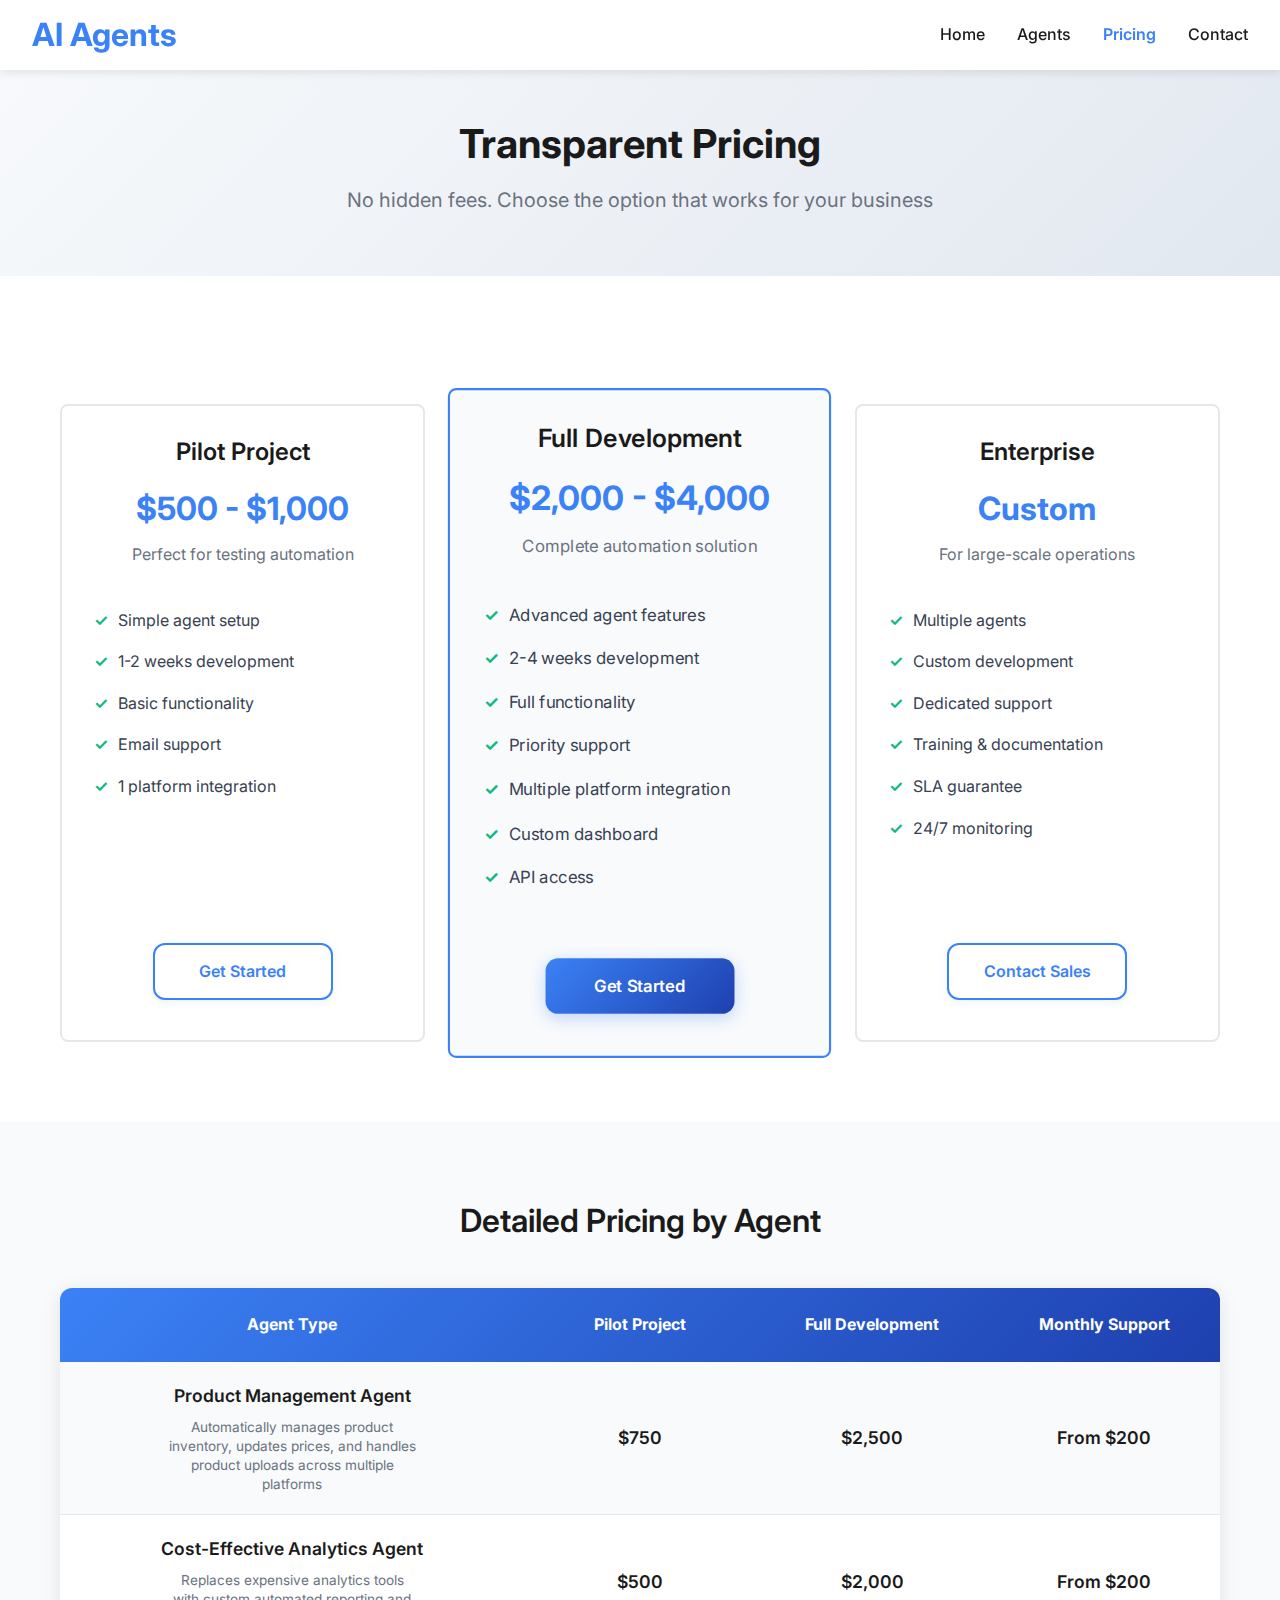
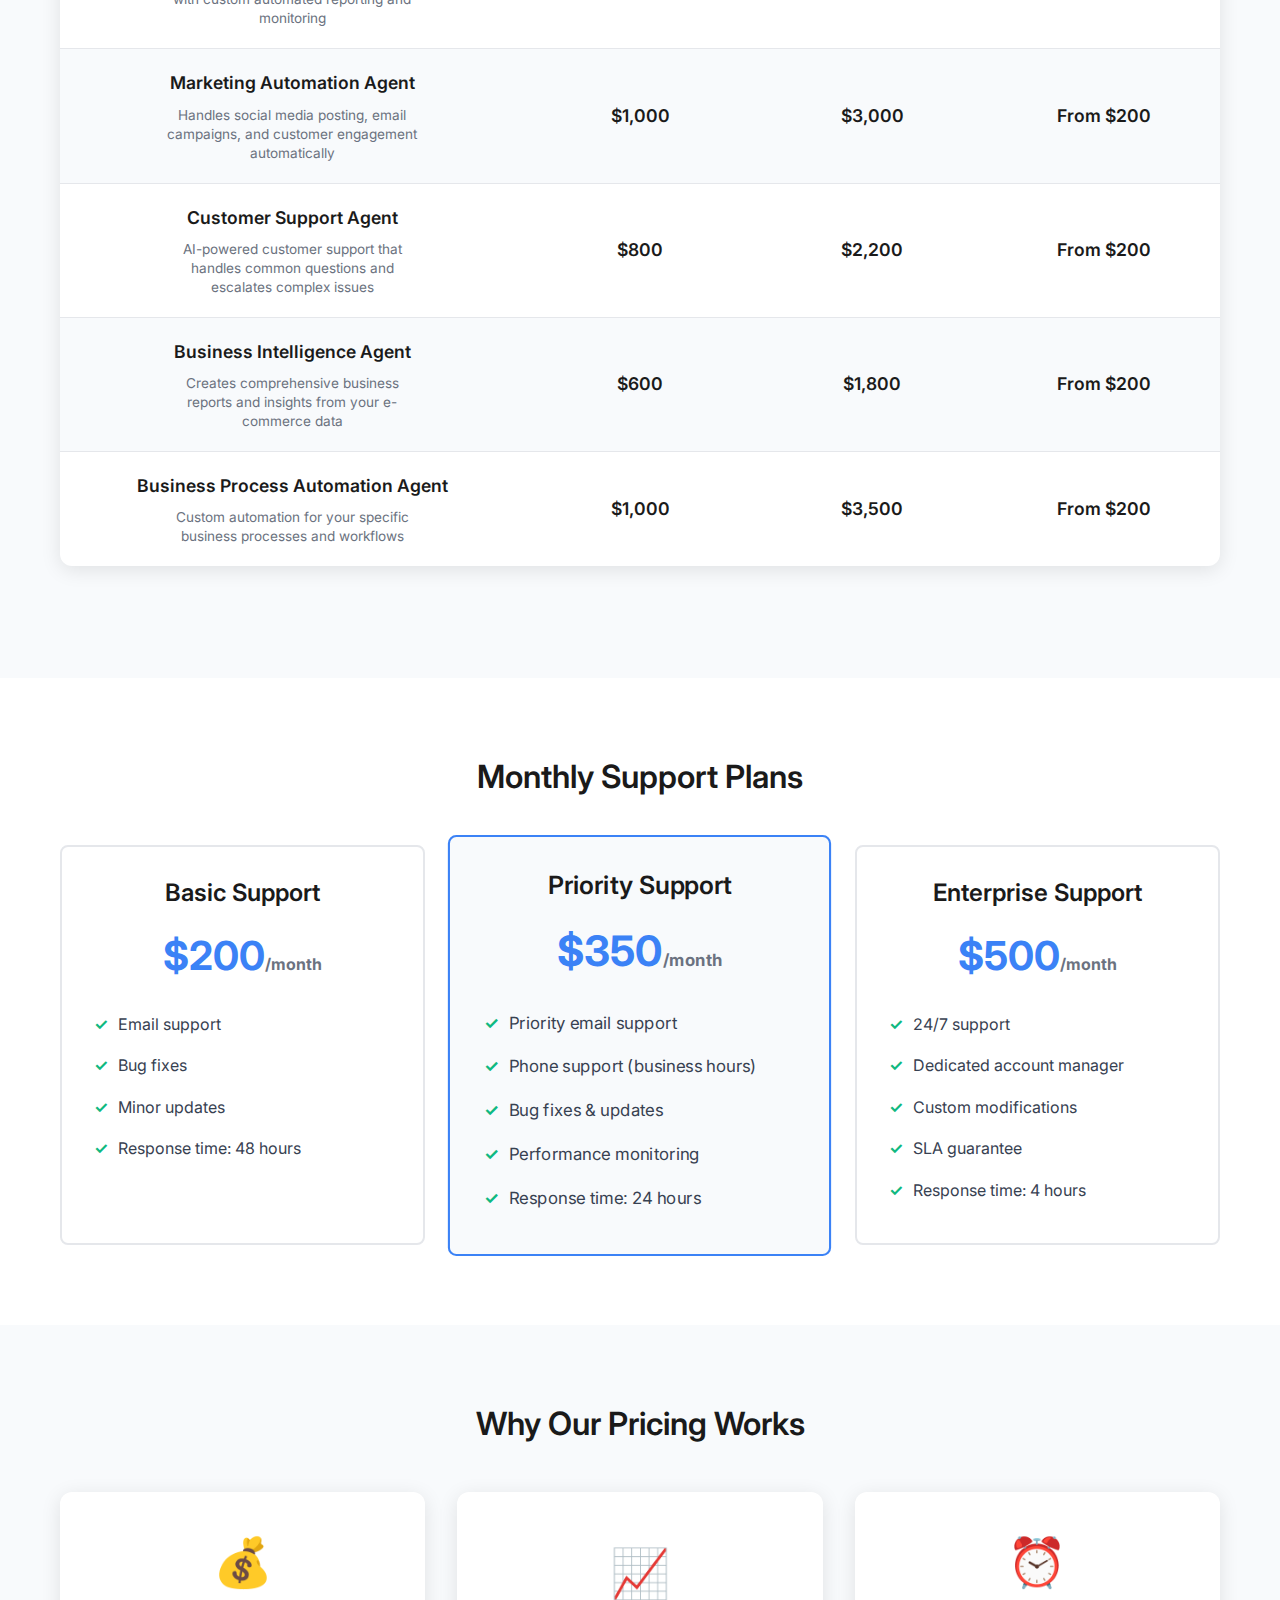
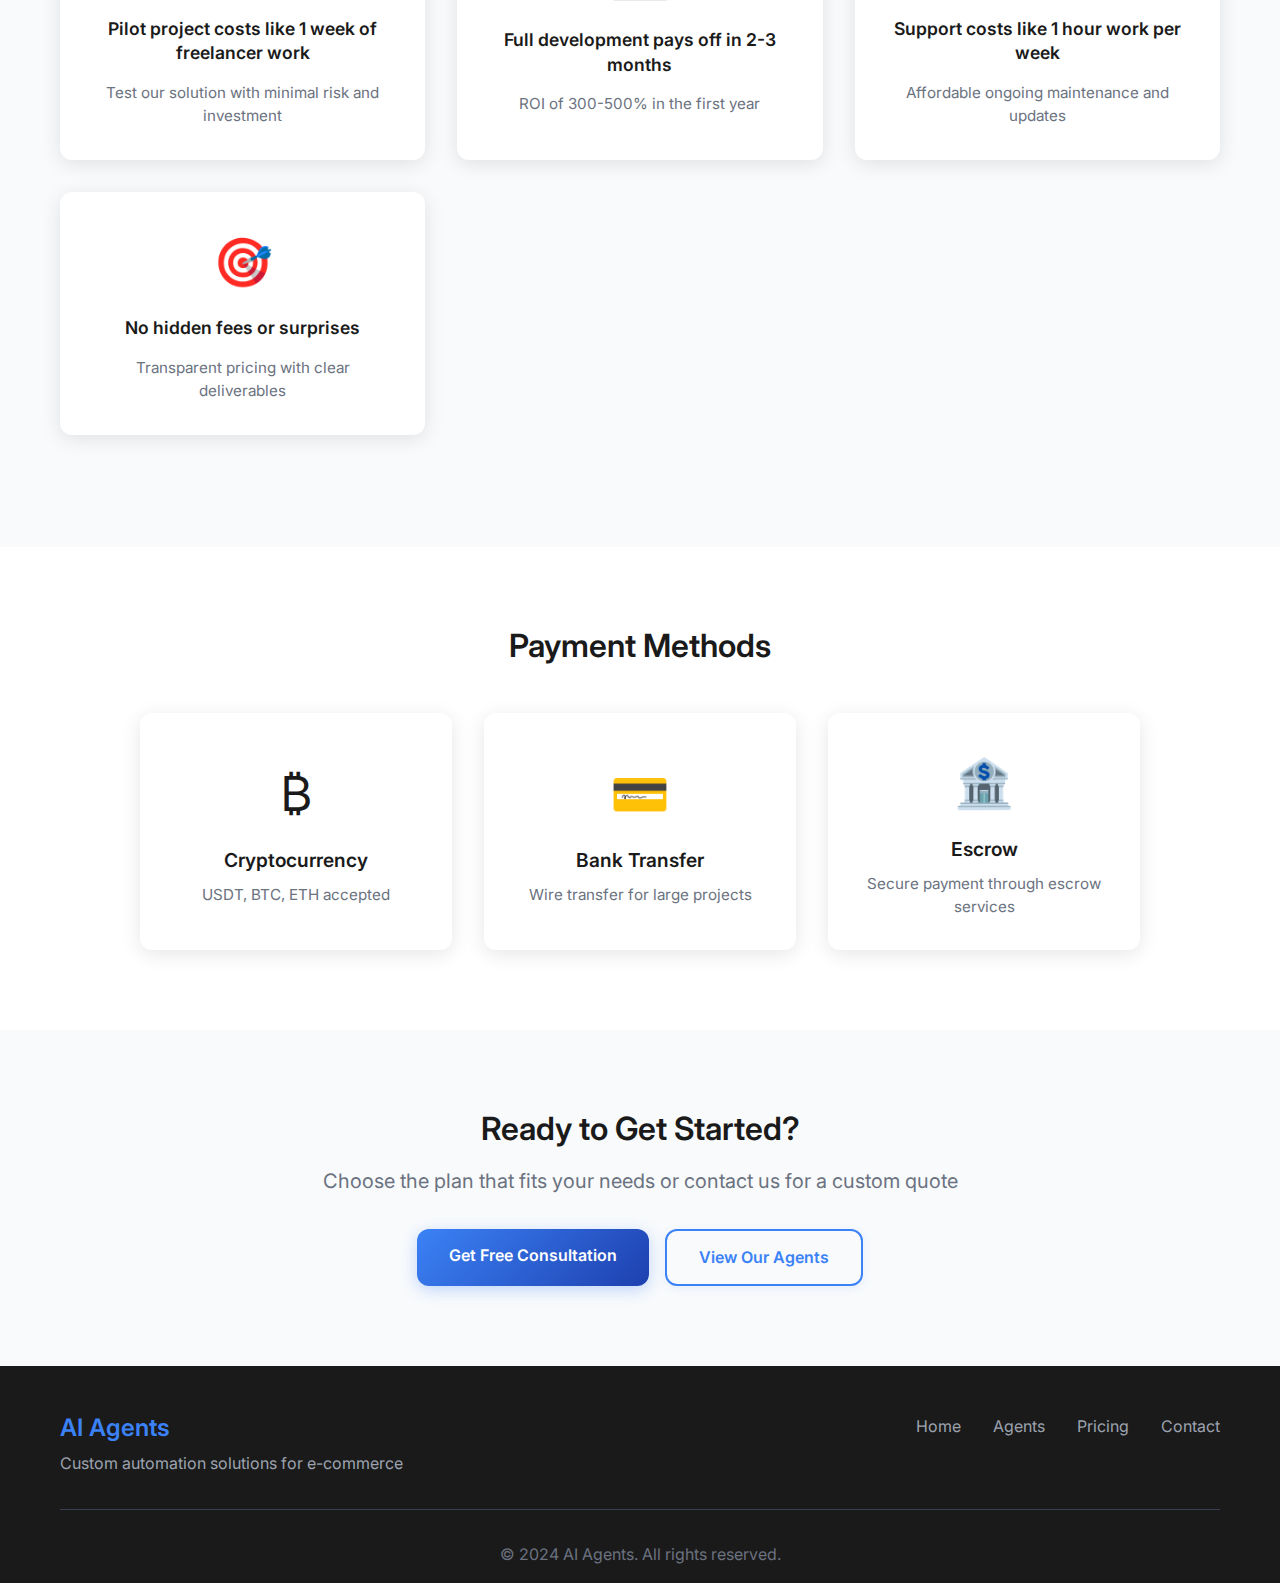
<file: website/pricing.html>
<!DOCTYPE html>
<html lang="en">
<head>
    <meta charset="UTF-8">
    <meta name="viewport" content="width=device-width, initial-scale=1.0">
    <title>Pricing | AI Agents for E-commerce</title>
    <meta name="description" content="Transparent pricing for AI agents. Pilot projects from $500, full development $2000-4000. Monthly support $200-500. No hidden fees.">
    <link rel="stylesheet" href="css/style.css">
    <link rel="preconnect" href="https://fonts.googleapis.com">
    <link rel="preconnect" href="https://fonts.gstatic.com" crossorigin>
    <link href="https://fonts.googleapis.com/css2?family=Inter:wght@400;600;700&display=swap" rel="stylesheet">
    
    <!-- Google Analytics -->
    <script async src="https://www.googletagmanager.com/gtag/js?id=G-X48FE7DR4D"></script>
    <script>
        window.dataLayer = window.dataLayer || [];
        function gtag(){dataLayer.push(arguments);}
        gtag('js', new Date());
        gtag('config', 'G-X48FE7DR4D');
    </script>
</head>
<body>
    <!-- Header -->
    <header class="header">
        <nav class="nav">
            <div class="nav-brand">
                <a href="index.html"><h2>AI Agents</h2></a>
            </div>
            <div class="nav-links">
                <a href="index.html">Home</a>
                <a href="agents.html">Agents</a>
                <a href="pricing.html" class="active">Pricing</a>
                <a href="contact.html">Contact</a>
            </div>
        </nav>
    </header>

    <!-- Hero Section -->
    <section class="page-hero">
        <div class="container">
            <h1>Transparent Pricing</h1>
            <p>No hidden fees. Choose the option that works for your business</p>
        </div>
    </section>

    <!-- Pricing Overview -->
    <section class="pricing-overview">
        <div class="container">
            <div class="pricing-cards">
                <div class="pricing-card">
                    <div class="card-header">
                        <h3>Pilot Project</h3>
                        <div class="price-range">$500 - $1,000</div>
                        <p class="price-description">Perfect for testing automation</p>
                    </div>
                    <div class="card-features">
                        <ul>
                            <li>Simple agent setup</li>
                            <li>1-2 weeks development</li>
                            <li>Basic functionality</li>
                            <li>Email support</li>
                            <li>1 platform integration</li>
                        </ul>
                    </div>
                    <div class="card-cta">
                        <a href="contact.html" class="btn btn-secondary">Get Started</a>
                    </div>
                </div>

                <div class="pricing-card featured">
                    <div class="card-header">
                        <h3>Full Development</h3>
                        <div class="price-range">$2,000 - $4,000</div>
                        <p class="price-description">Complete automation solution</p>
                    </div>
                    <div class="card-features">
                        <ul>
                            <li>Advanced agent features</li>
                            <li>2-4 weeks development</li>
                            <li>Full functionality</li>
                            <li>Priority support</li>
                            <li>Multiple platform integration</li>
                            <li>Custom dashboard</li>
                            <li>API access</li>
                        </ul>
                    </div>
                    <div class="card-cta">
                        <a href="contact.html" class="btn btn-primary">Get Started</a>
                    </div>
                </div>

                <div class="pricing-card">
                    <div class="card-header">
                        <h3>Enterprise</h3>
                        <div class="price-range">Custom</div>
                        <p class="price-description">For large-scale operations</p>
                    </div>
                    <div class="card-features">
                        <ul>
                            <li>Multiple agents</li>
                            <li>Custom development</li>
                            <li>Dedicated support</li>
                            <li>Training & documentation</li>
                            <li>SLA guarantee</li>
                            <li>24/7 monitoring</li>
                        </ul>
                    </div>
                    <div class="card-cta">
                        <a href="contact.html" class="btn btn-secondary">Contact Sales</a>
                    </div>
                </div>
            </div>
        </div>
    </section>

    <!-- Detailed Pricing -->
    <section class="detailed-pricing">
        <div class="container">
            <h2 class="section-title">Detailed Pricing by Agent</h2>
            <div class="pricing-table">
                <div class="table-header">
                    <div class="table-cell">Agent Type</div>
                    <div class="table-cell">Pilot Project</div>
                    <div class="table-cell">Full Development</div>
                    <div class="table-cell">Monthly Support</div>
                </div>
                
                <div class="table-row">
                    <div class="table-cell agent-name" data-label="Agent Type">
                        <strong>Product Management Agent</strong>
                        <small>Automatically manages product inventory, updates prices, and handles product uploads across multiple platforms</small>
                    </div>
                    <div class="table-cell price-cell" data-label="Pilot Project">$750</div>
                    <div class="table-cell price-cell" data-label="Full Development">$2,500</div>
                    <div class="table-cell price-cell" data-label="Monthly Support">From $200</div>
                </div>
                
                <div class="table-row">
                    <div class="table-cell agent-name" data-label="Agent Type">
                        <strong>Cost-Effective Analytics Agent</strong>
                        <small>Replaces expensive analytics tools with custom automated reporting and monitoring</small>
                    </div>
                    <div class="table-cell price-cell" data-label="Pilot Project">$500</div>
                    <div class="table-cell price-cell" data-label="Full Development">$2,000</div>
                    <div class="table-cell price-cell" data-label="Monthly Support">From $200</div>
                </div>
                
                <div class="table-row">
                    <div class="table-cell agent-name" data-label="Agent Type">
                        <strong>Marketing Automation Agent</strong>
                        <small>Handles social media posting, email campaigns, and customer engagement automatically</small>
                    </div>
                    <div class="table-cell price-cell" data-label="Pilot Project">$1,000</div>
                    <div class="table-cell price-cell" data-label="Full Development">$3,000</div>
                    <div class="table-cell price-cell" data-label="Monthly Support">From $200</div>
                </div>
                
                <div class="table-row">
                    <div class="table-cell agent-name" data-label="Agent Type">
                        <strong>Customer Support Agent</strong>
                        <small>AI-powered customer support that handles common questions and escalates complex issues</small>
                    </div>
                    <div class="table-cell price-cell" data-label="Pilot Project">$800</div>
                    <div class="table-cell price-cell" data-label="Full Development">$2,200</div>
                    <div class="table-cell price-cell" data-label="Monthly Support">From $200</div>
                </div>
                
                <div class="table-row">
                    <div class="table-cell agent-name" data-label="Agent Type">
                        <strong>Business Intelligence Agent</strong>
                        <small>Creates comprehensive business reports and insights from your e-commerce data</small>
                    </div>
                    <div class="table-cell price-cell" data-label="Pilot Project">$600</div>
                    <div class="table-cell price-cell" data-label="Full Development">$1,800</div>
                    <div class="table-cell price-cell" data-label="Monthly Support">From $200</div>
                </div>
                
                <div class="table-row">
                    <div class="table-cell agent-name" data-label="Agent Type">
                        <strong>Business Process Automation Agent</strong>
                        <small>Custom automation for your specific business processes and workflows</small>
                    </div>
                    <div class="table-cell price-cell" data-label="Pilot Project">$1,000</div>
                    <div class="table-cell price-cell" data-label="Full Development">$3,500</div>
                    <div class="table-cell price-cell" data-label="Monthly Support">From $200</div>
                </div>
            </div>
        </div>
    </section>

    <!-- Support Pricing -->
    <section class="support-pricing">
        <div class="container">
            <h2 class="section-title">Monthly Support Plans</h2>
            <div class="support-cards">
                <div class="support-card">
                    <h3>Basic Support</h3>
                    <div class="support-price">$200<span>/month</span></div>
                    <ul>
                        <li>Email support</li>
                        <li>Bug fixes</li>
                        <li>Minor updates</li>
                        <li>Response time: 48 hours</li>
                    </ul>
                </div>
                
                <div class="support-card featured">
                    <h3>Priority Support</h3>
                    <div class="support-price">$350<span>/month</span></div>
                    <ul>
                        <li>Priority email support</li>
                        <li>Phone support (business hours)</li>
                        <li>Bug fixes & updates</li>
                        <li>Performance monitoring</li>
                        <li>Response time: 24 hours</li>
                    </ul>
                </div>
                
                <div class="support-card">
                    <h3>Enterprise Support</h3>
                    <div class="support-price">$500<span>/month</span></div>
                    <ul>
                        <li>24/7 support</li>
                        <li>Dedicated account manager</li>
                        <li>Custom modifications</li>
                        <li>SLA guarantee</li>
                        <li>Response time: 4 hours</li>
                    </ul>
                </div>
            </div>
        </div>
    </section>

    <!-- Why Our Pricing -->
    <section class="pricing-benefits">
        <div class="container">
            <h2 class="section-title">Why Our Pricing Works</h2>
            <div class="benefits-grid">
                <div class="benefit-item">
                    <div class="benefit-icon">💰</div>
                    <h3>Pilot project costs like 1 week of freelancer work</h3>
                    <p>Test our solution with minimal risk and investment</p>
                </div>
                
                <div class="benefit-item">
                    <div class="benefit-icon">📈</div>
                    <h3>Full development pays off in 2-3 months</h3>
                    <p>ROI of 300-500% in the first year</p>
                </div>
                
                <div class="benefit-item">
                    <div class="benefit-icon">⏰</div>
                    <h3>Support costs like 1 hour work per week</h3>
                    <p>Affordable ongoing maintenance and updates</p>
                </div>
                
                <div class="benefit-item">
                    <div class="benefit-icon">🎯</div>
                    <h3>No hidden fees or surprises</h3>
                    <p>Transparent pricing with clear deliverables</p>
                </div>
            </div>
        </div>
    </section>

    <!-- Payment Methods -->
    <section class="payment-methods">
        <div class="container">
            <h2 class="section-title">Payment Methods</h2>
            <div class="payment-grid">
                <div class="payment-method">
                    <div class="payment-icon">₿</div>
                    <h3>Cryptocurrency</h3>
                    <p>USDT, BTC, ETH accepted</p>
                </div>
                
                <div class="payment-method">
                    <div class="payment-icon">💳</div>
                    <h3>Bank Transfer</h3>
                    <p>Wire transfer for large projects</p>
                </div>
                
                <div class="payment-method">
                    <div class="payment-icon">🏦</div>
                    <h3>Escrow</h3>
                    <p>Secure payment through escrow services</p>
                </div>
            </div>
        </div>
    </section>

    <!-- CTA Section -->
    <section class="cta-section">
        <div class="container">
            <h2>Ready to Get Started?</h2>
            <p>Choose the plan that fits your needs or contact us for a custom quote</p>
            <div class="cta-buttons">
                <a href="contact.html" class="btn btn-primary">Get Free Consultation</a>
                <a href="agents.html" class="btn btn-secondary">View Our Agents</a>
            </div>
        </div>
    </section>

    <!-- Footer -->
    <footer class="footer">
        <div class="container">
            <div class="footer-content">
                <div class="footer-brand">
                    <h3>AI Agents</h3>
                    <p>Custom automation solutions for e-commerce</p>
                </div>
                <div class="footer-links">
                    <a href="index.html">Home</a>
                    <a href="agents.html">Agents</a>
                    <a href="pricing.html">Pricing</a>
                    <a href="contact.html">Contact</a>
                </div>
            </div>
            <div class="footer-bottom">
                <p>&copy; 2024 AI Agents. All rights reserved.</p>
            </div>
        </div>
    </footer>

    <script src="js/script.js"></script>
</body>
</html>
</file>
<file: css/style.css>
/* Reset and Base Styles */
* {
    margin: 0;
    padding: 0;
    box-sizing: border-box;
}

/* Prevent horizontal overflow */
html, body {
    overflow-x: hidden;
    max-width: 100%;
}

body {
    font-family: 'Inter', sans-serif;
    line-height: 1.6;
    color: #1a1a1a;
    background-color: #ffffff;
}

.container {
    max-width: 1200px;
    margin: 0 auto;
    padding: 0 20px;
    width: 100%;
    overflow-x: hidden;
}

/* Typography */
h1, h2, h3, h4, h5, h6 {
    font-weight: 600;
    line-height: 1.2;
}

h1 {
    font-size: 2.5rem;
    font-weight: 700;
}

h2 {
    font-size: 2rem;
}

h3 {
    font-size: 1.5rem;
}

p {
    font-size: 1rem;
    color: #6b7280;
}

/* Header */
.header {
    background: #ffffff;
    box-shadow: 0 2px 10px rgba(0, 0, 0, 0.1);
    position: fixed;
    top: 0;
    left: 0;
    right: 0;
    z-index: 1000;
}

.nav {
    display: flex;
    justify-content: space-between;
    align-items: center;
    padding: 1rem 2rem;
    flex-wrap: wrap;
    gap: 1rem;
}

.nav-brand h2 {
    color: #3b82f6;
    font-weight: 700;
}

.nav-brand a {
    text-decoration: none;
    color: inherit;
}

.nav-brand a:hover {
    text-decoration: none;
    color: inherit;
}

.nav-links {
    display: flex;
    gap: 2rem;
    flex-wrap: wrap;
    justify-content: center;
}

.nav-links a {
    text-decoration: none;
    color: #1a1a1a;
    font-weight: 500;
    transition: color 0.3s ease;
}

.nav-links a:hover {
    color: #3b82f6;
}

/* Hero Section */
.hero {
    padding: 140px 0 80px;
    background: transparent; /* Убираем фон чтобы было видно фото */
}

.hero-content {
    display: flex !important;
    flex-direction: column !important; /* Вертикально на всех устройствах */
    align-items: center !important;
    gap: 2rem !important;
    max-width: 1200px;
    margin: 0 auto;
    padding: 2rem 1rem;
    background: transparent;
}

.hero-left {
    order: 1 !important; /* Фото первым */
    width: 100% !important;
    max-width: 400px !important;
    display: flex !important;
    justify-content: center !important;
    align-items: center !important;
}

.hero-right {
    order: 2 !important; /* Текст вторым */
    width: 100% !important;
    display: flex !important;
    flex-direction: column !important;
    justify-content: center !important;
    text-align: center !important;
}

.hero-text {
    text-align: center;
    padding: 0;
    background: transparent;
    width: 100%;
}

/* Убираем фон полностью - фото должно быть видно! */
.hero-text::before {
    content: '';
    position: absolute;
    top: 0;
    left: 0;
    right: 0;
    bottom: 0;
    background: transparent; /* Полностью прозрачный фон */
    border-radius: 0;
    z-index: -1;
    backdrop-filter: none; /* Убираем размытие */
}

.hero-image {
    width: 100% !important;
    max-width: 350px !important;
    height: 400px !important;
    display: flex !important;
    align-items: center !important;
    justify-content: center !important;
    overflow: visible !important;
    background: linear-gradient(135deg, #f8fafc 0%, #e2e8f0 50%, #cbd5e1 100%) !important;
    border-radius: 20px !important;
    box-shadow: 0 10px 30px rgba(0, 0, 0, 0.1) !important;
    margin: 0 auto !important;
    position: relative !important;
}

.profile-photo {
    position: relative;
    width: 100%;
    height: 100%;
    z-index: 1;
    border-radius: 15px; /* Скругленные углы */
    overflow: visible; /* Позволяем бейджу быть видимым */
    display: flex;
    align-items: center;
    justify-content: center;
    box-shadow: 0 8px 25px rgba(0, 0, 0, 0.15);
}

.profile-photo img {
    width: 100%;
    height: 100%;
    object-fit: cover;
    object-position: center;
    border-radius: inherit;
    position: relative;
    z-index: 1;
}

.profile-photo::before {
    content: '';
    position: absolute;
    top: 0;
    left: 0;
    right: 0;
    bottom: 0;
    background: linear-gradient(90deg, 
        rgba(248, 250, 252, 0.3) 0%, 
        rgba(226, 232, 240, 0.2) 30%, 
        rgba(203, 213, 225, 0.1) 60%, 
        transparent 80%);
    border-radius: inherit;
    z-index: 2;
    pointer-events: none;
}

.python-badge {
    position: absolute;
    top: 15px;
    left: 15px; /* Перемещаем в левый верхний угол */
    background: linear-gradient(135deg, #64748b 0%, #94a3b8 100%);
    color: white;
    padding: 10px 18px;
    border-radius: 25px;
    font-size: 0.9rem;
    font-weight: 600;
    z-index: 3;
    box-shadow: 0 6px 20px rgba(55, 118, 171, 0.4);
    display: flex;
    align-items: center;
    gap: 8px;
    animation: float 3s ease-in-out infinite;
}

.python-badge::before {
    content: '🐍';
    font-size: 1rem;
}

@keyframes float {
    0%, 100% { transform: translateY(0px); }
    50% { transform: translateY(-5px); }
}

.hero-title {
    margin-bottom: 1rem;
    color: #1a1a1a;
    font-size: 2.5rem;
    font-weight: 800;
    line-height: 1.2;
}

.hero-subtitle {
    font-size: 1.1rem;
    margin-bottom: 1.5rem;
    color: #6b7280;
    line-height: 1.6;
}

.hero-features {
    list-style: none;
    margin-bottom: 2rem;
    max-width: 600px;
    text-align: left;
    margin-left: 0;
    margin-right: auto;
}

.hero-features li {
    padding: 0.5rem 0;
    font-size: 1.1rem;
    color: #374151;
    display: flex;
    align-items: center;
    justify-content: flex-start;
}

.hero-features li::before {
    content: "✓";
    color: #10b981;
    font-weight: bold;
    margin-right: 0.5rem;
}

.hero-pricing {
    display: grid;
    grid-template-columns: 1fr 1fr;
    gap: 1rem;
    margin-bottom: 1.5rem;
    max-width: 500px;
    margin-left: auto; /* Центрируем кнопки */
    margin-right: auto;
}

.pilot-price, .full-price {
    background: linear-gradient(135deg, #3b82f6 0%, #1e40af 100%);
    color: white;
    padding: 0.75rem 1rem;
    border-radius: 8px;
    font-weight: 600;
    font-size: 0.9rem;
    box-shadow: 0 4px 15px rgba(59, 130, 246, 0.3);
    transition: all 0.3s ease;
    border: none;
    cursor: pointer;
    position: relative;
    overflow: hidden;
    display: flex;
    align-items: center;
    justify-content: center;
    text-align: center;
    text-decoration: none;
    color: white;
}

.pilot-price:hover, .full-price:hover {
    transform: translateY(-2px);
    box-shadow: 0 8px 25px rgba(59, 130, 246, 0.4);
    color: white;
    text-decoration: none;
}

.pilot-price::before, .full-price::before {
    content: '';
    position: absolute;
    top: 0;
    left: -100%;
    width: 100%;
    height: 100%;
    background: linear-gradient(90deg, transparent, rgba(255, 255, 255, 0.2), transparent);
    transition: left 0.5s;
}

.pilot-price:hover::before, .full-price:hover::before {
    left: 100%;
}

.hero-cta {
    display: grid;
    grid-template-columns: 1fr 1fr;
    gap: 1rem;
    max-width: 500px;
    margin-left: auto; /* Центрируем кнопки */
    margin-right: auto;
}

/* Buttons */
.btn {
    display: inline-block;
    padding: 0.875rem 2rem;
    border-radius: 12px;
    text-decoration: none;
    font-weight: 600;
    font-size: 1rem;
    transition: all 0.3s ease;
    border: none;
    cursor: pointer;
    position: relative;
    overflow: hidden;
    text-align: center;
    min-width: 180px;
}

.btn-primary {
    background: linear-gradient(135deg, #3b82f6 0%, #1e40af 100%);
    color: white;
    box-shadow: 0 4px 15px rgba(59, 130, 246, 0.3);
}

.btn-primary:hover {
    background: linear-gradient(135deg, #2563eb 0%, #1d4ed8 100%);
    transform: translateY(-2px);
    box-shadow: 0 8px 25px rgba(59, 130, 246, 0.4);
}

.btn-secondary {
    background: transparent;
    color: #3b82f6;
    border: 2px solid #3b82f6;
    box-shadow: 0 2px 10px rgba(59, 130, 246, 0.1);
}

.btn-secondary:hover {
    background: #3b82f6;
    color: white;
    transform: translateY(-2px);
    box-shadow: 0 8px 25px rgba(59, 130, 246, 0.3);
}

.btn::before {
    content: '';
    position: absolute;
    top: 0;
    left: -100%;
    width: 100%;
    height: 100%;
    background: linear-gradient(90deg, transparent, rgba(255, 255, 255, 0.2), transparent);
    transition: left 0.5s;
}

.btn:hover::before {
    left: 100%;
}

/* Section Titles */
.section-title {
    text-align: center;
    margin-bottom: 3rem;
    color: #1a1a1a;
}

/* Agents Section */
.agents {
    padding: 80px 0;
    background: #ffffff;
}

.agents-grid {
    display: grid;
    grid-template-columns: repeat(auto-fit, minmax(280px, 1fr));
    gap: 1.5rem;
    align-items: stretch;
    width: 100%;
    overflow-x: hidden;
}

.agent-card {
    background: #ffffff;
    padding: 2rem;
    border-radius: 12px;
    box-shadow: 0 4px 20px rgba(0, 0, 0, 0.1);
    text-align: center;
    transition: transform 0.3s ease;
    display: grid;
    grid-template-rows: auto auto auto 1fr auto auto;
    gap: 1rem;
    height: 100%;
    min-height: 500px;
}

.agent-card:hover {
    transform: translateY(-5px);
}

.agent-icon {
    font-size: 3rem;
    display: block;
    text-align: center;
}

.agent-card h3 {
    color: #1a1a1a;
    font-size: 1.25rem;
    font-weight: 700;
    line-height: 1.3;
    text-align: center;
    height: 60px;
    display: flex;
    align-items: center;
    justify-content: center;
}

.agent-card p {
    color: #6b7280;
    line-height: 1.5;
    text-align: center;
}

.agent-pricing {
    display: flex;
    justify-content: space-between;
    gap: 1rem;
    align-self: end;
}

.pilot, .full {
    flex: 1;
    padding: 0.75rem 1rem;
    border-radius: 8px;
    font-weight: 600;
    font-size: 0.9rem;
    text-align: center;
    min-height: 44px;
    display: flex;
    align-items: center;
    justify-content: center;
    position: relative;
    overflow: hidden;
    transition: all 0.3s ease;
    cursor: pointer;
}

.pilot {
    background: #f3f4f6;
    color: #374151;
    border: 1px solid #e5e7eb;
}

.pilot:hover {
    transform: translateY(-2px);
    box-shadow: 0 4px 15px rgba(0, 0, 0, 0.1);
}

.full {
    background: #3b82f6;
    color: white;
    border: 1px solid #2563eb;
}

.full:hover {
    transform: translateY(-2px);
    box-shadow: 0 4px 15px rgba(59, 130, 246, 0.3);
}

.pilot::before, .full::before {
    content: '';
    position: absolute;
    top: 0;
    left: -100%;
    width: 100%;
    height: 100%;
    background: linear-gradient(90deg, transparent, rgba(255, 255, 255, 0.2), transparent);
    transition: left 0.5s;
    z-index: 1;
}

.pilot:hover::before, .full:hover::before {
    left: 100%;
}

/* Agent Actions */
.agent-actions {
    margin-top: 1rem;
    text-align: center;
}

.btn-case-study {
    background: transparent;
    color: #3b82f6;
    border: 2px solid #3b82f6;
    padding: 0.75rem 1.5rem;
    border-radius: 8px;
    font-weight: 600;
    font-size: 0.9rem;
    cursor: pointer;
    transition: all 0.3s ease;
    position: relative;
    overflow: hidden;
    box-shadow: 0 2px 10px rgba(59, 130, 246, 0.1);
}

.btn-case-study:hover {
    background: #3b82f6;
    color: white;
    transform: translateY(-2px);
    box-shadow: 0 4px 20px rgba(59, 130, 246, 0.3);
}

.btn-case-study::before {
    content: '';
    position: absolute;
    top: 0;
    left: -100%;
    width: 100%;
    height: 100%;
    background: linear-gradient(90deg, transparent, rgba(255, 255, 255, 0.2), transparent);
    transition: left 0.5s;
    z-index: 1;
}

.btn-case-study:hover::before {
    left: 100%;
}

/* Modal Styles */
.modal {
    display: none;
    position: fixed;
    z-index: 1000;
    left: 0;
    top: 0;
    width: 100%;
    height: 100%;
    background-color: rgba(0, 0, 0, 0.5);
    backdrop-filter: blur(5px);
    overflow-y: auto;
}

.modal-content {
    background-color: #ffffff;
    margin: 5% auto;
    padding: 0;
    border-radius: 12px;
    width: 90%;
    max-width: 800px;
    max-height: 80vh;
    overflow-y: auto;
    box-shadow: 0 20px 60px rgba(0, 0, 0, 0.3);
    animation: modalSlideIn 0.3s ease-out;
    position: relative;
    top: 50%;
    transform: translateY(-50%);
}

@keyframes modalSlideIn {
    from {
        opacity: 0;
        transform: translateY(-50px);
    }
    to {
        opacity: 1;
        transform: translateY(0);
    }
}

.modal-header {
    background: linear-gradient(135deg, #3b82f6 0%, #1e40af 100%);
    color: white;
    padding: 1.5rem 2rem;
    border-radius: 12px 12px 0 0;
    position: relative;
}

.modal-header h2 {
    margin: 0;
    font-size: 1.5rem;
    font-weight: 700;
}

.modal-close {
    position: absolute;
    top: 1rem;
    right: 1.5rem;
    background: none;
    border: none;
    color: white;
    font-size: 1.5rem;
    cursor: pointer;
    padding: 0.5rem;
    border-radius: 50%;
    transition: background-color 0.3s ease;
}

.modal-close:hover {
    background-color: rgba(255, 255, 255, 0.2);
}

.modal-body {
    padding: 2rem;
}

.case-study-section {
    margin-bottom: 2rem;
}

.case-study-section h3 {
    color: #1a1a1a;
    font-size: 1.2rem;
    margin-bottom: 1rem;
    display: flex;
    align-items: center;
    gap: 0.5rem;
}

.case-study-section h3::before {
    content: '';
    width: 4px;
    height: 20px;
    background: linear-gradient(135deg, #3b82f6 0%, #1e40af 100%);
    border-radius: 2px;
}

.problem-box, .solution-box, .results-box {
    background: #f8fafc;
    border-left: 4px solid #e5e7eb;
    padding: 1.5rem;
    border-radius: 0 8px 8px 0;
    margin-bottom: 1.5rem;
}

.problem-box {
    border-left-color: #ef4444;
}

.solution-box {
    border-left-color: #3b82f6;
}

.results-box {
    border-left-color: #10b981;
}

.metrics-grid {
    display: grid;
    grid-template-columns: repeat(auto-fit, minmax(200px, 1fr));
    gap: 1rem;
    margin: 1.5rem 0;
}

.metric-card {
    background: white;
    border: 2px solid #e5e7eb;
    border-radius: 8px;
    padding: 1.5rem;
    text-align: center;
    transition: all 0.3s ease;
}

.metric-card:hover {
    border-color: #3b82f6;
    transform: translateY(-2px);
    box-shadow: 0 4px 15px rgba(59, 130, 246, 0.1);
}

.metric-value {
    font-size: 1.8rem;
    font-weight: 700;
    color: #3b82f6;
    margin-bottom: 0.5rem;
    word-break: break-word;
    line-height: 1.2;
}

.metric-label {
    color: #6b7280;
    font-size: 0.85rem;
    font-weight: 500;
    line-height: 1.3;
    word-break: break-word;
}

.disclaimer {
    background: #fef3c7;
    border: 1px solid #f59e0b;
    border-radius: 8px;
    padding: 1rem;
    margin-top: 2rem;
    font-size: 0.9rem;
    color: #92400e;
}

.disclaimer::before {
    content: 'ℹ️ ';
    font-weight: bold;
}

/* Modal Responsive Styles */
@media (max-width: 768px) {
    .modal-content {
        width: 95%;
        margin: 10% auto;
        max-height: 85vh;
    }
    
    .modal-header {
        padding: 1rem 1.5rem;
    }
    
    .modal-header h2 {
        font-size: 1.2rem;
        padding-right: 2rem;
    }
    
    .modal-body {
        padding: 1.5rem;
    }
    
    .metrics-grid {
        grid-template-columns: repeat(2, 1fr);
        gap: 0.75rem;
    }
    
    .metric-card {
        padding: 1rem;
    }
    
    .metric-value {
        font-size: 1.4rem;
        line-height: 1.1;
    }
    
    .metric-label {
        font-size: 0.8rem;
        line-height: 1.2;
    }
    
    .case-study-section h3 {
        font-size: 1.1rem;
    }
    
    .problem-box, .solution-box, .results-box {
        padding: 1rem;
    }
}

@media (max-width: 480px) {
    .modal-content {
        width: 98%;
        margin: 5% auto;
        max-height: 90vh;
    }
    
    .metrics-grid {
        grid-template-columns: 1fr;
    }
    
    .modal-header h2 {
        font-size: 1rem;
    }
    
    .modal-body {
        padding: 1rem;
    }
}

.section-subtitle {
    text-align: center;
    color: #666;
    font-size: 1.1em;
    margin-bottom: 40px;
    font-style: italic;
}

.pain-solved {
    background: #fff3cd;
    color: #856404;
    padding: 12px 16px;
    border-radius: 8px;
    font-size: 0.9em;
    font-weight: 600;
    border-left: 4px solid #ffc107;
    text-align: center;
    line-height: 1.4;
    min-height: 50px;
    display: flex;
    align-items: center;
    justify-content: center;
}

.agent-features {
    text-align: left;
}

.agent-features h4 {
    color: #333;
    font-size: 1em;
    margin-bottom: 12px;
    font-weight: 600;
    text-align: center;
}

.agent-features ul {
    list-style: none;
    padding: 0;
    margin: 0;
    text-align: left;
}

.agent-features li {
    padding: 6px 0;
    color: #666;
    font-size: 0.9em;
    position: relative;
    padding-left: 24px;
    line-height: 1.4;
}


.section-intro {
    text-align: center;
    margin-bottom: 60px;
}

.section-intro h2 {
    margin-bottom: 20px;
    color: #1a1a1a;
}

.section-intro .section-subtitle {
    color: #666;
    font-size: 1.1em;
    font-style: italic;
    margin: 5;
}

/* Responsive adjustments for agent cards */
@media (max-width: 768px) {
    .agents-grid {
        grid-template-columns: 1fr;
        gap: 1rem;
    }
    
    .agent-card {
        padding: 1.5rem;
        min-height: 450px;
    }
    
    .agent-card h3 {
        font-size: 1.3rem;
        height: 50px;
    }
    
    .agent-card {
        min-height: auto;
        padding: 1.5rem;
    }
    
    .agent-pricing {
        flex-direction: column;
        gap: 0.75rem;
    }
    
    .pilot, .full {
        width: 100%;
    }
    
    /* Fix profitability grid for tablet - PERFECT LAYOUT */
    .profitability-grid {
        display: grid !important;
        grid-template-columns: repeat(12, 1fr) !important;
        gap: 1rem !important;
        width: 100% !important;
    }
    
    /* Top row: 3 cards EQUAL WIDTH */
    .profitability-grid .profit-item:nth-child(1) {
        grid-column: 1 / 5 !important;
    }
    
    .profitability-grid .profit-item:nth-child(2) {
        grid-column: 5 / 9 !important;
    }
    
    .profitability-grid .profit-item:nth-child(3) {
        grid-column: 9 / 13 !important;
    }
    
    /* Bottom row: 2 cards with indents */
    .profitability-grid .profit-item:nth-child(4) {
        grid-column: 2 / 6 !important;
    }
    
    .profitability-grid .roi-block {
        grid-column: 8 / 12 !important;
        padding: 0 !important;
        margin: 0 !important;
    }
    
    /* FORCE EQUAL WIDTH FOR ALL CARDS */
    .profitability-grid .profit-item {
        width: 100% !important;
        min-width: 0 !important;
        max-width: 100% !important;
        box-sizing: border-box !important;
        padding: 1.5rem !important;
        height: 120px !important;
        min-height: 120px !important;
    }
    
    .profitability-grid .roi-block .profit-item {
        width: 100% !important;
        min-width: 0 !important;
        max-width: 100% !important;
        box-sizing: border-box !important;
        padding: 1.5rem !important;
        height: 120px !important;
        min-height: 120px !important;
    }
    
    .roi-block .profit-item {
        padding: 1.5rem !important;
        height: 120px !important;
        min-height: 120px !important;
        display: flex !important;
        align-items: center !important;
        justify-content: center !important;
    }
    
    .profitability-grid .profit-item {
        padding: 1.5rem !important;
        height: 120px !important;
        min-height: 120px !important;
        display: flex !important;
        align-items: center !important;
        justify-content: center !important;
    }
    
    .profit-item h3 {
        font-size: 1.15rem;
        line-height: 1.3;
        text-align: center;
        margin: 0;
    }
}

/* Extra small screens - force 1 column for profitability grid */
@media (max-width: 600px) {
    .profitability-grid {
        display: grid !important;
        grid-template-columns: 1fr !important;
        grid-template-rows: auto !important;
        gap: 1rem !important;
        margin-bottom: 2.5rem !important;
        width: 100% !important;
    }
    
    .profitability-grid .profit-item:nth-child(1),
    .profitability-grid .profit-item:nth-child(2),
    .profitability-grid .profit-item:nth-child(3),
    .profitability-grid .profit-item:nth-child(4) {
        grid-column: 1 / -1 !important;
        grid-row: auto !important;
        width: 100% !important;
        max-width: 100% !important;
    }
    
    .profitability-grid .roi-block {
        grid-column: 1 / -1 !important;
        grid-row: auto !important;
        width: 100% !important;
        max-width: 100% !important;
    }
}

/* Small screens 320px-480px */
@media (max-width: 480px) {
    .agent-card {
        padding: 1rem;
    }
    
    .agent-card h3 {
        font-size: 1.1rem;
    }
    
    .agent-features {
        margin: 15px 0;
    }
    
    .pain-solved {
        padding: 10px 12px;
        font-size: 0.85em;
    }
    
    .benefits-grid {
        grid-template-columns: 1fr !important;
        grid-template-rows: auto !important;
    }
    
    .benefits-grid .benefit-item {
        grid-column: 1 !important;
        grid-row: auto !important;
        width: 100% !important;
    }
    
    .profitability-grid {
        display: grid !important;
        grid-template-columns: 1fr !important;
        grid-template-rows: auto !important;
        gap: 1rem !important;
        margin-bottom: 2.5rem !important;
        width: 100% !important;
    }
    
    /* Reset grid positioning for 320px - FORCE 1 COLUMN */
    .profitability-grid > *,
    .profitability-grid .profit-item,
    .profitability-grid .roi-block,
    .profitability-grid .roi-block .profit-item {
        grid-column: 1 / -1 !important;
        grid-row: auto !important;
    }
    
    .profitability-grid .profit-item,
    .profitability-grid .roi-block {
        width: 100% !important;
        max-width: 100% !important;
        padding: 1.25rem !important;
        height: auto !important;
        min-height: 120px !important;
        max-height: none !important;
        display: flex !important;
        align-items: center !important;
        justify-content: center !important;
        box-sizing: border-box !important;
    }
    
    .profitability-grid .roi-block {
        margin-top: 0.5rem !important;
    }
    
    .profit-item h3 {
        font-size: 1rem;
        line-height: 1.3;
    }
    
    .tech-badge {
        flex-direction: column;
        gap: 8px;
        padding: 12px 20px;
        font-size: 0.95rem;
    }
    
    .tech-text {
        font-size: 0.9rem;
        text-align: center;
    }
}

/* How It Works Section */
.how-it-works {
    padding: 80px 0;
    background: #f8fafc;
}

.tech-advantage {
    text-align: center;
    margin-bottom: 3rem;
}

.tech-badge {
    display: inline-flex;
    align-items: center;
    gap: 12px;
    background: linear-gradient(135deg, #1e40af 0%, #3b82f6 100%);
    color: white;
    padding: 16px 24px;
    border-radius: 50px;
    font-weight: 600;
    font-size: 1.1rem;
    box-shadow: 0 4px 15px rgba(59, 130, 246, 0.3);
    border: 2px solid rgba(255, 255, 255, 0.2);
}

.tech-icon {
    font-size: 1.5rem;
}

.tech-text {
    font-size: 1rem;
}

.steps {
    display: grid;
    grid-template-columns: repeat(auto-fit, minmax(250px, 1fr));
    gap: 2rem;
}

.step {
    text-align: center;
    padding: 2rem;
}

.step-number {
    width: 60px;
    height: 60px;
    background: #3b82f6;
    color: white;
    border-radius: 50%;
    display: flex;
    align-items: center;
    justify-content: center;
    font-size: 1.5rem;
    font-weight: 700;
    margin: 0 auto 1rem;
}

.step h3 {
    margin-bottom: 1rem;
    color: #1a1a1a;
}

.step p {
    color: #6b7280;
}

/* Testimonials Section */
.testimonials {
    padding: 5rem 0;
    background: #ffffff;
}

.testimonials-carousel {
    margin-top: 3rem;
}

.carousel-container {
    position: relative;
    border-radius: 12px;
    max-width: 800px;
    margin: 0 auto;
    width: 100%;
}

.carousel-track {
    display: flex;
    transition: transform 0.5s ease;
    gap: 1.5rem;
    align-items: center;
}

.testimonial-card {
    background: #f8fafc;
    padding: 1.5rem;
    border-radius: 12px;
    border: 1px solid #e5e7eb;
    transition: all 0.3s ease;
    position: relative;
    box-shadow: 0 2px 10px rgba(0, 0, 0, 0.05);
    width: 300px;
    max-width: 300px;
    min-width: 300px;
    flex-shrink: 0;
    margin: 0;
}

.testimonial-card:hover {
    transform: translateY(-3px);
    box-shadow: 0 8px 25px rgba(0, 0, 0, 0.1);
    border-color: #3b82f6;
}

.testimonial-card::before {
    content: '"';
    position: absolute;
    top: -8px;
    left: 15px;
    font-size: 3rem;
    color: #3b82f6;
    font-family: serif;
    line-height: 1;
}

.testimonial-content {
    margin-bottom: 1rem;
    padding-top: 1rem;
}

.testimonial-content p {
    font-size: 1rem;
    line-height: 1.6;
    color: #374151;
    font-style: italic;
    margin: 0;
}

.testimonial-author {
    display: flex;
    justify-content: space-between;
    align-items: center;
}

.author-info h4 {
    margin: 0 0 0.25rem 0;
    color: #1a1a1a;
    font-size: 1rem;
}

.author-info span {
    color: #6b7280;
    font-size: 0.85rem;
}

.rating {
    font-size: 1rem;
}

.carousel-controls {
    display: flex;
    justify-content: center;
    align-items: center;
    gap: 2rem;
    margin-top: 2rem;
}

.carousel-btn {
    background: #3b82f6;
    color: white;
    border: none;
    border-radius: 50%;
    width: 50px;
    height: 50px;
    font-size: 1.5rem;
    cursor: pointer;
    transition: all 0.3s ease;
    display: flex;
    align-items: center;
    justify-content: center;
}

.carousel-btn:hover {
    background: #1d4ed8;
    transform: scale(1.1);
}

.carousel-btn:disabled {
    background: #3b82f6;
    cursor: pointer;
    transform: none;
    opacity: 0.7;
}

.carousel-dots {
    display: flex;
    gap: 0.5rem;
}

.carousel-dot {
    width: 12px;
    height: 12px;
    border-radius: 50%;
    background: #d1d5db;
    cursor: pointer;
    transition: all 0.3s ease;
}

.carousel-dot.active {
    background: #3b82f6;
    transform: scale(1.2);
}

.testimonials-subtitle {
    text-align: center;
    color: #6b7280;
    font-size: 1.1rem;
    margin-bottom: 3rem;
}

.testimonial-form-container {
    max-width: 600px;
    margin: 0 auto;
    background: #ffffff;
    padding: 2.5rem;
    border-radius: 12px;
    box-shadow: 0 4px 20px rgba(0, 0, 0, 0.1);
}

.testimonial-form {
    display: flex;
    flex-direction: column;
    gap: 1.5rem;
}

.testimonial-form .form-row {
    display: grid;
    grid-template-columns: 1fr 1fr;
    gap: 1rem;
}

.testimonial-form .form-group {
    display: flex;
    flex-direction: column;
}

.testimonial-form input,
.testimonial-form select,
.testimonial-form textarea {
    padding: 0.75rem;
    border: 2px solid #e5e7eb;
    border-radius: 8px;
    font-size: 1rem;
    transition: border-color 0.3s ease;
}

.testimonial-form input:focus,
.testimonial-form select:focus,
.testimonial-form textarea:focus {
    outline: none;
    border-color: #3b82f6;
}

.testimonial-form textarea {
    resize: vertical;
    min-height: 100px;
}

.rating-label {
    font-weight: 600;
    color: #374151;
    margin-bottom: 0.5rem;
}

.rating-input {
    display: flex;
    gap: 0.5rem;
    align-items: center;
}

.rating-input input[type="radio"] {
    display: none;
}

.rating-input label {
    font-size: 1.5rem;
    cursor: pointer;
    transition: transform 0.2s ease;
    opacity: 0.3;
}

.rating-input label:hover {
    transform: scale(1.2);
    opacity: 0.7;
}

.rating-input input[type="radio"]:checked ~ label,
.rating-input input[type="radio"]:checked + label {
    opacity: 1;
}

.rating-input input[type="radio"]:checked ~ label {
    opacity: 1;
}

/* Published Testimonials */
.published-testimonials {
    margin-top: 4rem;
    padding-top: 3rem;
    border-top: 2px solid #e5e7eb;
}

.published-testimonials h3 {
    text-align: center;
    color: #1a1a1a;
    font-size: 1.5rem;
    margin-bottom: 2rem;
}

.published-testimonials .testimonials-grid {
    display: grid;
    grid-template-columns: repeat(auto-fit, minmax(300px, 1fr));
    gap: 1.5rem;
    margin-top: 2rem;
}

.testimonial-card {
    background: #ffffff;
    padding: 1.5rem;
    border-radius: 12px;
    border: 1px solid #e5e7eb;
    transition: all 0.3s ease;
    position: relative;
    box-shadow: 0 2px 10px rgba(0, 0, 0, 0.05);
}

.testimonial-card:hover {
    transform: translateY(-3px);
    box-shadow: 0 8px 25px rgba(0, 0, 0, 0.1);
    border-color: #3b82f6;
}

.testimonial-card::before {
    content: '"';
    position: absolute;
    top: -8px;
    left: 15px;
    font-size: 3rem;
    color: #3b82f6;
    font-family: serif;
    line-height: 1;
}

.testimonial-card .testimonial-content {
    margin-bottom: 1rem;
    padding-top: 1rem;
}

.testimonial-card .testimonial-content p {
    font-size: 1rem;
    line-height: 1.6;
    color: #374151;
    font-style: italic;
    margin: 0;
}

.testimonial-card .testimonial-author {
    display: flex;
    justify-content: space-between;
    align-items: center;
}

.testimonial-card .author-info h4 {
    margin: 0 0 0.25rem 0;
    color: #1a1a1a;
    font-size: 1rem;
}

.testimonial-card .author-info span {
    color: #6b7280;
    font-size: 0.85rem;
}

.testimonial-card .rating {
    font-size: 1rem;
}

/* Benefits Section */
.benefits {
    padding: 80px 0;
    background: #ffffff;
}

/* Profitability Section - Why It's Profitable */
.profitability-grid {
    display: grid;
    grid-template-columns: repeat(4, 1fr);
    gap: 2rem;
    margin-bottom: 3rem;
    width: 100%;
    overflow-x: hidden;
}

/* Base styles for all screen sizes - 4 columns */
@media (min-width: 769px) {
    .profitability-grid {
        grid-template-columns: repeat(4, 1fr);
    }
}

.roi-block {
    display: flex;
    justify-content: center;
    width: 50%;
    margin: 0 auto;
    margin-top: 2rem;
}

.profit-item {
    background: #f8fafc;
    padding: 2rem;
    border-radius: 8px;
    text-align: center;
    transition: all 0.3s ease;
}

.profit-item:hover {
    transform: translateY(-2px);
    box-shadow: 0 4px 15px rgba(0, 0, 0, 0.1);
}

.profit-item h3 {
    color: #1a1a1a;
    font-size: 1.25rem;
    line-height: 1.4;
    margin: 0;
}

/* Legacy benefit class for backward compatibility */
.benefit {
    background: #f8fafc;
    padding: 2rem;
    border-radius: 8px;
    text-align: center;
}

.benefit h3 {
    color: #1a1a1a;
    font-size: 1.25rem;
}

/* Contact Section */
.contact {
    padding: 80px 0;
    background: #f8fafc;
}

.contact-forms-container {
    display: grid;
    grid-template-columns: 1fr 1fr;
    gap: 3rem;
    align-items: stretch;
}

.contact-form-section,
.testimonial-form-section {
    background: #ffffff;
    padding: 2.5rem;
    border-radius: 12px;
    box-shadow: 0 4px 20px rgba(0, 0, 0, 0.1);
    border: 1px solid #e5e7eb;
    transition: all 0.3s ease;
    display: flex;
    flex-direction: column;
    height: 100%;
    min-height: 600px;
}

/* Ensure buttons are pushed to bottom in forms */
.contact-form-section .btn,
.testimonial-form-section .btn {
    margin-top: auto;
    margin-bottom: 0;
}

.contact-form-section:hover,
.testimonial-form-section:hover {
    transform: translateY(-2px);
    box-shadow: 0 8px 30px rgba(0, 0, 0, 0.15);
}

.contact-form-section h3,
.testimonial-form-section h3 {
    color: #1a1a1a;
    font-size: 1.5rem;
    margin-bottom: 1rem;
}

.contact-form-section p,
.testimonial-form-section p {
    color: #6b7280;
    margin-bottom: 1.5rem;
}

.contact .section-subtitle {
    text-align: center;
    color: #6b7280;
    font-size: 1.1rem;
    margin-bottom: 3rem;
    max-width: 600px;
    margin-left: auto;
    margin-right: auto;
}

.contact-info h3 {
    margin-bottom: 1rem;
    color: #1a1a1a;
}

.contact-info p {
    margin-bottom: 2rem;
    color: #6b7280;
}

.contact-methods {
    display: flex;
    flex-direction: column;
    gap: 1rem;
    margin-bottom: 2rem;
}

.contact-method {
    color: #374151;
}

.contact-method a {
    color: #3b82f6;
    text-decoration: none;
    font-weight: 600;
    transition: color 0.3s ease;
}

.contact-method a:hover {
    color: #1d4ed8;
    text-decoration: underline;
}

.contact-form {
    background: #ffffff;
    padding: 2rem;
    border-radius: 8px;
    box-shadow: 0 4px 20px rgba(0, 0, 0, 0.1);
}

.form-group {
    margin-bottom: 1.5rem;
}

.form-group input,
.form-group textarea {
    width: 100%;
    padding: 0.75rem;
    border: 2px solid #e5e7eb;
    border-radius: 8px;
    font-size: 1rem;
    transition: border-color 0.3s ease;
}

.form-group input:focus,
.form-group textarea:focus {
    outline: none;
    border-color: #3b82f6;
}

.form-group textarea {
    resize: vertical;
    min-height: 100px;
}

/* Footer */
.footer {
    background: #1a1a1a;
    color: #ffffff;
    padding: 3rem 0 1rem;
}

.footer-content {
    display: flex;
    justify-content: space-between;
    align-items: start;
    margin-bottom: 2rem;
}

.footer-brand h3 {
    color: #3b82f6;
    margin-bottom: 0.5rem;
}

.footer-brand p {
    color: #9ca3af;
}

.footer-links {
    display: flex;
    gap: 2rem;
}

.footer-links a {
    color: #9ca3af;
    text-decoration: none;
    transition: color 0.3s ease;
}

.footer-links a:hover {
    color: #3b82f6;
}

.footer-bottom {
    text-align: center;
    padding-top: 2rem;
    border-top: 1px solid #374151;
    color: #9ca3af;
}

/* Responsive Design */
@media (max-width: 768px) {
    .container {
        padding: 0 1rem;
    }
    
    .nav {
        flex-direction: column;
        gap: 0.5rem;
        padding: 1rem;
    }
    
    .nav-links {
        gap: 1rem;
    }
    
    .hero {
        padding: 120px 0 60px;
    }
    
    .hero-content {
        gap: 1.5rem;
        padding: 0 0.5rem;
    }
    
    .hero-text {
        text-align: center;
    }
    
    /* Убираем фон полностью на мобильных */
    .hero-text::before {
        content: '';
        position: absolute;
        top: 0;
        left: 0;
        right: 0;
        bottom: 0;
        background: transparent; /* Полностью прозрачный фон */
        border-radius: 0;
        z-index: -1;
        backdrop-filter: none; /* Убираем размытие */
    }
    
    .hero-title {
        font-size: 2rem;
        margin-bottom: 0.75rem;
    }
    
    .hero-subtitle {
        font-size: 1rem;
        margin-bottom: 1rem;
    }
    
    .hero-features {
        margin-bottom: 1.5rem;
    }
    
    .hero-features li {
        font-size: 0.95rem;
        padding: 0.25rem 0;
    }
    
    .hero-pricing {
        grid-template-columns: 1fr;
        gap: 0.75rem;
        margin-bottom: 1rem;
    }
    
    .hero-cta {
        grid-template-columns: 1fr;
        gap: 0.75rem;
    }
    
    .pilot-price, .full-price {
        padding: 0.75rem 1rem;
        font-size: 0.9rem;
    }
    
    .hero-image {
        max-width: 300px;
        height: 350px;
    }
    
    .profile-photo {
        width: 100%;
        height: 100%;
        border-radius: 15px; /* Скругленные углы */
        box-shadow: 0 8px 25px rgba(0, 0, 0, 0.15);
        z-index: 1;
        overflow: visible; /* Позволяем бейджу быть видимым */
    }
    
    .profile-photo img {
        width: 100%;
        height: 100%;
        transform: none;
    }
    
    .python-badge {
        top: 15px;
        left: 15px; /* Перемещаем в левый угол и на мобильных */
        padding: 8px 14px;
        font-size: 0.8rem;
    }
    
    .hero-title {
        font-size: 2rem;
    }
    
    .hero-pricing {
        grid-template-columns: 1fr;
        gap: 1rem;
    }
    
    .hero-cta {
        grid-template-columns: 1fr;
        gap: 1rem;
    }
    
    .btn {
        width: 100%;
        min-width: auto;
    }
    
    .contact-content {
        grid-template-columns: 1fr;
        gap: 2rem;
    }
    
    .footer-content {
        flex-direction: column;
        gap: 2rem;
        text-align: center;
        align-items: center;
    }
    
    .footer-brand {
        text-align: center;
    }
    
    .footer-links {
        justify-content: center;
    }
    
    .footer-bottom {
        text-align: center !important;
    }
}

/* Desktop screens - горизонтальное расположение */
@media (min-width: 1024px) {
    /* How It Works - 4th card under 2nd */
    .how-it-works .steps {
        grid-template-columns: repeat(3, 1fr);
        grid-template-rows: repeat(2, auto);
    }
    
    .how-it-works .steps .step:nth-child(1) {
        grid-column: 1;
        grid-row: 1;
    }
    
    .how-it-works .steps .step:nth-child(2) {
        grid-column: 2;
        grid-row: 1;
    }
    
    .how-it-works .steps .step:nth-child(3) {
        grid-column: 3;
        grid-row: 1;
    }
    
    .how-it-works .steps .step:nth-child(4) {
        grid-column: 2;
        grid-row: 2;
    }
    
    /* Why It's Profitable - ROI centered for 1024px */
    .profitability-grid {
        grid-template-columns: repeat(12, 1fr) !important;
    }
    
    .profitability-grid .profit-item:nth-child(1),
    .profitability-grid .profit-item:nth-child(2),
    .profitability-grid .profit-item:nth-child(3),
    .profitability-grid .profit-item:nth-child(4) {
        grid-column: span 3 !important; /* Each takes 3 columns */
    }
    
    /* ROI centered - takes middle 6 columns */
    .profitability-grid .roi-block {
        grid-column: 4 / 10 !important;
    }
    
    /* Pricing page - Why Our Pricing Works - 4th card under 2nd */
    .benefits-grid {
        grid-template-columns: repeat(3, 1fr);
        grid-template-rows: repeat(2, auto);
    }
    
    .benefits-grid .benefit-item:nth-child(1) {
        grid-column: 1;
        grid-row: 1;
    }
    
    .benefits-grid .benefit-item:nth-child(2) {
        grid-column: 2;
        grid-row: 1;
    }
    
    .benefits-grid .benefit-item:nth-child(3) {
        grid-column: 3;
        grid-row: 1;
    }
    
    .benefits-grid .benefit-item:nth-child(4) {
        grid-column: 2;
        grid-row: 2;
    }
    
    .hero-content {
        flex-direction: row !important; /* Горизонтально на десктопе */
        align-items: center !important;
        gap: 4rem !important;
    }
    
    .hero-left {
        order: 2 !important; /* Текст слева */
        width: 50% !important; /* Одинаковая ширина */
        max-width: none !important;
        text-align: left !important;
        display: flex !important;
        flex-direction: column !important;
        justify-content: center !important;
        align-items: flex-start !important;
    }
    
    .hero-right {
        order: 1 !important; /* Фото справа */
        width: 50% !important; /* Одинаковая ширина */
        text-align: center !important;
        display: flex !important;
        justify-content: center !important;
        align-items: center !important;
    }
    
    .hero-text {
        text-align: left !important;
    }
    
    .hero-features {
        text-align: left !important;
        margin-left: 0 !important;
        margin-right: auto !important;
    }
    
    .hero-pricing {
        justify-content: flex-start !important;
        margin-left: 0 !important;
        margin-right: auto !important;
    }
    
    .hero-cta {
        margin-left: 0 !important;
        margin-right: auto !important;
    }
    
    .hero-image {
        max-width: 100% !important;
        height: 100% !important;
        margin: 0 !important;
        display: flex !important;
        align-items: center !important;
        justify-content: center !important;
    }
    
    .profile-photo {
        max-width: 400px !important;
        max-height: 500px !important;
        width: 100% !important;
        height: auto !important;
        aspect-ratio: 4/5 !important;
    }
}

/* Tablet screens */
@media (max-width: 1024px) {
    .hero-content {
        max-width: 900px;
    }
    
    .hero-title {
        font-size: 2.25rem;
    }
    
    .hero-image {
        max-width: 400px;
        height: 450px;
    }
    
    .profile-photo {
        width: 100%;
        height: 100%;
    }
}

/* Extra small screens */
/* Extra small screens - 320px and below */
@media (max-width: 320px) {
    .container {
        padding: 0 0.5rem;
    }
    
    .nav {
        flex-direction: column;
        gap: 0.5rem;
        padding: 0.75rem;
    }
    
    .nav-links {
        flex-wrap: wrap;
        gap: 0.5rem;
        justify-content: center;
    }
    
    .nav-links a {
        font-size: 0.85rem;
        padding: 0.25rem 0.5rem;
    }
    
    .hero-title {
        font-size: 1.5rem;
        line-height: 1.2;
    }
    
    .hero-subtitle {
        font-size: 0.9rem;
    }
    
    .hero-features li {
        font-size: 0.85rem;
        padding: 0.2rem 0;
    }
    
    .hero-pricing {
        grid-template-columns: 1fr;
        gap: 0.5rem;
    }
    
    .hero-cta {
        grid-template-columns: 1fr;
        gap: 0.5rem;
    }
    
    .pilot-price, .full-price {
        padding: 0.5rem 0.75rem;
        font-size: 0.8rem;
    }
    
    .btn {
        padding: 0.5rem 1rem;
        font-size: 0.85rem;
        min-width: auto;
    }
    
    .hero-image {
        max-width: 250px;
        height: 280px;
    }
    
    .profitability-grid {
        grid-template-columns: 1fr;
        gap: 1rem;
        margin-bottom: 2rem;
    }
    
    .profit-item {
        padding: 1rem;
    }
    
    .profit-item h3 {
        font-size: 1rem;
        line-height: 1.3;
    }
    
    .roi-block {
        width: 100%;
        margin-top: 0.5rem;
    }
    
    .section-title {
        font-size: 1.5rem;
    }
    
    .agent-card {
        padding: 0.75rem;
        min-height: 350px;
    }
    
    .agent-card h3 {
        font-size: 1.1rem;
        height: 45px;
    }
    
    .agent-card p {
        font-size: 0.85rem;
    }
    
    .contact-methods {
        margin-bottom: 1.5rem;
    }
    
    .contact-form {
        padding: 1rem;
    }
    
    .form-group input,
    .form-group textarea {
        padding: 0.5rem;
        font-size: 0.9rem;
    }
}

@media (max-width: 480px) {
    .hero-title {
        font-size: 1.75rem;
    }
    
    .hero-subtitle {
        font-size: 0.95rem;
    }
    
    .hero-features li {
        font-size: 0.9rem;
    }
    
    .pilot-price, .full-price {
        padding: 0.6rem 0.8rem;
        font-size: 0.85rem;
    }
    
    .btn-primary {
        padding: 0.6rem 1.2rem;
        font-size: 0.9rem;
    }
    
    .hero-image {
        max-width: 280px;
        height: 320px;
    }
    
    .profile-photo {
        height: 100%;
        width: 100%;
    }
    
    .hero-text {
        text-align: center;
        padding: 0;
    }
    
    .hero-text::before {
        background: transparent; /* Полностью прозрачный фон */
        backdrop-filter: none; /* Убираем размытие */
    }
    
    .section-title {
        font-size: 1.75rem;
    }
    
    .agent-card {
        min-height: 400px;
    }
    
    .agent-card h3 {
        font-size: 1.25rem;
        height: 50px;
    }
    
    .agent-card {
        padding: 1rem;
        min-height: 400px;
    }
    
    .agent-icon {
        font-size: 2.5rem;
    }
    
    .agent-card p {
        font-size: 0.9rem;
    }
    
    .pricing-table {
        margin: 0.5rem 0;
    }
    
    .table-cell {
        padding: 0.75rem;
    }
    
    .table-cell::before {
        min-width: 90px;
        font-size: 0.8rem;
        margin-right: 0.75rem;
    }
    
    .agent-name strong {
        font-size: 0.9rem;
        text-align: center;
    }
    
    .agent-name small {
        font-size: 0.75rem;
        text-align: center;
    }
    
    .price-cell {
        font-size: 0.9rem;
        text-align: center;
    }
    
    .benefit-item {
        min-height: 160px;
        padding: 1.25rem;
    }
    
    .benefit-item h3 {
        font-size: 0.95rem;
        margin-bottom: 0.5rem;
    }
    
    .benefit-item p {
        font-size: 0.85rem;
    }
    
    .benefit-icon {
        font-size: 2.5rem;
        margin-bottom: 0.75rem;
    }
    
    .payment-method {
        min-height: 160px;
        padding: 1.25rem;
    }
    
    .payment-method h3 {
        font-size: 1rem;
        margin-bottom: 0.5rem;
    }
    
    .payment-method p {
        font-size: 0.85rem;
    }
    
    .payment-icon {
        font-size: 2.25rem;
        margin-bottom: 0.5rem;
    }
    
    .contact-info-detailed h2 {
        font-size: 1.5rem;
    }
    
    .contact-info-detailed > p {
        font-size: 0.95rem;
    }
    
    .contact-method-detailed {
        padding: 0.75rem;
        margin-bottom: 0.75rem;
    }
    
    .contact-form-detailed {
        padding: 1.25rem;
    }
    
    .hero {
        padding: 110px 0 50px;
    }
}

/* Additional styles for other pages */

/* Page Hero */
.page-hero {
    padding: 120px 0 60px;
    background: linear-gradient(135deg, #f8fafc 0%, #e2e8f0 100%);
    text-align: center;
}

.page-hero h1 {
    margin-bottom: 1rem;
    color: #1a1a1a;
}

.page-hero p {
    font-size: 1.25rem;
    color: #6b7280;
}

/* Active nav link */
.nav-links a.active {
    color: #3b82f6;
    font-weight: 600;
}

/* Detailed Agents */
.detailed-agents {
    padding: 4rem 0;
    background: #f8fafc;
}

.agent-detail {
    background: white;
    border-radius: 16px;
    margin-bottom: 2rem;
    box-shadow: 0 4px 20px rgba(0, 0, 0, 0.08);
    border: 1px solid #e2e8f0;
    overflow: hidden;
    transition: all 0.3s ease;
}

.agent-detail:hover {
    transform: translateY(-4px);
    box-shadow: 0 8px 30px rgba(0, 0, 0, 0.12);
}

.agent-content {
    display: grid;
    grid-template-columns: 1fr 1fr;
    gap: 0;
    min-height: 280px;
}

.agent-left {
    padding: 2rem;
    display: flex;
    flex-direction: column;
    justify-content: flex-start;
    gap: 1rem;
}

.agent-right {
    background: #f8fafc;
    padding: 2rem;
    display: flex;
    flex-direction: column;
    justify-content: center;
    border-left: 1px solid #e2e8f0;
}

.agent-icon-large {
    font-size: 2.5rem;
    text-align: left;
    margin-bottom: 0;
}

.agent-detail h2 {
    font-size: 1.8rem;
    color: #1e293b;
    margin-bottom: 0;
    text-align: left;
    line-height: 1.3;
}

.agent-description {
    font-size: 1rem;
    color: #64748b;
    text-align: left;
    margin-bottom: 0;
    line-height: 1.5;
}

.agent-features {
    margin-bottom: 0;
}

.agent-features h3 {
    font-size: 1.1rem;
    color: #1e293b;
    margin-bottom: 0.8rem;
    text-align: left;
}

.agent-features ul {
    list-style: none;
    display: grid;
    grid-template-columns: 1fr 1fr;
    gap: 0.4rem;
    padding: 0;
    margin: 0;
}

.agent-features li {
    display: flex;
    align-items: center;
    padding: 0.3rem 0;
    color: #64748b;
    font-size: 0.9rem;
    line-height: 1.4;
}

.agent-features .checkmark {
    color: #10b981;
    font-weight: bold;
    margin-right: 0.5rem;
    font-size: 0.9rem;
    width: 1rem;
    text-align: center;
    flex-shrink: 0;
}

.agent-pricing-detailed {
    display: flex;
    gap: 1rem;
    margin-top: 1.5rem;
}

.pricing-option {
    flex: 1;
    background: white;
    padding: 1.2rem;
    border-radius: 8px;
    border: 2px solid #e2e8f0;
    text-align: center;
    transition: all 0.3s ease;
    position: relative;
}

a.pricing-option {
    text-decoration: none;
    color: inherit;
    display: block;
}

a.pricing-option:hover {
    text-decoration: none;
    color: inherit;
}

a.pricing-option h4,
a.pricing-option .price,
a.pricing-option ul,
a.pricing-option li {
    text-decoration: none;
}

a.pricing-option:hover h4,
a.pricing-option:hover .price,
a.pricing-option:hover ul,
a.pricing-option:hover li {
    text-decoration: none;
}

.pricing-option:hover {
    transform: translateY(-2px);
    box-shadow: 0 4px 15px rgba(0, 0, 0, 0.1);
}

.pricing-option.featured {
    background: #3b82f6;
    color: white;
    border-color: #3b82f6;
    transform: scale(1.02);
    box-shadow: 0 4px 15px rgba(59, 130, 246, 0.2);
}

.pricing-option h4 {
    font-size: 0.95rem;
    margin-bottom: 0.8rem;
    color: #1e293b;
    font-weight: 600;
}

.pricing-option.featured h4 {
    color: white;
}

.pricing-option .price {
    font-size: 1.5rem;
    font-weight: 700;
    margin-bottom: 0.8rem;
    color: #3b82f6;
}

.pricing-option.featured .price {
    color: white;
}

.pricing-option ul {
    list-style: none;
    padding: 0;
    margin: 0;
}

.pricing-option li {
    display: flex;
    align-items: center;
    padding: 0.2rem 0;
    font-size: 0.8rem;
    color: #64748b;
    line-height: 1.3;
}

.pricing-option.featured li {
    color: rgba(255, 255, 255, 0.9);
}

.pricing-option .checkmark {
    color: #10b981;
    font-weight: bold;
    margin-right: 0.4rem;
    font-size: 0.8rem;
    width: 0.9rem;
    text-align: center;
    flex-shrink: 0;
}

.pricing-option.featured .checkmark {
    color: white;
}

/* Pricing Link Styles */
.pricing-link {
    text-decoration: none;
    color: inherit;
    display: block;
    transition: all 0.3s ease;
    cursor: pointer;
}

.pricing-link:hover {
    transform: translateY(-4px);
    box-shadow: 0 8px 25px rgba(0, 0, 0, 0.15);
}

.pricing-link.featured:hover {
    transform: translateY(-4px) scale(1.02);
    box-shadow: 0 8px 25px rgba(59, 130, 246, 0.3);
}

.agent-actions {
    margin-top: 1.5rem;
    text-align: center;
}

.pricing-option h4 {
    margin-bottom: 1rem;
    color: #1a1a1a;
}

.price {
    font-size: 2rem;
    font-weight: 700;
    color: #3b82f6;
    margin-bottom: 1.5rem;
}

.pricing-option ul {
    list-style: none;
    text-align: left;
}

.pricing-option li {
    padding: 0.5rem 0;
    color: #6b7280;
    position: relative;
    padding-left: 1.5rem;
}

.pricing-option.featured li {
    color: rgba(255, 255, 255, 0.9);
}


/* CTA Section */
.cta-section {
    padding: 80px 0;
    background: #f8fafc;
    text-align: center;
}

.cta-section h2 {
    margin-bottom: 1rem;
    color: #1a1a1a;
}

.cta-section p {
    margin-bottom: 2rem;
    font-size: 1.25rem;
    color: #6b7280;
}

.cta-buttons {
    display: flex;
    justify-content: center;
    gap: 1rem;
    flex-wrap: wrap;
}

/* Contact Page Styles */
.contact-detailed {
    padding: 80px 0;
    background: #ffffff;
}

.contact-grid {
    display: grid;
    grid-template-columns: 1fr 1fr;
    gap: 3rem;
    align-items: start;
    max-width: 1200px;
    margin: 0 auto;
    padding: 0 1rem;
}

.contact-info-detailed h2 {
    margin-bottom: 1rem;
    color: #1a1a1a;
    font-size: 2rem;
    font-weight: 700;
    line-height: 1.2;
}

.contact-info-detailed > p {
    margin-bottom: 3rem;
    font-size: 1.1rem;
    color: #6b7280;
    line-height: 1.6;
}

.contact-methods-detailed {
    margin-bottom: 3rem;
}

.contact-method-detailed {
    display: flex;
    align-items: center;
    gap: 1rem;
    margin-bottom: 1.5rem;
    padding: 1.25rem;
    background: #f8fafc;
    border-radius: 12px;
    transition: all 0.3s ease;
}

.contact-method-detailed:hover {
    background: #f1f5f9;
    transform: translateY(-2px);
    box-shadow: 0 4px 12px rgba(0, 0, 0, 0.1);
}

.contact-method-detailed a {
    color: #3b82f6;
    text-decoration: none;
    font-weight: 600;
    transition: color 0.3s ease;
}

.contact-method-detailed a:hover {
    color: #1d4ed8;
    text-decoration: underline;
}

.method-icon {
    font-size: 2rem;
    width: 60px;
    height: 60px;
    background: #3b82f6;
    border-radius: 50%;
    display: flex;
    align-items: center;
    justify-content: center;
}

.method-content h3 {
    margin-bottom: 0.5rem;
    color: #1a1a1a;
}

.method-content p {
    font-weight: 600;
    color: #374151;
    margin-bottom: 0.25rem;
}

.method-content small {
    color: #6b7280;
    font-size: 0.9rem;
}

.response-time {
    background: #f8fafc;
    padding: 2rem;
    border-radius: 8px;
}

.response-time h3 {
    margin-bottom: 1rem;
    color: #1a1a1a;
}

.response-time ul {
    list-style: none;
}

.response-time li {
    padding: 0.5rem 0;
    color: #374151;
    position: relative;
    padding-left: 1.5rem;
}

.response-time li::before {
    content: "✓";
    color: #10b981;
    font-weight: bold;
    position: absolute;
    left: 0;
}

.contact-form-detailed {
    background: #ffffff;
    padding: 2.5rem;
    border-radius: 12px;
    box-shadow: 0 4px 20px rgba(0, 0, 0, 0.1);
    border: 1px solid #e5e7eb;
}

.contact-form-detailed h3 {
    margin-bottom: 2rem;
    color: #1a1a1a;
    text-align: center;
}

.detailed-form {
    display: flex;
    flex-direction: column;
    gap: 1.5rem;
}

.form-row {
    display: grid;
    grid-template-columns: 1fr 1fr;
    gap: 1rem;
}

.form-group label {
    display: block;
    margin-bottom: 0.5rem;
    font-weight: 600;
    color: #374151;
}

.form-group input,
.form-group select,
.form-group textarea {
    width: 100%;
    padding: 0.75rem;
    border: 2px solid #e5e7eb;
    border-radius: 8px;
    font-size: 1rem;
    transition: border-color 0.3s ease;
    font-family: inherit;
}

.form-group input:focus,
.form-group select:focus,
.form-group textarea:focus {
    outline: none;
    border-color: #3b82f6;
}

.btn-large {
    padding: 1rem 2rem;
    font-size: 1.1rem;
    width: 100%;
}

/* FAQ Section */
.faq-section {
    padding: 80px 0;
    background: #f8fafc;
}

.faq-grid {
    display: grid;
    grid-template-columns: repeat(auto-fit, minmax(350px, 1fr));
    gap: 2rem;
}

.faq-item {
    background: #ffffff;
    padding: 2rem;
    border-radius: 8px;
    box-shadow: 0 2px 10px rgba(0, 0, 0, 0.1);
}

.faq-item h3 {
    margin-bottom: 1rem;
    color: #1a1a1a;
    font-size: 1.25rem;
}

.faq-item p {
    color: #6b7280;
    line-height: 1.6;
}

/* Responsive adjustments for new pages */
@media (max-width: 768px) {
    .agent-pricing-detailed {
        grid-template-columns: 1fr;
    }
    
    .agent-features ul {
        grid-template-columns: 1fr;
    }
    
    .cta-buttons {
        flex-direction: column;
        align-items: center;
    }
    
    .contact-forms-container {
        grid-template-columns: 1fr;
        gap: 2rem;
    }
    
    .contact-form-section,
    .testimonial-form-section {
        padding: 1.5rem;
    }
    
    .form-row {
        grid-template-columns: 1fr;
    }
    
    .contact-grid {
        grid-template-columns: 1fr;
        gap: 2rem;
        padding: 0 0.5rem;
    }
    
    .contact-info-detailed h2 {
        font-size: 1.75rem;
        margin-bottom: 0.75rem;
    }
    
    .contact-info-detailed > p {
        font-size: 1rem;
        margin-bottom: 2rem;
    }
    
    .contact-method-detailed {
        flex-direction: column;
        text-align: center;
        padding: 1rem;
        margin-bottom: 1rem;
    }
    
    .contact-form-detailed {
        padding: 1.5rem;
    }
    
    .faq-grid {
        grid-template-columns: 1fr;
    }
}

/* Pricing Page Styles */
.pricing-overview {
    padding: 80px 0;
    background: #ffffff;
}

.pricing-cards {
    display: grid;
    grid-template-columns: repeat(auto-fit, minmax(300px, 1fr));
    gap: 2rem;
    margin-top: 3rem;
}

.pricing-card {
    background: #ffffff;
    border: 2px solid #e5e7eb;
    border-radius: 8px;
    padding: 2rem;
    text-align: center;
    transition: all 0.3s ease;
    display: flex;
    flex-direction: column;
    height: 100%;
}

.pricing-card:hover {
    transform: translateY(-5px);
    box-shadow: 0 10px 30px rgba(0, 0, 0, 0.1);
}

.pricing-card.featured {
    border-color: #3b82f6;
    background: #f8fafc;
    transform: scale(1.05);
}

.card-cta {
    margin-top: auto;
    padding-top: 1.5rem;
}

.card-header h3 {
    margin-bottom: 1rem;
    color: #1a1a1a;
}

.price-range {
    font-size: 2rem;
    font-weight: 700;
    color: #3b82f6;
    margin-bottom: 0.5rem;
}

.price-description {
    color: #6b7280;
    margin-bottom: 2rem;
}

.card-features ul {
    list-style: none;
    text-align: left;
    margin-bottom: 2rem;
}

.card-features li {
    padding: 0.5rem 0;
    color: #374151;
    position: relative;
    padding-left: 1.5rem;
}

.card-features li::before {
    content: "✓";
    color: #10b981;
    font-weight: bold;
    position: absolute;
    left: 0;
}

.detailed-pricing {
    padding: 80px 0;
    background: #f8fafc;
}

.pricing-table {
    background: #ffffff;
    border-radius: 12px;
    overflow: hidden;
    box-shadow: 0 4px 20px rgba(0, 0, 0, 0.1);
    margin: 2rem 0;
}

.table-header {
    display: grid;
    grid-template-columns: 2fr 1fr 1fr 1fr;
    background: linear-gradient(135deg, #3b82f6 0%, #1e40af 100%);
    color: white;
    font-weight: 600;
}

.table-row {
    display: grid;
    grid-template-columns: 2fr 1fr 1fr 1fr;
    border-bottom: 1px solid #e5e7eb;
    transition: all 0.3s ease;
}

.table-row:hover {
    background: #f8fafc;
    transform: translateY(-1px);
    box-shadow: 0 2px 8px rgba(0, 0, 0, 0.05);
}

.table-row:last-child {
    border-bottom: none;
}

.table-cell {
    padding: 1.25rem;
    display: flex;
    flex-direction: column;
    justify-content: center;
    text-align: center;
    align-items: center;
}

.table-cell.agent-name {
    align-items: center;
    text-align: center;
}

.table-header .table-cell {
    text-align: center;
    padding: 1.5rem 1.25rem;
    font-size: 1rem;
    font-weight: 700;
}

.agent-name {
    display: flex;
    flex-direction: column;
    align-items: center;
    text-align: center;
}

.agent-name strong {
    display: block;
    color: #1a1a1a;
    margin-bottom: 0.5rem;
    text-align: center;
    font-size: 1.1rem;
    font-weight: 600;
}

.agent-name small {
    color: #6b7280;
    font-size: 0.85rem;
    text-align: center;
    line-height: 1.4;
    max-width: 250px;
    margin: 0 auto;
}

.table-row:nth-child(even) {
    background: #f8fafc;
}

.price-cell {
    font-size: 1.1rem;
    font-weight: 600;
    color: #1a1a1a;
    text-align: center;
}

.support-pricing {
    padding: 80px 0;
    background: #ffffff;
}

.support-cards {
    display: grid;
    grid-template-columns: repeat(auto-fit, minmax(300px, 1fr));
    gap: 2rem;
    margin-top: 3rem;
}

.support-card {
    background: #ffffff;
    border: 2px solid #e5e7eb;
    border-radius: 8px;
    padding: 2rem;
    text-align: center;
    transition: all 0.3s ease;
}

.support-card:hover {
    transform: translateY(-5px);
    box-shadow: 0 10px 30px rgba(0, 0, 0, 0.1);
}

.support-card.featured {
    border-color: #3b82f6;
    background: #f8fafc;
    transform: scale(1.05);
}

.support-card h3 {
    margin-bottom: 1rem;
    color: #1a1a1a;
}

.support-price {
    font-size: 2.5rem;
    font-weight: 700;
    color: #3b82f6;
    margin-bottom: 1rem;
}

.support-price span {
    font-size: 1rem;
    color: #6b7280;
}

.support-card ul {
    list-style: none;
    text-align: left;
}

.support-card li {
    padding: 0.5rem 0;
    color: #374151;
    position: relative;
    padding-left: 1.5rem;
}

.support-card li::before {
    content: "✓";
    color: #10b981;
    font-weight: bold;
    position: absolute;
    left: 0;
}

.pricing-benefits {
    padding: 80px 0;
    background: #f8fafc;
}

.benefits-grid {
    display: grid;
    grid-template-columns: repeat(auto-fit, minmax(280px, 1fr));
    gap: 2rem;
    margin-top: 3rem;
    max-width: 1200px;
    margin-left: auto;
    margin-right: auto;
}

.benefit-item {
    background: #ffffff;
    padding: 2rem;
    border-radius: 12px;
    text-align: center;
    box-shadow: 0 4px 20px rgba(0, 0, 0, 0.1);
    min-height: 200px;
    display: flex;
    flex-direction: column;
    justify-content: center;
    align-items: center;
}

.benefit-icon {
    font-size: 3rem;
    margin-bottom: 1rem;
}

.benefit-item h3 {
    margin-bottom: 1rem;
    color: #1a1a1a;
    font-size: 1.1rem;
    line-height: 1.4;
    font-weight: 600;
}

.benefit-item p {
    color: #6b7280;
    font-size: 0.95rem;
    line-height: 1.5;
    margin: 0;
}

.payment-methods {
    padding: 80px 0;
    background: #ffffff;
}

.payment-grid {
    display: grid;
    grid-template-columns: repeat(auto-fit, minmax(250px, 1fr));
    gap: 2rem;
    margin-top: 3rem;
    max-width: 1000px;
    margin-left: auto;
    margin-right: auto;
}

.payment-method {
    background: #ffffff;
    padding: 2rem;
    border-radius: 12px;
    text-align: center;
    transition: all 0.3s ease;
    box-shadow: 0 4px 20px rgba(0, 0, 0, 0.1);
    min-height: 200px;
    display: flex;
    flex-direction: column;
    justify-content: center;
    align-items: center;
}

.payment-method:hover {
    transform: translateY(-5px);
    box-shadow: 0 8px 30px rgba(0, 0, 0, 0.15);
}

.payment-icon {
    font-size: 3rem;
    margin-bottom: 1rem;
}

.payment-method h3 {
    margin-bottom: 0.75rem;
    color: #1a1a1a;
    font-size: 1.2rem;
    font-weight: 600;
}

.payment-method p {
    color: #6b7280;
    font-size: 0.95rem;
    line-height: 1.5;
    margin: 0;
}

/* Responsive adjustments for pricing */
@media (max-width: 768px) {
    .pricing-cards,
    .support-cards {
        grid-template-columns: 1fr;
    }
    
    .pricing-card.featured,
    .support-card.featured {
        transform: none;
    }
    
    .pricing-table {
        margin: 1rem 0;
        border-radius: 8px;
    }
    
    .table-header {
        display: none;
    }
    
    .table-row {
        display: block;
        margin-bottom: 1rem;
        border: 1px solid #e5e7eb;
        border-radius: 8px;
        background: #ffffff;
        box-shadow: 0 2px 8px rgba(0, 0, 0, 0.05);
    }
    
    .table-row:hover {
        transform: none;
        box-shadow: 0 4px 12px rgba(0, 0, 0, 0.1);
    }
    
    .table-cell {
        display: flex;
        justify-content: space-between;
        align-items: center;
        padding: 1rem;
        border-bottom: 1px solid #f3f4f6;
        text-align: left;
    }
    
    .table-cell:last-child {
        border-bottom: none;
    }
    
    .table-cell::before {
        content: attr(data-label);
        font-weight: 600;
        color: #374151;
        min-width: 120px;
        font-size: 0.9rem;
        flex-shrink: 0;
        margin-right: 1rem;
    }
    
    .table-cell .agent-name,
    .table-cell .price-cell {
        flex: 1;
        text-align: center;
    }
    
    .agent-name {
        text-align: center;
        flex: 1;
        display: flex;
        flex-direction: column;
        align-items: center;
    }
    
    .agent-name strong {
        font-size: 1rem;
        margin-bottom: 0.25rem;
        display: block;
        text-align: center;
    }
    
    .agent-name small {
        font-size: 0.8rem;
        max-width: none;
        line-height: 1.3;
        display: block;
        text-align: center;
    }
    
    .price-cell {
        font-size: 1rem;
        font-weight: 600;
        color: #3b82f6;
        text-align: center;
    }
    
    .benefits-grid {
        grid-template-columns: 1fr;
        gap: 1.5rem;
    }
    
    .benefit-item {
        min-height: 180px;
        padding: 1.5rem;
    }
    
    .benefit-item h3 {
        font-size: 1rem;
        margin-bottom: 0.75rem;
    }
    
    .benefit-item p {
        font-size: 0.9rem;
    }
    
    .payment-grid {
        grid-template-columns: 1fr;
        gap: 1.5rem;
    }
    
    .payment-method {
        min-height: 180px;
        padding: 1.5rem;
    }
    
    .payment-method h3 {
        font-size: 1.1rem;
        margin-bottom: 0.5rem;
    }
    
    .payment-method p {
        font-size: 0.9rem;
    }
    
    .payment-icon {
        font-size: 2.5rem;
        margin-bottom: 0.75rem;
    }
    
    .roi-block {
        width: 100%;
    }
}

/* Medium-large screens (1440px and above) */
@media (min-width: 1440px) {
    .hero .container {
        max-width: 1300px !important;
        padding: 0 1.5rem !important;
        margin-left: auto !important;
        margin-right: auto !important;
        margin: 0 auto !important;
    }
    
    .hero-content {
        max-width: 1300px;
        gap: 5rem !important;
        justify-content: center !important;
    }
    
    /* How It Works - all 4 cards in one row for 1440px */
    .how-it-works .steps {
        grid-template-columns: repeat(4, 1fr) !important;
        grid-template-rows: auto !important;
    }
    
    .how-it-works .steps .step:nth-child(1),
    .how-it-works .steps .step:nth-child(2),
    .how-it-works .steps .step:nth-child(3),
    .how-it-works .steps .step:nth-child(4) {
        grid-column: auto !important;
        grid-row: 1 !important;
    }
    
    /* Pricing Benefits - all 4 cards in one row for 1440px */
    .benefits-grid {
        grid-template-columns: repeat(4, 1fr) !important;
        grid-template-rows: auto !important;
    }
    
    .benefits-grid .benefit-item:nth-child(1),
    .benefits-grid .benefit-item:nth-child(2),
    .benefits-grid .benefit-item:nth-child(3),
    .benefits-grid .benefit-item:nth-child(4) {
        grid-column: auto !important;
        grid-row: 1 !important;
    }
    
    .hero-title {
        font-size: 3rem;
        line-height: 1.2;
    }
    
    .hero-subtitle {
        font-size: 1.2rem;
        margin-bottom: 1.75rem;
    }
    
    .hero-features li {
        font-size: 1.1rem;
        padding: 0.6rem 0;
    }
    
    .hero-image {
        max-width: 450px !important;
        height: 550px !important;
    }
    
    .profile-photo {
        max-width: 450px !important;
        max-height: 550px !important;
    }
    
    .python-badge {
        padding: 10px 18px;
        font-size: 0.95rem;
    }
    
    .agents-grid {
        grid-template-columns: repeat(3, 1fr);
        gap: 2rem;
        max-width: 1300px;
        margin: 0 auto;
    }
    
    .agent-card {
        padding: 2.25rem;
        min-height: 520px;
    }
    
    .agent-card h3 {
        font-size: 1.3rem;
        height: 65px;
    }
    
    .agent-card p {
        font-size: 1.05rem;
        line-height: 1.5;
    }
    
    .benefits-grid {
        grid-template-columns: repeat(5, 1fr);
        gap: 2rem;
        max-width: 1300px;
        margin: 0 auto;
    }
    
    .profitability-grid {
        grid-template-columns: repeat(4, 1fr);
        gap: 2.5rem;
        max-width: 1300px;
        margin: 0 auto;
        margin-bottom: 4rem;
    }
    
    .benefit {
        padding: 2.25rem;
    }
    
    .profit-item {
        padding: 2.25rem;
    }
    
    .benefit h3 {
        font-size: 1.25rem;
    }
    
    .profit-item h3 {
        font-size: 1.3rem;
    }
    
    .benefit p {
        font-size: 1.05rem;
    }
    
    .roi-block {
        width: 55%;
    }
    
    .contact-forms-container {
        max-width: 1300px;
        margin: 0 auto;
        gap: 3.5rem;
    }
    
    .contact-form-section,
    .testimonial-form-section {
        padding: 2.75rem;
        min-height: 650px;
    }
    
    .contact-methods {
        margin-bottom: 2.5rem;
    }
    
    .section-title {
        font-size: 2.25rem;
        margin-bottom: 3.5rem;
    }
    
    .how-it-works .steps {
        grid-template-columns: repeat(4, 1fr);
        gap: 2.5rem;
        max-width: 1300px;
        margin: 0 auto;
    }
    
    .step {
        padding: 2.25rem;
    }
    
    .step h3 {
        font-size: 1.25rem;
    }
    
    .step p {
        font-size: 1.05rem;
    }
    
    .testimonials-carousel {
        max-width: 1200px;
        margin: 0 auto;
    }
    
    .carousel-container {
        max-width: 1200px;
        padding: 0 2rem;
    }
    
    .carousel-track {
        gap: 2rem;
    }
    
    .testimonial-card {
        width: 350px;
        max-width: 350px;
        min-width: 300px;
        padding: 1.75rem;
        flex-shrink: 0;
        margin: 0;
    }
    
    .testimonial-content p {
        font-size: 1.05rem;
        line-height: 1.6;
    }
    
    .testimonial-author {
        margin-top: 1rem;
    }
    
    .author-info h4 {
        font-size: 1.05rem;
        margin-bottom: 0.25rem;
    }
    
    .author-info span {
        font-size: 0.9rem;
    }
    
    .rating {
        font-size: 1.1rem;
    }
    
    .carousel-controls {
        margin-top: 2.5rem;
        gap: 2.5rem;
    }
    
    .carousel-btn {
        width: 55px;
        height: 55px;
        font-size: 1.8rem;
    }
    
    .carousel-dot {
        width: 14px;
        height: 14px;
    }
    
    .pricing-table {
        max-width: 1300px;
        margin: 2rem auto;
    }
    
    .table-cell {
        padding: 1.4rem;
        font-size: 1.05rem;
    }
    
    .agent-name strong {
        font-size: 1.15rem;
    }
    
    .agent-name small {
        font-size: 0.9rem;
    }
    
    .price-cell {
        font-size: 1.15rem;
    }
}

/* Large screens (1920x1080 and above) */
@media (min-width: 1920px) {
    .container {
        max-width: 1400px;
        padding: 0 2rem;
    }
    
    .hero-content {
        max-width: 1400px;
        gap: 6rem !important;
    }
    
    .hero-title {
        font-size: 3.5rem;
        line-height: 1.1;
    }
    
    .hero-subtitle {
        font-size: 1.3rem;
        margin-bottom: 2rem;
    }
    
    .hero-features li {
        font-size: 1.2rem;
        padding: 0.75rem 0;
    }
    
    .hero-image {
        max-width: 500px !important;
        height: 600px !important;
    }
    
    .profile-photo {
        max-width: 500px !important;
        max-height: 600px !important;
    }
    
    .python-badge {
        padding: 12px 20px;
        font-size: 1rem;
    }
    
    .agents-grid {
        grid-template-columns: repeat(3, 1fr);
        gap: 2.5rem;
        max-width: 1400px;
        margin: 0 auto;
    }
    
    .agent-card {
        padding: 2.5rem;
        min-height: 550px;
    }
    
    .agent-card h3 {
        font-size: 1.4rem;
        height: 70px;
    }
    
    .agent-card p {
        font-size: 1.1rem;
        line-height: 1.6;
    }
    
    .benefits-grid {
        grid-template-columns: repeat(5, 1fr);
        gap: 2.5rem;
        max-width: 1400px;
        margin: 0 auto;
    }
    
    .profitability-grid {
        grid-template-columns: repeat(4, 1fr);
        gap: 3rem;
        max-width: 1400px;
        margin: 0 auto;
        margin-bottom: 5rem;
    }
    
    .roi-block {
        margin-top: 1.5rem;
    }
    
    .benefit {
        padding: 2.5rem;
    }
    
    .profit-item {
        padding: 2.5rem;
    }
    
    .benefit h3 {
        font-size: 1.3rem;
    }
    
    .profit-item h3 {
        font-size: 1.4rem;
    }
    
    .benefit p {
        font-size: 1.1rem;
    }
    
    .roi-block {
        width: 60%;
    }
    
    .contact-forms-container {
        max-width: 1400px;
        margin: 0 auto;
        gap: 4rem;
    }
    
    .contact-form-section,
    .testimonial-form-section {
        padding: 3rem;
        min-height: 700px;
    }
    
    .contact-methods {
        margin-bottom: 3rem;
    }
    
    .section-title {
        font-size: 2.5rem;
        margin-bottom: 4rem;
    }
    
    .how-it-works .steps {
        grid-template-columns: repeat(4, 1fr);
        gap: 3rem;
        max-width: 1400px;
        margin: 0 auto;
    }
    
    .step {
        padding: 2.5rem;
    }
    
    .step h3 {
        font-size: 1.3rem;
    }
    
    .step p {
        font-size: 1.1rem;
    }
    
    .testimonials-carousel {
        max-width: 1400px;
        margin: 0 auto;
    }
    
    .carousel-container {
        max-width: 1400px;
        padding: 0 3rem;
    }
    
    .carousel-track {
        gap: 2.5rem;
    }
    
    .testimonial-card {
        width: 400px;
        max-width: 400px;
        min-width: 350px;
        padding: 2rem;
        flex-shrink: 0;
        margin: 0;
    }
    
    .testimonial-content p {
        font-size: 1.1rem;
        line-height: 1.7;
    }
    
    .testimonial-author {
        margin-top: 1.25rem;
    }
    
    .author-info h4 {
        font-size: 1.1rem;
        margin-bottom: 0.3rem;
    }
    
    .author-info span {
        font-size: 0.95rem;
    }
    
    .rating {
        font-size: 1.2rem;
    }
    
    .carousel-controls {
        margin-top: 3rem;
        gap: 3rem;
    }
    
    .carousel-btn {
        width: 60px;
        height: 60px;
        font-size: 2rem;
    }
    
    .carousel-dot {
        width: 16px;
        height: 16px;
    }
    
    .pricing-table {
        max-width: 1400px;
        margin: 2rem auto;
    }
    
    .table-cell {
        padding: 1.5rem;
        font-size: 1.1rem;
    }
    
    .agent-name strong {
        font-size: 1.2rem;
    }
    
    .agent-name small {
        font-size: 0.95rem;
    }
    
    .price-cell {
        font-size: 1.2rem;
    }
}

/* Extra large screens (2560x1440 and above) */
@media (min-width: 2560px) {
    .container {
        max-width: 1800px;
        padding: 0 3rem;
    }
    
    .hero-content {
        max-width: 1800px;
        gap: 8rem !important;
    }
    
    .hero-title {
        font-size: 4rem;
    }
    
    .hero-subtitle {
        font-size: 1.5rem;
    }
    
    .hero-features li {
        font-size: 1.3rem;
    }
    
    .hero-image {
        max-width: 600px !important;
        height: 700px !important;
    }
    
    .profile-photo {
        max-width: 600px !important;
        max-height: 700px !important;
    }
    
    .agents-grid {
        grid-template-columns: repeat(4, 1fr);
        max-width: 1800px;
    }
    
    .benefits-grid {
        grid-template-columns: repeat(6, 1fr);
        max-width: 1800px;
    }
    
    .section-title {
        font-size: 3rem;
    }
}

/* Responsive adjustments for detailed agents */
@media (max-width: 768px) {
    .agent-content {
        grid-template-columns: 1fr;
        min-height: auto;
    }
    
    .agent-left {
        padding: 1.5rem;
    }
    
    .agent-right {
        padding: 1.5rem;
        border-left: none;
        border-top: 1px solid #e2e8f0;
    }
    
    .agent-pricing-detailed {
        flex-direction: column;
        gap: 0.8rem;
    }
    
    .testimonials-grid {
        grid-template-columns: 1fr;
        gap: 1.5rem;
    }
    
    .testimonial {
        padding: 1.5rem;
    }
    
    .testimonial-form-container {
        padding: 1.5rem;
        margin: 0 1rem;
    }
    
    .testimonial-form .form-row {
        grid-template-columns: 1fr;
    }
    
    .rating-input {
        justify-content: center;
    }
    
    .published-testimonials .testimonials-grid {
        grid-template-columns: 1fr;
        gap: 1rem;
    }
    
    .testimonial-card {
        padding: 1.25rem;
    }
    
    .testimonial-card .testimonial-author {
        flex-direction: column;
        align-items: flex-start;
        gap: 0.5rem;
    }
    
    .carousel-container {
        max-width: 100%;
        margin: 0 1rem;
        padding: 0 1rem;
    }
    
    .testimonial-card {
        width: 260px;
        max-width: 260px;
        min-width: 260px;
        padding: 1rem;
        margin: 0;
    }
    
    .carousel-controls {
        gap: 1rem;
    }
    
    .carousel-btn {
        width: 40px;
        height: 40px;
        font-size: 1.2rem;
    }
    
    .testimonial-content p {
        font-size: 0.9rem;
    }
    
    .author-info h4 {
        font-size: 0.9rem;
    }
    
    .author-info span {
        font-size: 0.8rem;
    }
    
    .agent-features ul {
        grid-template-columns: 1fr;
    }
    
    .agent-detail h2 {
        font-size: 1.5rem;
    }
    
    .agent-description {
        font-size: 0.95rem;
    }
    
    .agent-features h3 {
        font-size: 1rem;
    }
    
    .agent-features li {
        font-size: 0.85rem;
    }
}
</file>
<file: website/css/style.css>
/* Reset and Base Styles */
* {
    margin: 0;
    padding: 0;
    box-sizing: border-box;
}

body {
    font-family: 'Inter', sans-serif;
    line-height: 1.6;
    color: #1a1a1a;
    background-color: #ffffff;
}

.container {
    max-width: 1200px;
    margin: 0 auto;
    padding: 0 20px;
}

/* Typography */
h1, h2, h3, h4, h5, h6 {
    font-weight: 600;
    line-height: 1.2;
}

h1 {
    font-size: 2.5rem;
    font-weight: 700;
}

h2 {
    font-size: 2rem;
}

h3 {
    font-size: 1.5rem;
}

p {
    font-size: 1rem;
    color: #6b7280;
}

/* Header */
.header {
    background: #ffffff;
    box-shadow: 0 2px 10px rgba(0, 0, 0, 0.1);
    position: fixed;
    top: 0;
    left: 0;
    right: 0;
    z-index: 1000;
}

.nav {
    display: flex;
    justify-content: space-between;
    align-items: center;
    padding: 1rem 2rem;
}

.nav-brand h2 {
    color: #3b82f6;
    font-weight: 700;
}

.nav-brand a {
    text-decoration: none;
    color: inherit;
}

.nav-brand a:hover {
    text-decoration: none;
    color: inherit;
}

.nav-links {
    display: flex;
    gap: 2rem;
}

.nav-links a {
    text-decoration: none;
    color: #1a1a1a;
    font-weight: 500;
    transition: color 0.3s ease;
}

.nav-links a:hover {
    color: #3b82f6;
}

/* Hero Section */
.hero {
    padding: 140px 0 80px;
    background: transparent; /* Убираем фон чтобы было видно фото */
}

.hero-content {
    display: flex !important;
    flex-direction: column !important; /* Вертикально на всех устройствах */
    align-items: center !important;
    gap: 2rem !important;
    max-width: 1200px;
    margin: 0 auto;
    padding: 2rem 1rem;
    background: transparent;
}

.hero-left {
    order: 1 !important; /* Фото первым */
    width: 100% !important;
    max-width: 400px !important;
    display: flex !important;
    justify-content: center !important;
    align-items: center !important;
}

.hero-right {
    order: 2 !important; /* Текст вторым */
    width: 100% !important;
    display: flex !important;
    flex-direction: column !important;
    justify-content: center !important;
    text-align: center !important;
}

.hero-text {
    text-align: center;
    padding: 0;
    background: transparent;
    width: 100%;
}

/* Убираем фон полностью - фото должно быть видно! */
.hero-text::before {
    content: '';
    position: absolute;
    top: 0;
    left: 0;
    right: 0;
    bottom: 0;
    background: transparent; /* Полностью прозрачный фон */
    border-radius: 0;
    z-index: -1;
    backdrop-filter: none; /* Убираем размытие */
}

.hero-image {
    width: 100% !important;
    max-width: 350px !important;
    height: 400px !important;
    display: flex !important;
    align-items: center !important;
    justify-content: center !important;
    overflow: visible !important;
    background: linear-gradient(135deg, #f8fafc 0%, #e2e8f0 50%, #cbd5e1 100%) !important;
    border-radius: 20px !important;
    box-shadow: 0 10px 30px rgba(0, 0, 0, 0.1) !important;
    margin: 0 auto !important;
    position: relative !important;
}

.profile-photo {
    position: relative;
    width: 100%;
    height: 100%;
    z-index: 1;
    border-radius: 15px; /* Скругленные углы */
    overflow: visible; /* Позволяем бейджу быть видимым */
    display: flex;
    align-items: center;
    justify-content: center;
    box-shadow: 0 8px 25px rgba(0, 0, 0, 0.15);
}

.profile-photo img {
    width: 100%;
    height: 100%;
    object-fit: cover;
    object-position: center;
    border-radius: inherit;
    position: relative;
    z-index: 1;
}

.profile-photo::before {
    content: '';
    position: absolute;
    top: 0;
    left: 0;
    right: 0;
    bottom: 0;
    background: linear-gradient(90deg, 
        rgba(248, 250, 252, 0.3) 0%, 
        rgba(226, 232, 240, 0.2) 30%, 
        rgba(203, 213, 225, 0.1) 60%, 
        transparent 80%);
    border-radius: inherit;
    z-index: 2;
    pointer-events: none;
}

.python-badge {
    position: absolute;
    top: 15px;
    left: 15px; /* Перемещаем в левый верхний угол */
    background: linear-gradient(135deg, #64748b 0%, #94a3b8 100%);
    color: white;
    padding: 10px 18px;
    border-radius: 25px;
    font-size: 0.9rem;
    font-weight: 600;
    z-index: 3;
    box-shadow: 0 6px 20px rgba(55, 118, 171, 0.4);
    display: flex;
    align-items: center;
    gap: 8px;
    animation: float 3s ease-in-out infinite;
}

.python-badge::before {
    content: '🐍';
    font-size: 1rem;
}

@keyframes float {
    0%, 100% { transform: translateY(0px); }
    50% { transform: translateY(-5px); }
}

.hero-title {
    margin-bottom: 1rem;
    color: #1a1a1a;
    font-size: 2.5rem;
    font-weight: 800;
    line-height: 1.2;
}

.hero-subtitle {
    font-size: 1.1rem;
    margin-bottom: 1.5rem;
    color: #6b7280;
    line-height: 1.6;
}

.hero-features {
    list-style: none;
    margin-bottom: 2rem;
    max-width: 600px;
    text-align: left;
    margin-left: 0;
    margin-right: auto;
}

.hero-features li {
    padding: 0.5rem 0;
    font-size: 1.1rem;
    color: #374151;
    display: flex;
    align-items: center;
    justify-content: flex-start;
}

.hero-features li::before {
    content: "✓";
    color: #10b981;
    font-weight: bold;
    margin-right: 0.5rem;
}

.hero-pricing {
    display: grid;
    grid-template-columns: 1fr 1fr;
    gap: 1rem;
    margin-bottom: 1.5rem;
    max-width: 500px;
    margin-left: auto; /* Центрируем кнопки */
    margin-right: auto;
}

.pilot-price, .full-price {
    background: linear-gradient(135deg, #3b82f6 0%, #1e40af 100%);
    color: white;
    padding: 0.75rem 1rem;
    border-radius: 8px;
    font-weight: 600;
    font-size: 0.9rem;
    box-shadow: 0 4px 15px rgba(59, 130, 246, 0.3);
    transition: all 0.3s ease;
    border: none;
    cursor: pointer;
    position: relative;
    overflow: hidden;
    display: flex;
    align-items: center;
    justify-content: center;
    text-align: center;
    text-decoration: none;
    color: white;
}

.pilot-price:hover, .full-price:hover {
    transform: translateY(-2px);
    box-shadow: 0 8px 25px rgba(59, 130, 246, 0.4);
    color: white;
    text-decoration: none;
}

.pilot-price::before, .full-price::before {
    content: '';
    position: absolute;
    top: 0;
    left: -100%;
    width: 100%;
    height: 100%;
    background: linear-gradient(90deg, transparent, rgba(255, 255, 255, 0.2), transparent);
    transition: left 0.5s;
}

.pilot-price:hover::before, .full-price:hover::before {
    left: 100%;
}

.hero-cta {
    display: grid;
    grid-template-columns: 1fr 1fr;
    gap: 1rem;
    max-width: 500px;
    margin-left: auto; /* Центрируем кнопки */
    margin-right: auto;
}

/* Buttons */
.btn {
    display: inline-block;
    padding: 0.875rem 2rem;
    border-radius: 12px;
    text-decoration: none;
    font-weight: 600;
    font-size: 1rem;
    transition: all 0.3s ease;
    border: none;
    cursor: pointer;
    position: relative;
    overflow: hidden;
    text-align: center;
    min-width: 180px;
}

.btn-primary {
    background: linear-gradient(135deg, #3b82f6 0%, #1e40af 100%);
    color: white;
    box-shadow: 0 4px 15px rgba(59, 130, 246, 0.3);
}

.btn-primary:hover {
    background: linear-gradient(135deg, #2563eb 0%, #1d4ed8 100%);
    transform: translateY(-2px);
    box-shadow: 0 8px 25px rgba(59, 130, 246, 0.4);
}

.btn-secondary {
    background: transparent;
    color: #3b82f6;
    border: 2px solid #3b82f6;
    box-shadow: 0 2px 10px rgba(59, 130, 246, 0.1);
}

.btn-secondary:hover {
    background: #3b82f6;
    color: white;
    transform: translateY(-2px);
    box-shadow: 0 8px 25px rgba(59, 130, 246, 0.3);
}

.btn::before {
    content: '';
    position: absolute;
    top: 0;
    left: -100%;
    width: 100%;
    height: 100%;
    background: linear-gradient(90deg, transparent, rgba(255, 255, 255, 0.2), transparent);
    transition: left 0.5s;
}

.btn:hover::before {
    left: 100%;
}

/* Section Titles */
.section-title {
    text-align: center;
    margin-bottom: 3rem;
    color: #1a1a1a;
}

/* Agents Section */
.agents {
    padding: 80px 0;
    background: #ffffff;
}

.agents-grid {
    display: grid;
    grid-template-columns: repeat(auto-fit, minmax(300px, 1fr));
    gap: 1.5rem;
    align-items: stretch;
}

.agent-card {
    background: #ffffff;
    padding: 2rem;
    border-radius: 12px;
    box-shadow: 0 4px 20px rgba(0, 0, 0, 0.1);
    text-align: center;
    transition: transform 0.3s ease;
    display: grid;
    grid-template-rows: auto auto auto 1fr auto auto;
    gap: 1rem;
    height: 100%;
    min-height: 500px;
}

.agent-card:hover {
    transform: translateY(-5px);
}

.agent-icon {
    font-size: 3rem;
    display: block;
    text-align: center;
}

.agent-card h3 {
    color: #1a1a1a;
    font-size: 1.25rem;
    font-weight: 700;
    line-height: 1.3;
    text-align: center;
    height: 60px;
    display: flex;
    align-items: center;
    justify-content: center;
}

.agent-card p {
    color: #6b7280;
    line-height: 1.5;
    text-align: center;
}

.agent-pricing {
    display: flex;
    justify-content: space-between;
    gap: 1rem;
    align-self: end;
}

.pilot, .full {
    flex: 1;
    padding: 0.75rem 1rem;
    border-radius: 8px;
    font-weight: 600;
    font-size: 0.9rem;
    text-align: center;
    min-height: 44px;
    display: flex;
    align-items: center;
    justify-content: center;
    position: relative;
    overflow: hidden;
    transition: all 0.3s ease;
    cursor: pointer;
}

.pilot {
    background: #f3f4f6;
    color: #374151;
    border: 1px solid #e5e7eb;
}

.pilot:hover {
    transform: translateY(-2px);
    box-shadow: 0 4px 15px rgba(0, 0, 0, 0.1);
}

.full {
    background: #3b82f6;
    color: white;
    border: 1px solid #2563eb;
}

.full:hover {
    transform: translateY(-2px);
    box-shadow: 0 4px 15px rgba(59, 130, 246, 0.3);
}

.pilot::before, .full::before {
    content: '';
    position: absolute;
    top: 0;
    left: -100%;
    width: 100%;
    height: 100%;
    background: linear-gradient(90deg, transparent, rgba(255, 255, 255, 0.2), transparent);
    transition: left 0.5s;
    z-index: 1;
}

.pilot:hover::before, .full:hover::before {
    left: 100%;
}

/* Agent Actions */
.agent-actions {
    margin-top: 1rem;
    text-align: center;
}

.btn-case-study {
    background: transparent;
    color: #3b82f6;
    border: 2px solid #3b82f6;
    padding: 0.75rem 1.5rem;
    border-radius: 8px;
    font-weight: 600;
    font-size: 0.9rem;
    cursor: pointer;
    transition: all 0.3s ease;
    position: relative;
    overflow: hidden;
    box-shadow: 0 2px 10px rgba(59, 130, 246, 0.1);
}

.btn-case-study:hover {
    background: #3b82f6;
    color: white;
    transform: translateY(-2px);
    box-shadow: 0 4px 20px rgba(59, 130, 246, 0.3);
}

.btn-case-study::before {
    content: '';
    position: absolute;
    top: 0;
    left: -100%;
    width: 100%;
    height: 100%;
    background: linear-gradient(90deg, transparent, rgba(255, 255, 255, 0.2), transparent);
    transition: left 0.5s;
    z-index: 1;
}

.btn-case-study:hover::before {
    left: 100%;
}

/* Modal Styles */
.modal {
    display: none;
    position: fixed;
    z-index: 1000;
    left: 0;
    top: 0;
    width: 100%;
    height: 100%;
    background-color: rgba(0, 0, 0, 0.5);
    backdrop-filter: blur(5px);
    overflow-y: auto;
}

.modal-content {
    background-color: #ffffff;
    margin: 5% auto;
    padding: 0;
    border-radius: 12px;
    width: 90%;
    max-width: 800px;
    max-height: 80vh;
    overflow-y: auto;
    box-shadow: 0 20px 60px rgba(0, 0, 0, 0.3);
    animation: modalSlideIn 0.3s ease-out;
    position: relative;
    top: 50%;
    transform: translateY(-50%);
}

@keyframes modalSlideIn {
    from {
        opacity: 0;
        transform: translateY(-50px);
    }
    to {
        opacity: 1;
        transform: translateY(0);
    }
}

.modal-header {
    background: linear-gradient(135deg, #3b82f6 0%, #1e40af 100%);
    color: white;
    padding: 1.5rem 2rem;
    border-radius: 12px 12px 0 0;
    position: relative;
}

.modal-header h2 {
    margin: 0;
    font-size: 1.5rem;
    font-weight: 700;
}

.modal-close {
    position: absolute;
    top: 1rem;
    right: 1.5rem;
    background: none;
    border: none;
    color: white;
    font-size: 1.5rem;
    cursor: pointer;
    padding: 0.5rem;
    border-radius: 50%;
    transition: background-color 0.3s ease;
}

.modal-close:hover {
    background-color: rgba(255, 255, 255, 0.2);
}

.modal-body {
    padding: 2rem;
}

.case-study-section {
    margin-bottom: 2rem;
}

.case-study-section h3 {
    color: #1a1a1a;
    font-size: 1.2rem;
    margin-bottom: 1rem;
    display: flex;
    align-items: center;
    gap: 0.5rem;
}

.case-study-section h3::before {
    content: '';
    width: 4px;
    height: 20px;
    background: linear-gradient(135deg, #3b82f6 0%, #1e40af 100%);
    border-radius: 2px;
}

.problem-box, .solution-box, .results-box {
    background: #f8fafc;
    border-left: 4px solid #e5e7eb;
    padding: 1.5rem;
    border-radius: 0 8px 8px 0;
    margin-bottom: 1.5rem;
}

.problem-box {
    border-left-color: #ef4444;
}

.solution-box {
    border-left-color: #3b82f6;
}

.results-box {
    border-left-color: #10b981;
}

.metrics-grid {
    display: grid;
    grid-template-columns: repeat(auto-fit, minmax(200px, 1fr));
    gap: 1rem;
    margin: 1.5rem 0;
}

.metric-card {
    background: white;
    border: 2px solid #e5e7eb;
    border-radius: 8px;
    padding: 1.5rem;
    text-align: center;
    transition: all 0.3s ease;
}

.metric-card:hover {
    border-color: #3b82f6;
    transform: translateY(-2px);
    box-shadow: 0 4px 15px rgba(59, 130, 246, 0.1);
}

.metric-value {
    font-size: 1.8rem;
    font-weight: 700;
    color: #3b82f6;
    margin-bottom: 0.5rem;
    word-break: break-word;
    line-height: 1.2;
}

.metric-label {
    color: #6b7280;
    font-size: 0.85rem;
    font-weight: 500;
    line-height: 1.3;
    word-break: break-word;
}

.disclaimer {
    background: #fef3c7;
    border: 1px solid #f59e0b;
    border-radius: 8px;
    padding: 1rem;
    margin-top: 2rem;
    font-size: 0.9rem;
    color: #92400e;
}

.disclaimer::before {
    content: 'ℹ️ ';
    font-weight: bold;
}

/* Modal Responsive Styles */
@media (max-width: 768px) {
    .modal-content {
        width: 95%;
        margin: 10% auto;
        max-height: 85vh;
    }
    
    .modal-header {
        padding: 1rem 1.5rem;
    }
    
    .modal-header h2 {
        font-size: 1.2rem;
        padding-right: 2rem;
    }
    
    .modal-body {
        padding: 1.5rem;
    }
    
    .metrics-grid {
        grid-template-columns: repeat(2, 1fr);
        gap: 0.75rem;
    }
    
    .metric-card {
        padding: 1rem;
    }
    
    .metric-value {
        font-size: 1.4rem;
        line-height: 1.1;
    }
    
    .metric-label {
        font-size: 0.8rem;
        line-height: 1.2;
    }
    
    .case-study-section h3 {
        font-size: 1.1rem;
    }
    
    .problem-box, .solution-box, .results-box {
        padding: 1rem;
    }
}

@media (max-width: 480px) {
    .modal-content {
        width: 98%;
        margin: 5% auto;
        max-height: 90vh;
    }
    
    .metrics-grid {
        grid-template-columns: 1fr;
    }
    
    .modal-header h2 {
        font-size: 1rem;
    }
    
    .modal-body {
        padding: 1rem;
    }
}

.section-subtitle {
    text-align: center;
    color: #666;
    font-size: 1.1em;
    margin-bottom: 40px;
    font-style: italic;
}

.pain-solved {
    background: #fff3cd;
    color: #856404;
    padding: 12px 16px;
    border-radius: 8px;
    font-size: 0.9em;
    font-weight: 600;
    border-left: 4px solid #ffc107;
    text-align: center;
    line-height: 1.4;
    min-height: 50px;
    display: flex;
    align-items: center;
    justify-content: center;
}

.agent-features {
    text-align: left;
}

.agent-features h4 {
    color: #333;
    font-size: 1em;
    margin-bottom: 12px;
    font-weight: 600;
    text-align: center;
}

.agent-features ul {
    list-style: none;
    padding: 0;
    margin: 0;
    text-align: left;
}

.agent-features li {
    padding: 6px 0;
    color: #666;
    font-size: 0.9em;
    position: relative;
    padding-left: 24px;
    line-height: 1.4;
}


.section-intro {
    text-align: center;
    margin-bottom: 60px;
}

.section-intro h2 {
    margin-bottom: 20px;
    color: #1a1a1a;
}

.section-intro .section-subtitle {
    color: #666;
    font-size: 1.1em;
    font-style: italic;
    margin: 5;
}

/* Responsive adjustments for agent cards */
@media (max-width: 768px) {
    .agents-grid {
        grid-template-columns: 1fr;
        gap: 1rem;
    }
    
    .agent-card {
        padding: 1.5rem;
        min-height: 450px;
    }
    
    .agent-card h3 {
        font-size: 1.3rem;
        height: 50px;
    }
    
    .agent-card {
        min-height: auto;
        padding: 1.5rem;
    }
    
    .agent-pricing {
        flex-direction: column;
        gap: 0.75rem;
    }
    
    .pilot, .full {
        width: 100%;
    }
}

@media (max-width: 480px) {
    .agent-card {
        padding: 1rem;
    }
    
    .agent-card h3 {
        font-size: 1.1rem;
    }
    
    .agent-features {
        margin: 15px 0;
    }
    
    .pain-solved {
        padding: 10px 12px;
        font-size: 0.85em;
    }
    
    .benefits-grid {
        grid-template-columns: 1fr;
    }
    
    .roi-block {
        width: 100%;
    }
    
    .tech-badge {
        flex-direction: column;
        gap: 8px;
        padding: 12px 20px;
        font-size: 0.95rem;
    }
    
    .tech-text {
        font-size: 0.9rem;
        text-align: center;
    }
}

/* How It Works Section */
.how-it-works {
    padding: 80px 0;
    background: #f8fafc;
}

.tech-advantage {
    text-align: center;
    margin-bottom: 3rem;
}

.tech-badge {
    display: inline-flex;
    align-items: center;
    gap: 12px;
    background: linear-gradient(135deg, #1e40af 0%, #3b82f6 100%);
    color: white;
    padding: 16px 24px;
    border-radius: 50px;
    font-weight: 600;
    font-size: 1.1rem;
    box-shadow: 0 4px 15px rgba(59, 130, 246, 0.3);
    border: 2px solid rgba(255, 255, 255, 0.2);
}

.tech-icon {
    font-size: 1.5rem;
}

.tech-text {
    font-size: 1rem;
}

.steps {
    display: grid;
    grid-template-columns: repeat(auto-fit, minmax(250px, 1fr));
    gap: 2rem;
}

.step {
    text-align: center;
    padding: 2rem;
}

.step-number {
    width: 60px;
    height: 60px;
    background: #3b82f6;
    color: white;
    border-radius: 50%;
    display: flex;
    align-items: center;
    justify-content: center;
    font-size: 1.5rem;
    font-weight: 700;
    margin: 0 auto 1rem;
}

.step h3 {
    margin-bottom: 1rem;
    color: #1a1a1a;
}

.step p {
    color: #6b7280;
}

/* Testimonials Section */
.testimonials {
    padding: 5rem 0;
    background: #ffffff;
}

.testimonials-carousel {
    margin-top: 3rem;
}

.carousel-container {
    position: relative;
    overflow: hidden;
    border-radius: 12px;
    max-width: 800px;
    margin: 0 auto;
}

.carousel-track {
    display: flex;
    transition: transform 0.5s ease;
    gap: 1.5rem;
}

.testimonial-card {
    background: #f8fafc;
    padding: 1.5rem;
    border-radius: 12px;
    border: 1px solid #e5e7eb;
    transition: all 0.3s ease;
    position: relative;
    box-shadow: 0 2px 10px rgba(0, 0, 0, 0.05);
    width: 100%;
    max-width: 350px;
    flex-shrink: 0;
}

.testimonial-card:hover {
    transform: translateY(-3px);
    box-shadow: 0 8px 25px rgba(0, 0, 0, 0.1);
    border-color: #3b82f6;
}

.testimonial-card::before {
    content: '"';
    position: absolute;
    top: -8px;
    left: 15px;
    font-size: 3rem;
    color: #3b82f6;
    font-family: serif;
    line-height: 1;
}

.testimonial-content {
    margin-bottom: 1rem;
    padding-top: 1rem;
}

.testimonial-content p {
    font-size: 1rem;
    line-height: 1.6;
    color: #374151;
    font-style: italic;
    margin: 0;
}

.testimonial-author {
    display: flex;
    justify-content: space-between;
    align-items: center;
}

.author-info h4 {
    margin: 0 0 0.25rem 0;
    color: #1a1a1a;
    font-size: 1rem;
}

.author-info span {
    color: #6b7280;
    font-size: 0.85rem;
}

.rating {
    font-size: 1rem;
}

.carousel-controls {
    display: flex;
    justify-content: center;
    align-items: center;
    gap: 2rem;
    margin-top: 2rem;
}

.carousel-btn {
    background: #3b82f6;
    color: white;
    border: none;
    border-radius: 50%;
    width: 50px;
    height: 50px;
    font-size: 1.5rem;
    cursor: pointer;
    transition: all 0.3s ease;
    display: flex;
    align-items: center;
    justify-content: center;
}

.carousel-btn:hover {
    background: #1d4ed8;
    transform: scale(1.1);
}

.carousel-btn:disabled {
    background: #3b82f6;
    cursor: pointer;
    transform: none;
    opacity: 0.7;
}

.carousel-dots {
    display: flex;
    gap: 0.5rem;
}

.carousel-dot {
    width: 12px;
    height: 12px;
    border-radius: 50%;
    background: #d1d5db;
    cursor: pointer;
    transition: all 0.3s ease;
}

.carousel-dot.active {
    background: #3b82f6;
    transform: scale(1.2);
}

.testimonials-subtitle {
    text-align: center;
    color: #6b7280;
    font-size: 1.1rem;
    margin-bottom: 3rem;
}

.testimonial-form-container {
    max-width: 600px;
    margin: 0 auto;
    background: #ffffff;
    padding: 2.5rem;
    border-radius: 12px;
    box-shadow: 0 4px 20px rgba(0, 0, 0, 0.1);
}

.testimonial-form {
    display: flex;
    flex-direction: column;
    gap: 1.5rem;
}

.testimonial-form .form-row {
    display: grid;
    grid-template-columns: 1fr 1fr;
    gap: 1rem;
}

.testimonial-form .form-group {
    display: flex;
    flex-direction: column;
}

.testimonial-form input,
.testimonial-form select,
.testimonial-form textarea {
    padding: 0.75rem;
    border: 2px solid #e5e7eb;
    border-radius: 8px;
    font-size: 1rem;
    transition: border-color 0.3s ease;
}

.testimonial-form input:focus,
.testimonial-form select:focus,
.testimonial-form textarea:focus {
    outline: none;
    border-color: #3b82f6;
}

.testimonial-form textarea {
    resize: vertical;
    min-height: 100px;
}

.rating-label {
    font-weight: 600;
    color: #374151;
    margin-bottom: 0.5rem;
}

.rating-input {
    display: flex;
    gap: 0.5rem;
    align-items: center;
}

.rating-input input[type="radio"] {
    display: none;
}

.rating-input label {
    font-size: 1.5rem;
    cursor: pointer;
    transition: transform 0.2s ease;
    opacity: 0.3;
}

.rating-input label:hover {
    transform: scale(1.2);
    opacity: 0.7;
}

.rating-input input[type="radio"]:checked ~ label,
.rating-input input[type="radio"]:checked + label {
    opacity: 1;
}

.rating-input input[type="radio"]:checked ~ label {
    opacity: 1;
}

/* Published Testimonials */
.published-testimonials {
    margin-top: 4rem;
    padding-top: 3rem;
    border-top: 2px solid #e5e7eb;
}

.published-testimonials h3 {
    text-align: center;
    color: #1a1a1a;
    font-size: 1.5rem;
    margin-bottom: 2rem;
}

.published-testimonials .testimonials-grid {
    display: grid;
    grid-template-columns: repeat(auto-fit, minmax(300px, 1fr));
    gap: 1.5rem;
    margin-top: 2rem;
}

.testimonial-card {
    background: #ffffff;
    padding: 1.5rem;
    border-radius: 12px;
    border: 1px solid #e5e7eb;
    transition: all 0.3s ease;
    position: relative;
    box-shadow: 0 2px 10px rgba(0, 0, 0, 0.05);
}

.testimonial-card:hover {
    transform: translateY(-3px);
    box-shadow: 0 8px 25px rgba(0, 0, 0, 0.1);
    border-color: #3b82f6;
}

.testimonial-card::before {
    content: '"';
    position: absolute;
    top: -8px;
    left: 15px;
    font-size: 3rem;
    color: #3b82f6;
    font-family: serif;
    line-height: 1;
}

.testimonial-card .testimonial-content {
    margin-bottom: 1rem;
    padding-top: 1rem;
}

.testimonial-card .testimonial-content p {
    font-size: 1rem;
    line-height: 1.6;
    color: #374151;
    font-style: italic;
    margin: 0;
}

.testimonial-card .testimonial-author {
    display: flex;
    justify-content: space-between;
    align-items: center;
}

.testimonial-card .author-info h4 {
    margin: 0 0 0.25rem 0;
    color: #1a1a1a;
    font-size: 1rem;
}

.testimonial-card .author-info span {
    color: #6b7280;
    font-size: 0.85rem;
}

.testimonial-card .rating {
    font-size: 1rem;
}

/* Benefits Section */
.benefits {
    padding: 80px 0;
    background: #ffffff;
}

.benefits-grid {
    display: grid;
    grid-template-columns: repeat(4, 1fr);
    gap: 2rem;
    margin-bottom: 2rem;
}

.roi-block {
    display: flex;
    justify-content: center;
    width: 50%;
    margin: 0 auto;
}

.benefit {
    background: #f8fafc;
    padding: 2rem;
    border-radius: 8px;
    text-align: center;
}

.benefit h3 {
    color: #1a1a1a;
    font-size: 1.25rem;
}

/* Contact Section */
.contact {
    padding: 80px 0;
    background: #f8fafc;
}

.contact-forms-container {
    display: grid;
    grid-template-columns: 1fr 1fr;
    gap: 3rem;
    align-items: start;
}

.contact-form-section,
.testimonial-form-section {
    background: #ffffff;
    padding: 2.5rem;
    border-radius: 12px;
    box-shadow: 0 4px 20px rgba(0, 0, 0, 0.1);
    border: 1px solid #e5e7eb;
    transition: all 0.3s ease;
}

.contact-form-section:hover,
.testimonial-form-section:hover {
    transform: translateY(-2px);
    box-shadow: 0 8px 30px rgba(0, 0, 0, 0.15);
}

.contact-form-section h3,
.testimonial-form-section h3 {
    color: #1a1a1a;
    font-size: 1.5rem;
    margin-bottom: 1rem;
}

.contact-form-section p,
.testimonial-form-section p {
    color: #6b7280;
    margin-bottom: 1.5rem;
}

.contact .section-subtitle {
    text-align: center;
    color: #6b7280;
    font-size: 1.1rem;
    margin-bottom: 3rem;
    max-width: 600px;
    margin-left: auto;
    margin-right: auto;
}

.contact-info h3 {
    margin-bottom: 1rem;
    color: #1a1a1a;
}

.contact-info p {
    margin-bottom: 2rem;
    color: #6b7280;
}

.contact-methods {
    display: flex;
    flex-direction: column;
    gap: 1rem;
}

.contact-method {
    color: #374151;
}

.contact-method a {
    color: #3b82f6;
    text-decoration: none;
    font-weight: 600;
    transition: color 0.3s ease;
}

.contact-method a:hover {
    color: #1d4ed8;
    text-decoration: underline;
}

.contact-form {
    background: #ffffff;
    padding: 2rem;
    border-radius: 8px;
    box-shadow: 0 4px 20px rgba(0, 0, 0, 0.1);
}

.form-group {
    margin-bottom: 1.5rem;
}

.form-group input,
.form-group textarea {
    width: 100%;
    padding: 0.75rem;
    border: 2px solid #e5e7eb;
    border-radius: 8px;
    font-size: 1rem;
    transition: border-color 0.3s ease;
}

.form-group input:focus,
.form-group textarea:focus {
    outline: none;
    border-color: #3b82f6;
}

.form-group textarea {
    resize: vertical;
    min-height: 100px;
}

/* Footer */
.footer {
    background: #1a1a1a;
    color: #ffffff;
    padding: 3rem 0 1rem;
}

.footer-content {
    display: flex;
    justify-content: space-between;
    align-items: start;
    margin-bottom: 2rem;
}

.footer-brand h3 {
    color: #3b82f6;
    margin-bottom: 0.5rem;
}

.footer-brand p {
    color: #9ca3af;
}

.footer-links {
    display: flex;
    gap: 2rem;
}

.footer-links a {
    color: #9ca3af;
    text-decoration: none;
    transition: color 0.3s ease;
}

.footer-links a:hover {
    color: #3b82f6;
}

.footer-bottom {
    text-align: center;
    padding-top: 2rem;
    border-top: 1px solid #374151;
    color: #9ca3af;
}

/* Responsive Design */
@media (max-width: 768px) {
    .container {
        padding: 0 1rem;
    }
    
    .nav {
        flex-direction: column;
        gap: 0.5rem;
        padding: 1rem;
    }
    
    .nav-links {
        gap: 1rem;
    }
    
    .hero {
        padding: 120px 0 60px;
    }
    
    .hero-content {
        gap: 1.5rem;
        padding: 0 0.5rem;
    }
    
    .hero-text {
        text-align: center;
    }
    
    /* Убираем фон полностью на мобильных */
    .hero-text::before {
        content: '';
        position: absolute;
        top: 0;
        left: 0;
        right: 0;
        bottom: 0;
        background: transparent; /* Полностью прозрачный фон */
        border-radius: 0;
        z-index: -1;
        backdrop-filter: none; /* Убираем размытие */
    }
    
    .hero-title {
        font-size: 2rem;
        margin-bottom: 0.75rem;
    }
    
    .hero-subtitle {
        font-size: 1rem;
        margin-bottom: 1rem;
    }
    
    .hero-features {
        margin-bottom: 1.5rem;
    }
    
    .hero-features li {
        font-size: 0.95rem;
        padding: 0.25rem 0;
    }
    
    .hero-pricing {
        grid-template-columns: 1fr;
        gap: 0.75rem;
        margin-bottom: 1rem;
    }
    
    .hero-cta {
        grid-template-columns: 1fr;
        gap: 0.75rem;
    }
    
    .pilot-price, .full-price {
        padding: 0.75rem 1rem;
        font-size: 0.9rem;
    }
    
    .hero-image {
        max-width: 300px;
        height: 350px;
    }
    
    .profile-photo {
        width: 100%;
        height: 100%;
        border-radius: 15px; /* Скругленные углы */
        box-shadow: 0 8px 25px rgba(0, 0, 0, 0.15);
        z-index: 1;
        overflow: visible; /* Позволяем бейджу быть видимым */
    }
    
    .profile-photo img {
        width: 100%;
        height: 100%;
        transform: none;
    }
    
    .python-badge {
        top: 15px;
        left: 15px; /* Перемещаем в левый угол и на мобильных */
        padding: 8px 14px;
        font-size: 0.8rem;
    }
    
    .hero-title {
        font-size: 2rem;
    }
    
    .hero-pricing {
        grid-template-columns: 1fr;
        gap: 1rem;
    }
    
    .hero-cta {
        grid-template-columns: 1fr;
        gap: 1rem;
    }
    
    .btn {
        width: 100%;
        min-width: auto;
    }
    
    .contact-content {
        grid-template-columns: 1fr;
        gap: 2rem;
    }
    
    .footer-content {
        flex-direction: column;
        gap: 2rem;
        text-align: center;
    }
    
    .footer-links {
        justify-content: center;
    }
}

/* Desktop screens - горизонтальное расположение */
@media (min-width: 1024px) {
    .hero-content {
        flex-direction: row !important; /* Горизонтально на десктопе */
        align-items: center !important;
        gap: 4rem !important;
    }
    
    .hero-left {
        order: 2 !important; /* Текст слева */
        width: 50% !important; /* Одинаковая ширина */
        max-width: none !important;
        text-align: left !important;
        display: flex !important;
        flex-direction: column !important;
        justify-content: center !important;
        align-items: flex-start !important;
    }
    
    .hero-right {
        order: 1 !important; /* Фото справа */
        width: 50% !important; /* Одинаковая ширина */
        text-align: center !important;
        display: flex !important;
        justify-content: center !important;
        align-items: center !important;
    }
    
    .hero-text {
        text-align: left !important;
    }
    
    .hero-features {
        text-align: left !important;
        margin-left: 0 !important;
        margin-right: auto !important;
    }
    
    .hero-pricing {
        justify-content: flex-start !important;
        margin-left: 0 !important;
        margin-right: auto !important;
    }
    
    .hero-cta {
        margin-left: 0 !important;
        margin-right: auto !important;
    }
    
    .hero-image {
        max-width: 100% !important;
        height: 100% !important;
        margin: 0 !important;
        display: flex !important;
        align-items: center !important;
        justify-content: center !important;
    }
    
    .profile-photo {
        max-width: 400px !important;
        max-height: 500px !important;
        width: 100% !important;
        height: auto !important;
        aspect-ratio: 4/5 !important;
    }
}

/* Tablet screens */
@media (max-width: 1024px) {
    .hero-content {
        max-width: 900px;
    }
    
    .hero-title {
        font-size: 2.25rem;
    }
    
    .hero-image {
        max-width: 400px;
        height: 450px;
    }
    
    .profile-photo {
        width: 100%;
        height: 100%;
    }
}

/* Extra small screens */
@media (max-width: 480px) {
    .hero-title {
        font-size: 1.75rem;
    }
    
    .hero-subtitle {
        font-size: 0.95rem;
    }
    
    .hero-features li {
        font-size: 0.9rem;
    }
    
    .pilot-price, .full-price {
        padding: 0.6rem 0.8rem;
        font-size: 0.85rem;
    }
    
    .btn-primary {
        padding: 0.6rem 1.2rem;
        font-size: 0.9rem;
    }
    
    .hero-image {
        max-width: 280px;
        height: 320px;
    }
    
    .profile-photo {
        height: 100%;
        width: 100%;
    }
    
    .hero-text {
        text-align: center;
        padding: 0;
    }
    
    .hero-text::before {
        background: transparent; /* Полностью прозрачный фон */
        backdrop-filter: none; /* Убираем размытие */
    }
    
    .section-title {
        font-size: 1.75rem;
    }
    
    .agent-card {
        min-height: 400px;
    }
    
    .agent-card h3 {
        font-size: 1.25rem;
        height: 50px;
    }
    
    .agent-card {
        padding: 1rem;
        min-height: 400px;
    }
    
    .agent-icon {
        font-size: 2.5rem;
    }
    
    .agent-card p {
        font-size: 0.9rem;
    }
    
    .pricing-table {
        margin: 0.5rem 0;
    }
    
    .table-cell {
        padding: 0.75rem;
    }
    
    .table-cell::before {
        min-width: 90px;
        font-size: 0.8rem;
        margin-right: 0.75rem;
    }
    
    .agent-name strong {
        font-size: 0.9rem;
        text-align: center;
    }
    
    .agent-name small {
        font-size: 0.75rem;
        text-align: center;
    }
    
    .price-cell {
        font-size: 0.9rem;
        text-align: center;
    }
    
    .benefit-item {
        min-height: 160px;
        padding: 1.25rem;
    }
    
    .benefit-item h3 {
        font-size: 0.95rem;
        margin-bottom: 0.5rem;
    }
    
    .benefit-item p {
        font-size: 0.85rem;
    }
    
    .benefit-icon {
        font-size: 2.5rem;
        margin-bottom: 0.75rem;
    }
    
    .payment-method {
        min-height: 160px;
        padding: 1.25rem;
    }
    
    .payment-method h3 {
        font-size: 1rem;
        margin-bottom: 0.5rem;
    }
    
    .payment-method p {
        font-size: 0.85rem;
    }
    
    .payment-icon {
        font-size: 2.25rem;
        margin-bottom: 0.5rem;
    }
    
    .contact-info-detailed h2 {
        font-size: 1.5rem;
    }
    
    .contact-info-detailed > p {
        font-size: 0.95rem;
    }
    
    .contact-method-detailed {
        padding: 0.75rem;
        margin-bottom: 0.75rem;
    }
    
    .contact-form-detailed {
        padding: 1.25rem;
    }
    
    .hero {
        padding: 110px 0 50px;
    }
}

/* Additional styles for other pages */

/* Page Hero */
.page-hero {
    padding: 120px 0 60px;
    background: linear-gradient(135deg, #f8fafc 0%, #e2e8f0 100%);
    text-align: center;
}

.page-hero h1 {
    margin-bottom: 1rem;
    color: #1a1a1a;
}

.page-hero p {
    font-size: 1.25rem;
    color: #6b7280;
}

/* Active nav link */
.nav-links a.active {
    color: #3b82f6;
    font-weight: 600;
}

/* Detailed Agents */
.detailed-agents {
    padding: 4rem 0;
    background: #f8fafc;
}

.agent-detail {
    background: white;
    border-radius: 16px;
    margin-bottom: 2rem;
    box-shadow: 0 4px 20px rgba(0, 0, 0, 0.08);
    border: 1px solid #e2e8f0;
    overflow: hidden;
    transition: all 0.3s ease;
}

.agent-detail:hover {
    transform: translateY(-4px);
    box-shadow: 0 8px 30px rgba(0, 0, 0, 0.12);
}

.agent-content {
    display: grid;
    grid-template-columns: 1fr 1fr;
    gap: 0;
    min-height: 280px;
}

.agent-left {
    padding: 2rem;
    display: flex;
    flex-direction: column;
    justify-content: flex-start;
    gap: 1rem;
}

.agent-right {
    background: #f8fafc;
    padding: 2rem;
    display: flex;
    flex-direction: column;
    justify-content: center;
    border-left: 1px solid #e2e8f0;
}

.agent-icon-large {
    font-size: 2.5rem;
    text-align: left;
    margin-bottom: 0;
}

.agent-detail h2 {
    font-size: 1.8rem;
    color: #1e293b;
    margin-bottom: 0;
    text-align: left;
    line-height: 1.3;
}

.agent-description {
    font-size: 1rem;
    color: #64748b;
    text-align: left;
    margin-bottom: 0;
    line-height: 1.5;
}

.agent-features {
    margin-bottom: 0;
}

.agent-features h3 {
    font-size: 1.1rem;
    color: #1e293b;
    margin-bottom: 0.8rem;
    text-align: left;
}

.agent-features ul {
    list-style: none;
    display: grid;
    grid-template-columns: 1fr 1fr;
    gap: 0.4rem;
    padding: 0;
    margin: 0;
}

.agent-features li {
    display: flex;
    align-items: center;
    padding: 0.3rem 0;
    color: #64748b;
    font-size: 0.9rem;
    line-height: 1.4;
}

.agent-features .checkmark {
    color: #10b981;
    font-weight: bold;
    margin-right: 0.5rem;
    font-size: 0.9rem;
    width: 1rem;
    text-align: center;
    flex-shrink: 0;
}

.agent-pricing-detailed {
    display: flex;
    gap: 1rem;
    margin-top: 1.5rem;
}

.pricing-option {
    flex: 1;
    background: white;
    padding: 1.2rem;
    border-radius: 8px;
    border: 2px solid #e2e8f0;
    text-align: center;
    transition: all 0.3s ease;
    position: relative;
}

a.pricing-option {
    text-decoration: none;
    color: inherit;
    display: block;
}

a.pricing-option:hover {
    text-decoration: none;
    color: inherit;
}

a.pricing-option h4,
a.pricing-option .price,
a.pricing-option ul,
a.pricing-option li {
    text-decoration: none;
}

a.pricing-option:hover h4,
a.pricing-option:hover .price,
a.pricing-option:hover ul,
a.pricing-option:hover li {
    text-decoration: none;
}

.pricing-option:hover {
    transform: translateY(-2px);
    box-shadow: 0 4px 15px rgba(0, 0, 0, 0.1);
}

.pricing-option.featured {
    background: #3b82f6;
    color: white;
    border-color: #3b82f6;
    transform: scale(1.02);
    box-shadow: 0 4px 15px rgba(59, 130, 246, 0.2);
}

.pricing-option h4 {
    font-size: 0.95rem;
    margin-bottom: 0.8rem;
    color: #1e293b;
    font-weight: 600;
}

.pricing-option.featured h4 {
    color: white;
}

.pricing-option .price {
    font-size: 1.5rem;
    font-weight: 700;
    margin-bottom: 0.8rem;
    color: #3b82f6;
}

.pricing-option.featured .price {
    color: white;
}

.pricing-option ul {
    list-style: none;
    padding: 0;
    margin: 0;
}

.pricing-option li {
    display: flex;
    align-items: center;
    padding: 0.2rem 0;
    font-size: 0.8rem;
    color: #64748b;
    line-height: 1.3;
}

.pricing-option.featured li {
    color: rgba(255, 255, 255, 0.9);
}

.pricing-option .checkmark {
    color: #10b981;
    font-weight: bold;
    margin-right: 0.4rem;
    font-size: 0.8rem;
    width: 0.9rem;
    text-align: center;
    flex-shrink: 0;
}

.pricing-option.featured .checkmark {
    color: white;
}

/* Pricing Link Styles */
.pricing-link {
    text-decoration: none;
    color: inherit;
    display: block;
    transition: all 0.3s ease;
    cursor: pointer;
}

.pricing-link:hover {
    transform: translateY(-4px);
    box-shadow: 0 8px 25px rgba(0, 0, 0, 0.15);
}

.pricing-link.featured:hover {
    transform: translateY(-4px) scale(1.02);
    box-shadow: 0 8px 25px rgba(59, 130, 246, 0.3);
}

.agent-actions {
    margin-top: 1.5rem;
    text-align: center;
}

.pricing-option h4 {
    margin-bottom: 1rem;
    color: #1a1a1a;
}

.price {
    font-size: 2rem;
    font-weight: 700;
    color: #3b82f6;
    margin-bottom: 1.5rem;
}

.pricing-option ul {
    list-style: none;
    text-align: left;
}

.pricing-option li {
    padding: 0.5rem 0;
    color: #6b7280;
    position: relative;
    padding-left: 1.5rem;
}

.pricing-option.featured li {
    color: rgba(255, 255, 255, 0.9);
}


/* CTA Section */
.cta-section {
    padding: 80px 0;
    background: #f8fafc;
    text-align: center;
}

.cta-section h2 {
    margin-bottom: 1rem;
    color: #1a1a1a;
}

.cta-section p {
    margin-bottom: 2rem;
    font-size: 1.25rem;
    color: #6b7280;
}

.cta-buttons {
    display: flex;
    justify-content: center;
    gap: 1rem;
    flex-wrap: wrap;
}

/* Contact Page Styles */
.contact-detailed {
    padding: 80px 0;
    background: #ffffff;
}

.contact-grid {
    display: grid;
    grid-template-columns: 1fr 1fr;
    gap: 3rem;
    align-items: start;
    max-width: 1200px;
    margin: 0 auto;
    padding: 0 1rem;
}

.contact-info-detailed h2 {
    margin-bottom: 1rem;
    color: #1a1a1a;
    font-size: 2rem;
    font-weight: 700;
    line-height: 1.2;
}

.contact-info-detailed > p {
    margin-bottom: 3rem;
    font-size: 1.1rem;
    color: #6b7280;
    line-height: 1.6;
}

.contact-methods-detailed {
    margin-bottom: 3rem;
}

.contact-method-detailed {
    display: flex;
    align-items: center;
    gap: 1rem;
    margin-bottom: 1.5rem;
    padding: 1.25rem;
    background: #f8fafc;
    border-radius: 12px;
    transition: all 0.3s ease;
}

.contact-method-detailed:hover {
    background: #f1f5f9;
    transform: translateY(-2px);
    box-shadow: 0 4px 12px rgba(0, 0, 0, 0.1);
}

.contact-method-detailed a {
    color: #3b82f6;
    text-decoration: none;
    font-weight: 600;
    transition: color 0.3s ease;
}

.contact-method-detailed a:hover {
    color: #1d4ed8;
    text-decoration: underline;
}

.method-icon {
    font-size: 2rem;
    width: 60px;
    height: 60px;
    background: #3b82f6;
    border-radius: 50%;
    display: flex;
    align-items: center;
    justify-content: center;
}

.method-content h3 {
    margin-bottom: 0.5rem;
    color: #1a1a1a;
}

.method-content p {
    font-weight: 600;
    color: #374151;
    margin-bottom: 0.25rem;
}

.method-content small {
    color: #6b7280;
    font-size: 0.9rem;
}

.response-time {
    background: #f8fafc;
    padding: 2rem;
    border-radius: 8px;
}

.response-time h3 {
    margin-bottom: 1rem;
    color: #1a1a1a;
}

.response-time ul {
    list-style: none;
}

.response-time li {
    padding: 0.5rem 0;
    color: #374151;
    position: relative;
    padding-left: 1.5rem;
}

.response-time li::before {
    content: "✓";
    color: #10b981;
    font-weight: bold;
    position: absolute;
    left: 0;
}

.contact-form-detailed {
    background: #ffffff;
    padding: 2.5rem;
    border-radius: 12px;
    box-shadow: 0 4px 20px rgba(0, 0, 0, 0.1);
    border: 1px solid #e5e7eb;
}

.contact-form-detailed h3 {
    margin-bottom: 2rem;
    color: #1a1a1a;
    text-align: center;
}

.detailed-form {
    display: flex;
    flex-direction: column;
    gap: 1.5rem;
}

.form-row {
    display: grid;
    grid-template-columns: 1fr 1fr;
    gap: 1rem;
}

.form-group label {
    display: block;
    margin-bottom: 0.5rem;
    font-weight: 600;
    color: #374151;
}

.form-group input,
.form-group select,
.form-group textarea {
    width: 100%;
    padding: 0.75rem;
    border: 2px solid #e5e7eb;
    border-radius: 8px;
    font-size: 1rem;
    transition: border-color 0.3s ease;
    font-family: inherit;
}

.form-group input:focus,
.form-group select:focus,
.form-group textarea:focus {
    outline: none;
    border-color: #3b82f6;
}

.btn-large {
    padding: 1rem 2rem;
    font-size: 1.1rem;
    width: 100%;
}

/* FAQ Section */
.faq-section {
    padding: 80px 0;
    background: #f8fafc;
}

.faq-grid {
    display: grid;
    grid-template-columns: repeat(auto-fit, minmax(350px, 1fr));
    gap: 2rem;
}

.faq-item {
    background: #ffffff;
    padding: 2rem;
    border-radius: 8px;
    box-shadow: 0 2px 10px rgba(0, 0, 0, 0.1);
}

.faq-item h3 {
    margin-bottom: 1rem;
    color: #1a1a1a;
    font-size: 1.25rem;
}

.faq-item p {
    color: #6b7280;
    line-height: 1.6;
}

/* Responsive adjustments for new pages */
@media (max-width: 768px) {
    .agent-pricing-detailed {
        grid-template-columns: 1fr;
    }
    
    .agent-features ul {
        grid-template-columns: 1fr;
    }
    
    .cta-buttons {
        flex-direction: column;
        align-items: center;
    }
    
    .contact-forms-container {
        grid-template-columns: 1fr;
        gap: 2rem;
    }
    
    .contact-form-section,
    .testimonial-form-section {
        padding: 1.5rem;
    }
    
    .form-row {
        grid-template-columns: 1fr;
    }
    
    .contact-grid {
        grid-template-columns: 1fr;
        gap: 2rem;
        padding: 0 0.5rem;
    }
    
    .contact-info-detailed h2 {
        font-size: 1.75rem;
        margin-bottom: 0.75rem;
    }
    
    .contact-info-detailed > p {
        font-size: 1rem;
        margin-bottom: 2rem;
    }
    
    .contact-method-detailed {
        flex-direction: column;
        text-align: center;
        padding: 1rem;
        margin-bottom: 1rem;
    }
    
    .contact-form-detailed {
        padding: 1.5rem;
    }
    
    .faq-grid {
        grid-template-columns: 1fr;
    }
}

/* Pricing Page Styles */
.pricing-overview {
    padding: 80px 0;
    background: #ffffff;
}

.pricing-cards {
    display: grid;
    grid-template-columns: repeat(auto-fit, minmax(300px, 1fr));
    gap: 2rem;
    margin-top: 3rem;
}

.pricing-card {
    background: #ffffff;
    border: 2px solid #e5e7eb;
    border-radius: 8px;
    padding: 2rem;
    text-align: center;
    transition: all 0.3s ease;
    display: flex;
    flex-direction: column;
    height: 100%;
}

.pricing-card:hover {
    transform: translateY(-5px);
    box-shadow: 0 10px 30px rgba(0, 0, 0, 0.1);
}

.pricing-card.featured {
    border-color: #3b82f6;
    background: #f8fafc;
    transform: scale(1.05);
}

.card-cta {
    margin-top: auto;
    padding-top: 1.5rem;
}

.card-header h3 {
    margin-bottom: 1rem;
    color: #1a1a1a;
}

.price-range {
    font-size: 2rem;
    font-weight: 700;
    color: #3b82f6;
    margin-bottom: 0.5rem;
}

.price-description {
    color: #6b7280;
    margin-bottom: 2rem;
}

.card-features ul {
    list-style: none;
    text-align: left;
    margin-bottom: 2rem;
}

.card-features li {
    padding: 0.5rem 0;
    color: #374151;
    position: relative;
    padding-left: 1.5rem;
}

.card-features li::before {
    content: "✓";
    color: #10b981;
    font-weight: bold;
    position: absolute;
    left: 0;
}

.detailed-pricing {
    padding: 80px 0;
    background: #f8fafc;
}

.pricing-table {
    background: #ffffff;
    border-radius: 12px;
    overflow: hidden;
    box-shadow: 0 4px 20px rgba(0, 0, 0, 0.1);
    margin: 2rem 0;
}

.table-header {
    display: grid;
    grid-template-columns: 2fr 1fr 1fr 1fr;
    background: linear-gradient(135deg, #3b82f6 0%, #1e40af 100%);
    color: white;
    font-weight: 600;
}

.table-row {
    display: grid;
    grid-template-columns: 2fr 1fr 1fr 1fr;
    border-bottom: 1px solid #e5e7eb;
    transition: all 0.3s ease;
}

.table-row:hover {
    background: #f8fafc;
    transform: translateY(-1px);
    box-shadow: 0 2px 8px rgba(0, 0, 0, 0.05);
}

.table-row:last-child {
    border-bottom: none;
}

.table-cell {
    padding: 1.25rem;
    display: flex;
    flex-direction: column;
    justify-content: center;
    text-align: center;
    align-items: center;
}

.table-cell.agent-name {
    align-items: center;
    text-align: center;
}

.table-header .table-cell {
    text-align: center;
    padding: 1.5rem 1.25rem;
    font-size: 1rem;
    font-weight: 700;
}

.agent-name {
    display: flex;
    flex-direction: column;
    align-items: center;
    text-align: center;
}

.agent-name strong {
    display: block;
    color: #1a1a1a;
    margin-bottom: 0.5rem;
    text-align: center;
    font-size: 1.1rem;
    font-weight: 600;
}

.agent-name small {
    color: #6b7280;
    font-size: 0.85rem;
    text-align: center;
    line-height: 1.4;
    max-width: 250px;
    margin: 0 auto;
}

.table-row:nth-child(even) {
    background: #f8fafc;
}

.price-cell {
    font-size: 1.1rem;
    font-weight: 600;
    color: #1a1a1a;
    text-align: center;
}

.support-pricing {
    padding: 80px 0;
    background: #ffffff;
}

.support-cards {
    display: grid;
    grid-template-columns: repeat(auto-fit, minmax(300px, 1fr));
    gap: 2rem;
    margin-top: 3rem;
}

.support-card {
    background: #ffffff;
    border: 2px solid #e5e7eb;
    border-radius: 8px;
    padding: 2rem;
    text-align: center;
    transition: all 0.3s ease;
}

.support-card:hover {
    transform: translateY(-5px);
    box-shadow: 0 10px 30px rgba(0, 0, 0, 0.1);
}

.support-card.featured {
    border-color: #3b82f6;
    background: #f8fafc;
    transform: scale(1.05);
}

.support-card h3 {
    margin-bottom: 1rem;
    color: #1a1a1a;
}

.support-price {
    font-size: 2.5rem;
    font-weight: 700;
    color: #3b82f6;
    margin-bottom: 1rem;
}

.support-price span {
    font-size: 1rem;
    color: #6b7280;
}

.support-card ul {
    list-style: none;
    text-align: left;
}

.support-card li {
    padding: 0.5rem 0;
    color: #374151;
    position: relative;
    padding-left: 1.5rem;
}

.support-card li::before {
    content: "✓";
    color: #10b981;
    font-weight: bold;
    position: absolute;
    left: 0;
}

.pricing-benefits {
    padding: 80px 0;
    background: #f8fafc;
}

.benefits-grid {
    display: grid;
    grid-template-columns: repeat(auto-fit, minmax(280px, 1fr));
    gap: 2rem;
    margin-top: 3rem;
    max-width: 1200px;
    margin-left: auto;
    margin-right: auto;
}

.benefit-item {
    background: #ffffff;
    padding: 2rem;
    border-radius: 12px;
    text-align: center;
    box-shadow: 0 4px 20px rgba(0, 0, 0, 0.1);
    min-height: 200px;
    display: flex;
    flex-direction: column;
    justify-content: center;
    align-items: center;
}

.benefit-icon {
    font-size: 3rem;
    margin-bottom: 1rem;
}

.benefit-item h3 {
    margin-bottom: 1rem;
    color: #1a1a1a;
    font-size: 1.1rem;
    line-height: 1.4;
    font-weight: 600;
}

.benefit-item p {
    color: #6b7280;
    font-size: 0.95rem;
    line-height: 1.5;
    margin: 0;
}

.payment-methods {
    padding: 80px 0;
    background: #ffffff;
}

.payment-grid {
    display: grid;
    grid-template-columns: repeat(auto-fit, minmax(250px, 1fr));
    gap: 2rem;
    margin-top: 3rem;
    max-width: 1000px;
    margin-left: auto;
    margin-right: auto;
}

.payment-method {
    background: #ffffff;
    padding: 2rem;
    border-radius: 12px;
    text-align: center;
    transition: all 0.3s ease;
    box-shadow: 0 4px 20px rgba(0, 0, 0, 0.1);
    min-height: 200px;
    display: flex;
    flex-direction: column;
    justify-content: center;
    align-items: center;
}

.payment-method:hover {
    transform: translateY(-5px);
    box-shadow: 0 8px 30px rgba(0, 0, 0, 0.15);
}

.payment-icon {
    font-size: 3rem;
    margin-bottom: 1rem;
}

.payment-method h3 {
    margin-bottom: 0.75rem;
    color: #1a1a1a;
    font-size: 1.2rem;
    font-weight: 600;
}

.payment-method p {
    color: #6b7280;
    font-size: 0.95rem;
    line-height: 1.5;
    margin: 0;
}

/* Responsive adjustments for pricing */
@media (max-width: 768px) {
    .pricing-cards,
    .support-cards {
        grid-template-columns: 1fr;
    }
    
    .pricing-card.featured,
    .support-card.featured {
        transform: none;
    }
    
    .pricing-table {
        margin: 1rem 0;
        border-radius: 8px;
    }
    
    .table-header {
        display: none;
    }
    
    .table-row {
        display: block;
        margin-bottom: 1rem;
        border: 1px solid #e5e7eb;
        border-radius: 8px;
        background: #ffffff;
        box-shadow: 0 2px 8px rgba(0, 0, 0, 0.05);
    }
    
    .table-row:hover {
        transform: none;
        box-shadow: 0 4px 12px rgba(0, 0, 0, 0.1);
    }
    
    .table-cell {
        display: flex;
        justify-content: space-between;
        align-items: center;
        padding: 1rem;
        border-bottom: 1px solid #f3f4f6;
        text-align: left;
    }
    
    .table-cell:last-child {
        border-bottom: none;
    }
    
    .table-cell::before {
        content: attr(data-label);
        font-weight: 600;
        color: #374151;
        min-width: 120px;
        font-size: 0.9rem;
        flex-shrink: 0;
        margin-right: 1rem;
    }
    
    .table-cell .agent-name,
    .table-cell .price-cell {
        flex: 1;
        text-align: center;
    }
    
    .agent-name {
        text-align: center;
        flex: 1;
        display: flex;
        flex-direction: column;
        align-items: center;
    }
    
    .agent-name strong {
        font-size: 1rem;
        margin-bottom: 0.25rem;
        display: block;
        text-align: center;
    }
    
    .agent-name small {
        font-size: 0.8rem;
        max-width: none;
        line-height: 1.3;
        display: block;
        text-align: center;
    }
    
    .price-cell {
        font-size: 1rem;
        font-weight: 600;
        color: #3b82f6;
        text-align: center;
    }
    
    .benefits-grid {
        grid-template-columns: 1fr;
        gap: 1.5rem;
    }
    
    .benefit-item {
        min-height: 180px;
        padding: 1.5rem;
    }
    
    .benefit-item h3 {
        font-size: 1rem;
        margin-bottom: 0.75rem;
    }
    
    .benefit-item p {
        font-size: 0.9rem;
    }
    
    .payment-grid {
        grid-template-columns: 1fr;
        gap: 1.5rem;
    }
    
    .payment-method {
        min-height: 180px;
        padding: 1.5rem;
    }
    
    .payment-method h3 {
        font-size: 1.1rem;
        margin-bottom: 0.5rem;
    }
    
    .payment-method p {
        font-size: 0.9rem;
    }
    
    .payment-icon {
        font-size: 2.5rem;
        margin-bottom: 0.75rem;
    }
    
    .roi-block {
        width: 100%;
    }
}

/* Responsive adjustments for detailed agents */
@media (max-width: 768px) {
    .agent-content {
        grid-template-columns: 1fr;
        min-height: auto;
    }
    
    .agent-left {
        padding: 1.5rem;
    }
    
    .agent-right {
        padding: 1.5rem;
        border-left: none;
        border-top: 1px solid #e2e8f0;
    }
    
    .agent-pricing-detailed {
        flex-direction: column;
        gap: 0.8rem;
    }
    
    .testimonials-grid {
        grid-template-columns: 1fr;
        gap: 1.5rem;
    }
    
    .testimonial {
        padding: 1.5rem;
    }
    
    .testimonial-form-container {
        padding: 1.5rem;
        margin: 0 1rem;
    }
    
    .testimonial-form .form-row {
        grid-template-columns: 1fr;
    }
    
    .rating-input {
        justify-content: center;
    }
    
    .published-testimonials .testimonials-grid {
        grid-template-columns: 1fr;
        gap: 1rem;
    }
    
    .testimonial-card {
        padding: 1.25rem;
    }
    
    .testimonial-card .testimonial-author {
        flex-direction: column;
        align-items: flex-start;
        gap: 0.5rem;
    }
    
    .carousel-container {
        max-width: 100%;
        margin: 0 1rem;
    }
    
    .testimonial-card {
        max-width: 280px;
        padding: 1.25rem;
    }
    
    .carousel-controls {
        gap: 1rem;
    }
    
    .carousel-btn {
        width: 40px;
        height: 40px;
        font-size: 1.2rem;
    }
    
    .testimonial-content p {
        font-size: 0.9rem;
    }
    
    .author-info h4 {
        font-size: 0.9rem;
    }
    
    .author-info span {
        font-size: 0.8rem;
    }
    
    .agent-features ul {
        grid-template-columns: 1fr;
    }
    
    .agent-detail h2 {
        font-size: 1.5rem;
    }
    
    .agent-description {
        font-size: 0.95rem;
    }
    
    .agent-features h3 {
        font-size: 1rem;
    }
    
    .agent-features li {
        font-size: 0.85rem;
    }
}
</file>
